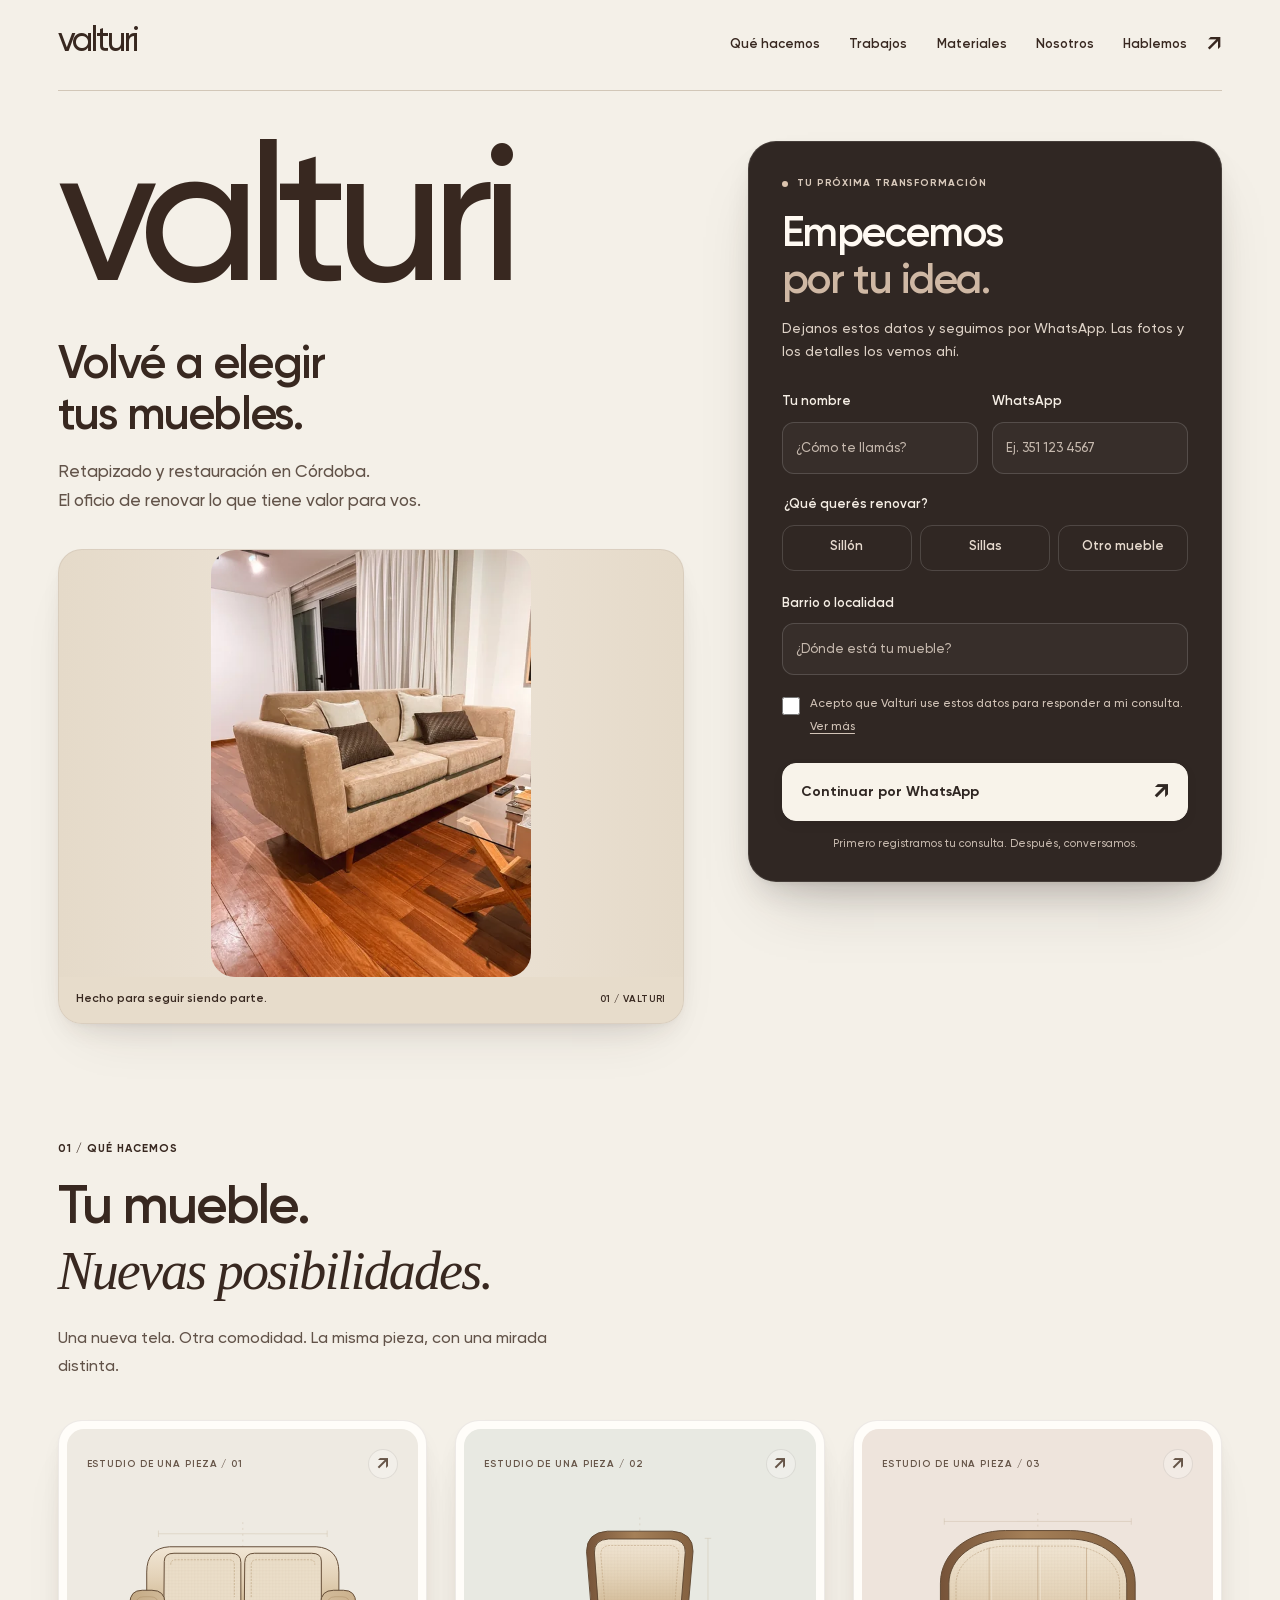
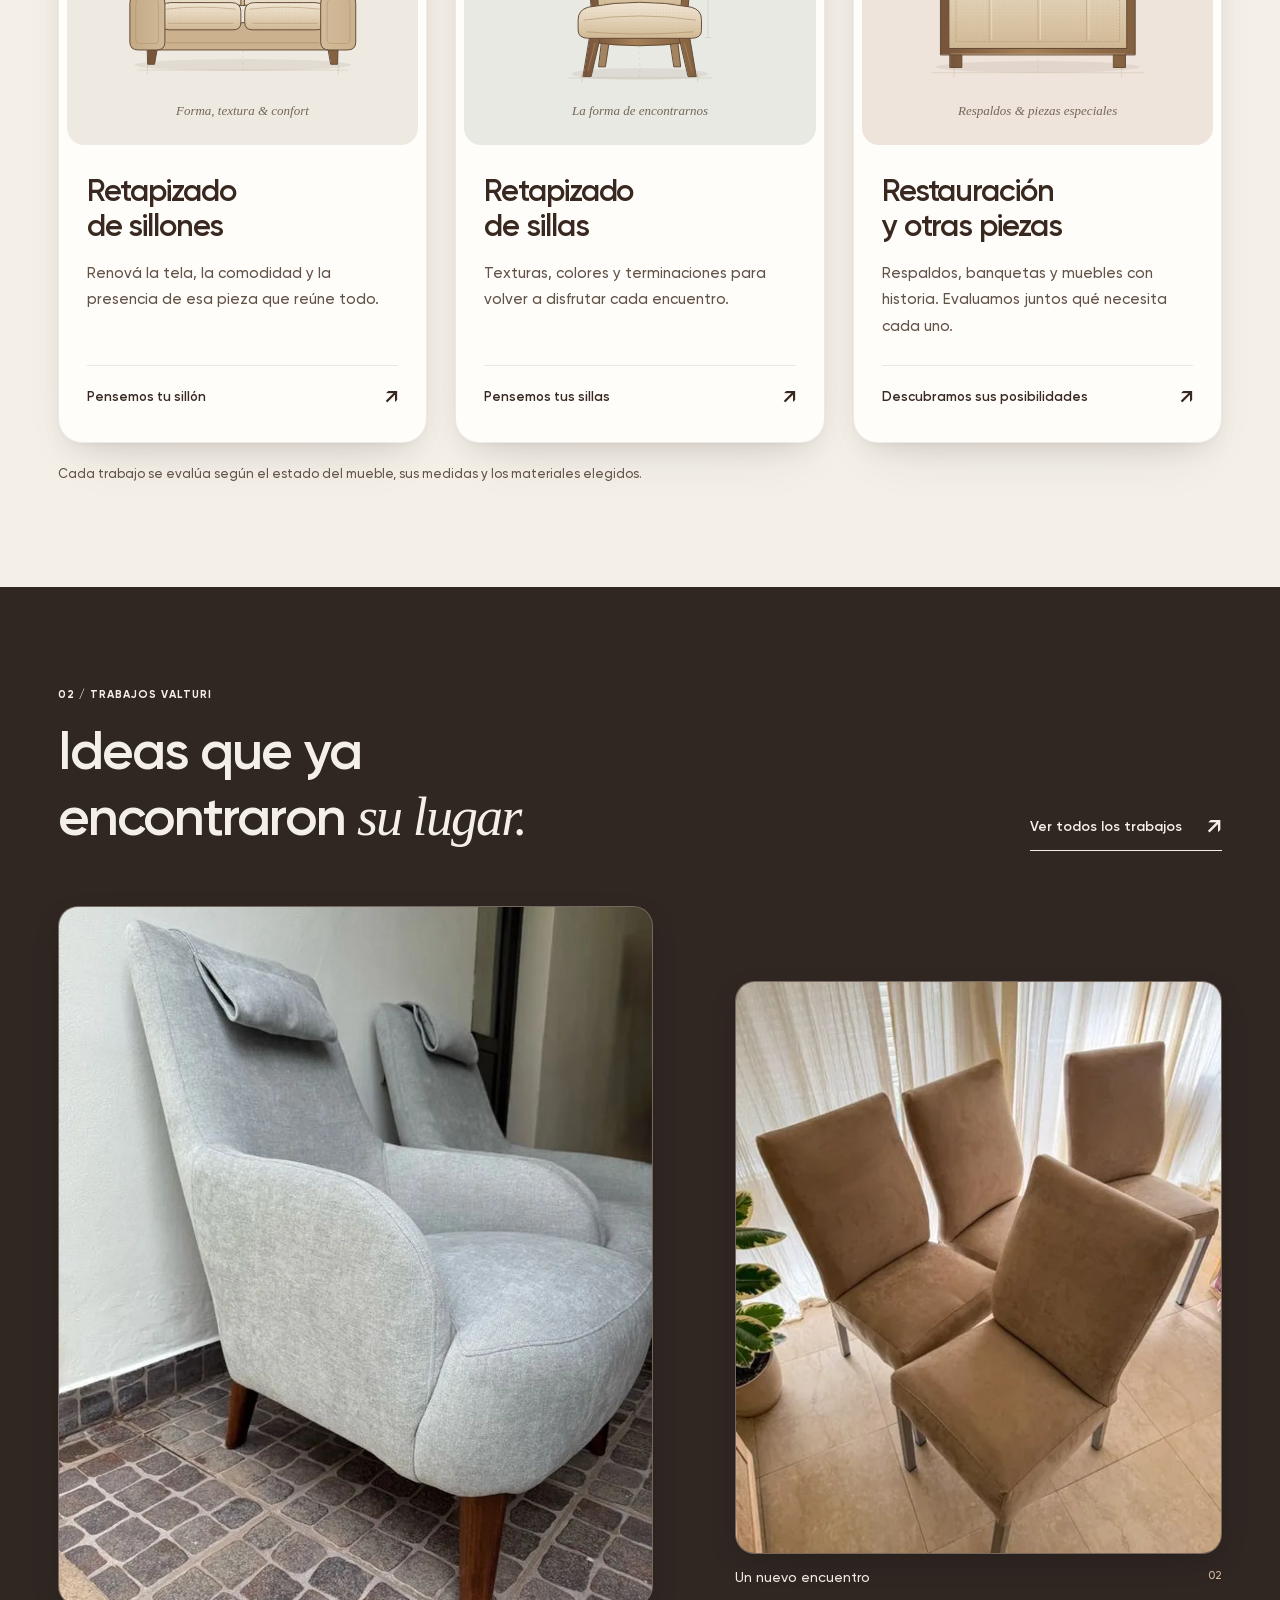
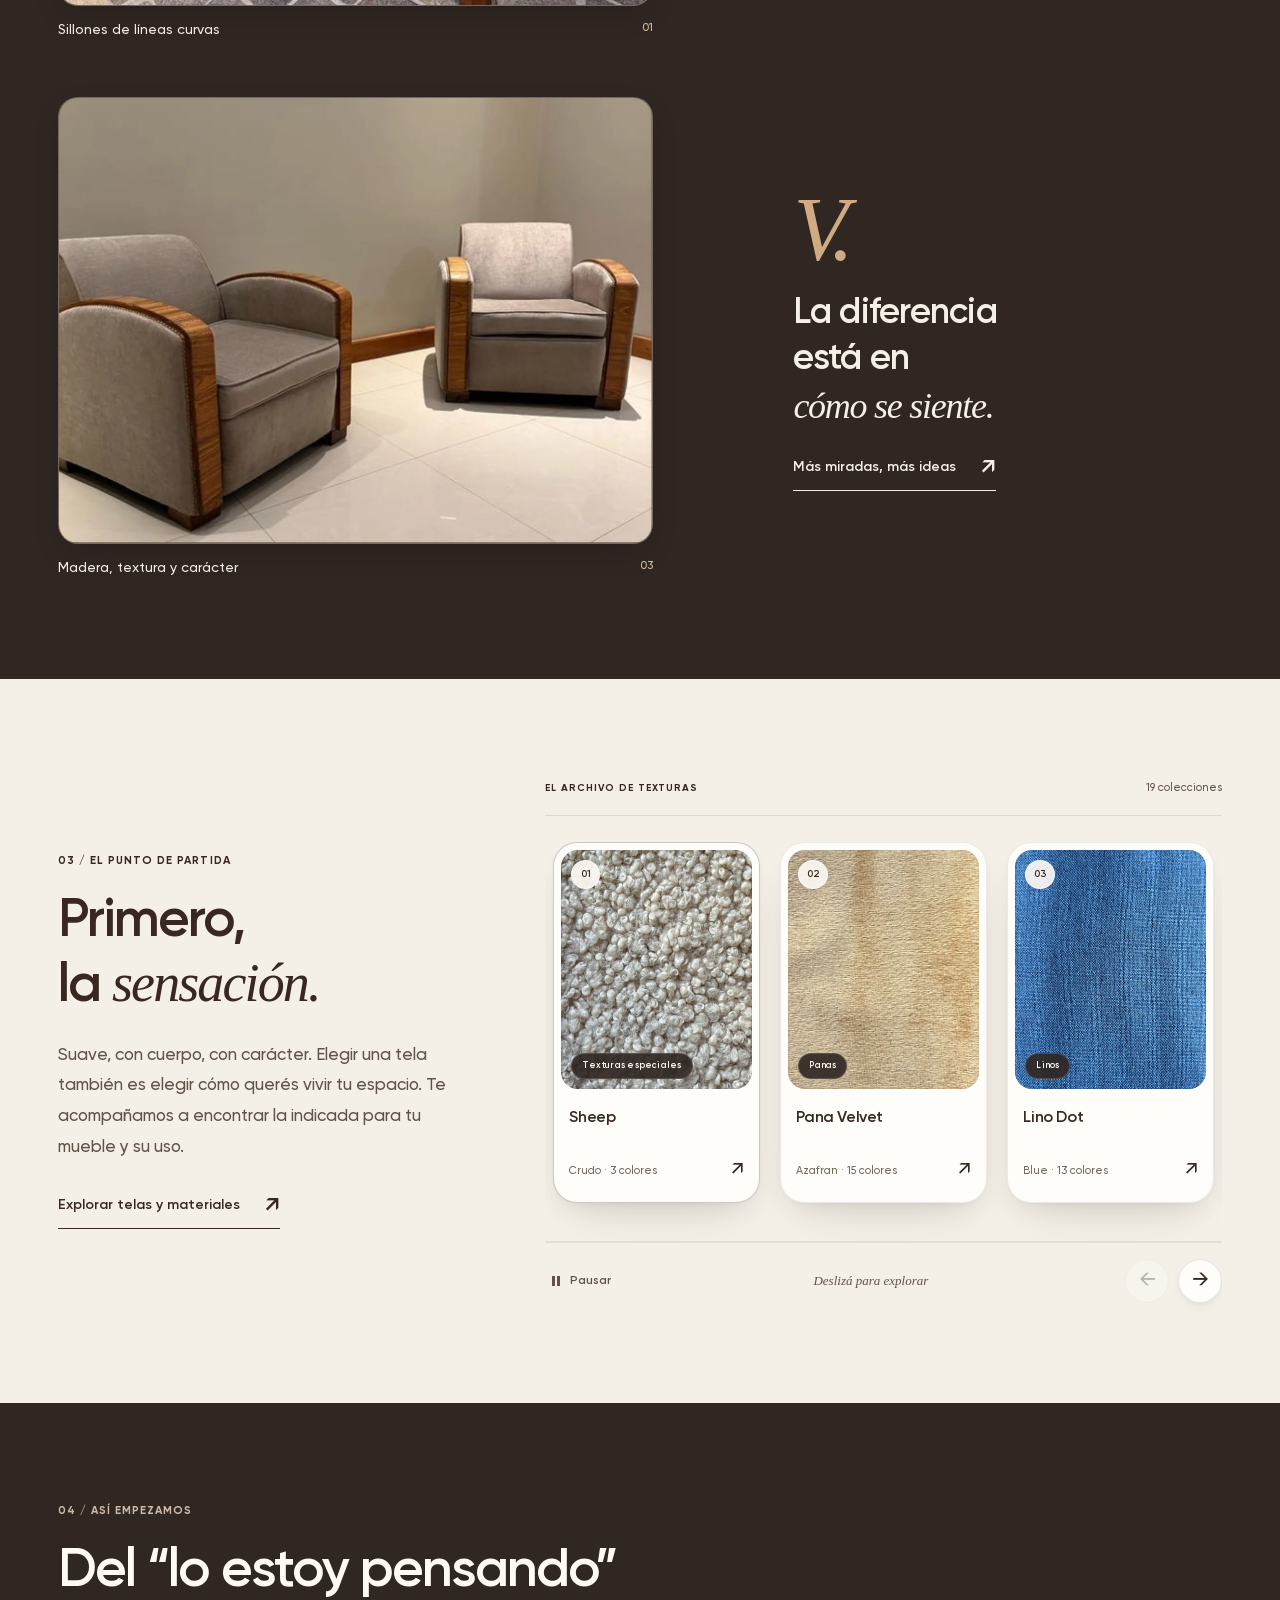
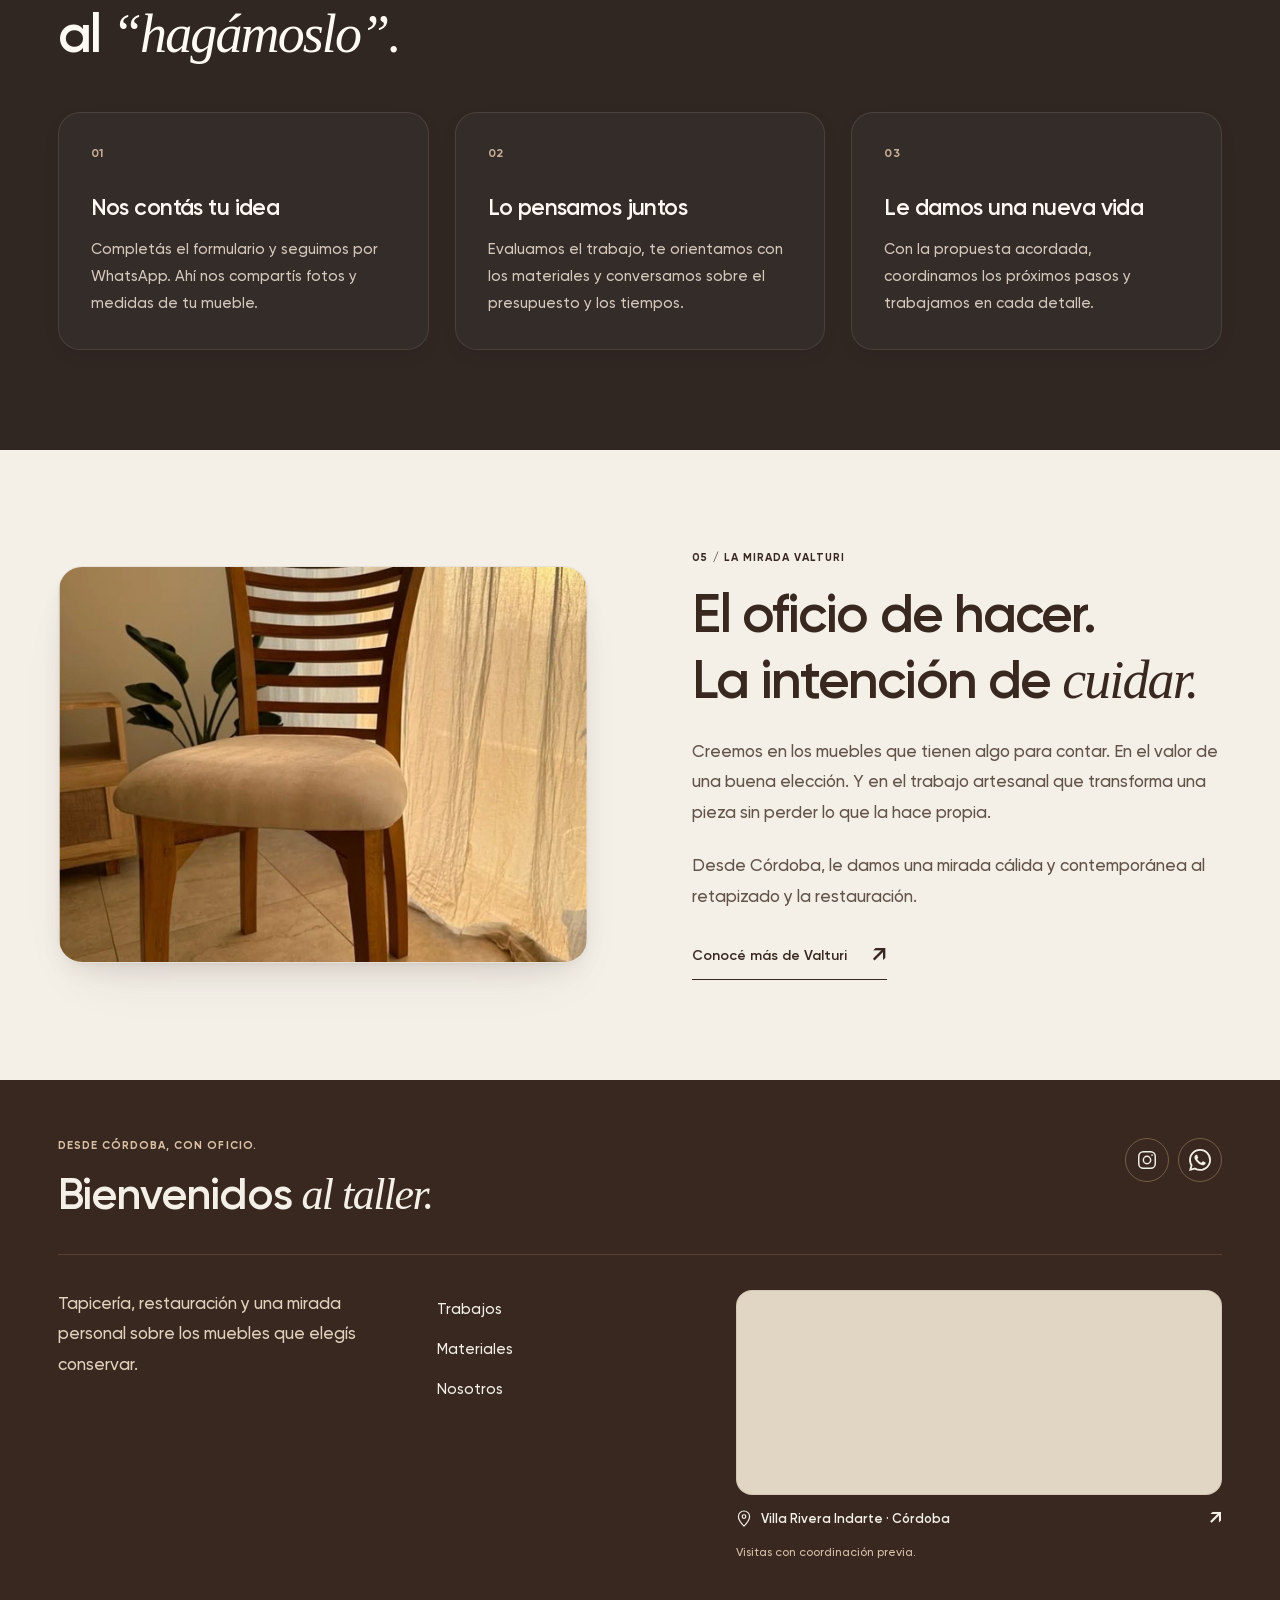
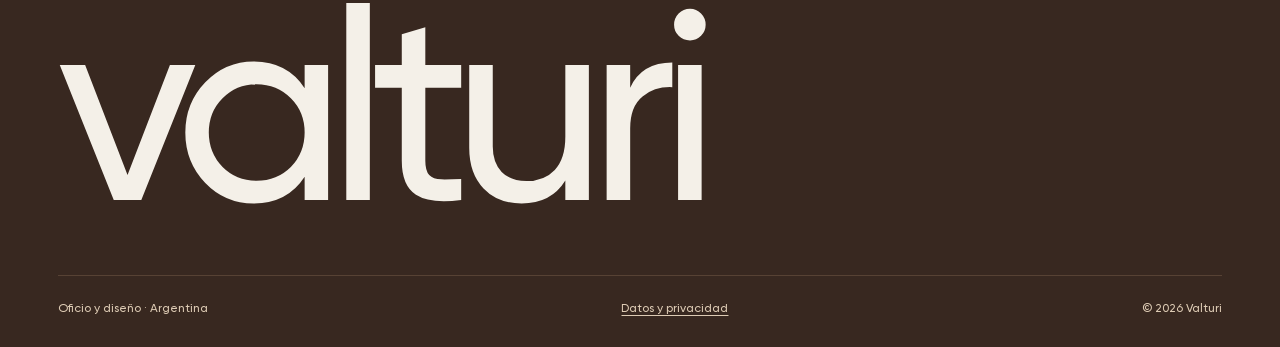
<file: index.html>
<!doctype html>
<html lang="es-AR">
<head>
  <meta charset="utf-8">
  <meta name="viewport" content="width=device-width, initial-scale=1">
  <title>Tapicería y retapizado en Córdoba | Valturi Tapizados</title>
  <meta name="description" content="Retapizado y restauración de muebles en Córdoba. Descubrí el oficio, las texturas y los trabajos de Valturi y contanos qué querés renovar.">
  <meta name="robots" content="index,follow,max-image-preview:large,max-snippet:-1,max-video-preview:-1">
  <meta name="theme-color" content="#f4f0e8">
  <link rel="canonical" href="https://web-valturi-1-55.vercel.app/">
  <meta property="og:locale" content="es_AR">
  <meta property="og:site_name" content="Valturi Tapizados">
  <meta property="og:title" content="Una nueva mirada para tus muebles · Valturi">
  <meta property="og:description" content="Oficio, texturas y una forma personal de habitar. Retapizado y restauración en Córdoba.">
  <meta property="og:type" content="website">
  <meta property="og:url" content="https://web-valturi-1-55.vercel.app/">
  <meta property="og:image" content="https://web-valturi-1-55.vercel.app/assets/home-work-05-900.webp">
  <meta property="og:image:alt" content="Sofá tapizado en tonos cálidos por Valturi">
  <meta name="twitter:card" content="summary_large_image">
  <link rel="icon" href="assets/favicon.svg" type="image/svg+xml">
  <link rel="preload" href="assets/fonts/Gilroy-Semibold.woff2" as="font" type="font/woff2" crossorigin>
  <link rel="preload" href="assets/fonts/Gilroy-Medium.woff2" as="font" type="font/woff2" crossorigin>
  <link rel="stylesheet" href="home.css?v=20261020-4">
  <script src="analytics.js" defer></script>
  <script src="home-form.js?v=20261020-4" defer></script>
  <script src="home-ui.js?v=20261020-4" defer></script>
  <script type="application/ld+json">{"@context":"https://schema.org","@graph":[{"@type":"LocalBusiness","@id":"https://web-valturi-1-55.vercel.app/#business","name":"Valturi Tapizados","url":"https://web-valturi-1-55.vercel.app/","telephone":"+543515930925","address":{"@type":"PostalAddress","addressLocality":"Córdoba","addressRegion":"Córdoba","addressCountry":"AR"},"areaServed":{"@type":"City","name":"Córdoba"},"sameAs":["https://instagram.com/valturi.tapizados"]},{"@type":"WebSite","@id":"https://web-valturi-1-55.vercel.app/#website","url":"https://web-valturi-1-55.vercel.app/","name":"Valturi Tapizados","inLanguage":"es-AR"},{"@type":"WebPage","url":"https://web-valturi-1-55.vercel.app/","name":"Tapicería y retapizado en Córdoba | Valturi Tapizados","inLanguage":"es-AR"}]}</script>
</head>
<body data-home-variant="home">
<svg xmlns="http://www.w3.org/2000/svg" class="svg-library" aria-hidden="true" focusable="false" width="0" height="0">
  <defs>
    <linearGradient id="v3-cloth" x1="0" y1="0" x2="0" y2="1"><stop stop-color="#f1e6d5"/><stop offset=".5" stop-color="#e4d3b9"/><stop offset="1" stop-color="#d1b995"/></linearGradient>
    <linearGradient id="v3-side" x1="0" y1="0" x2="1" y2="0"><stop stop-color="#c4aa85"/><stop offset=".45" stop-color="#e7d6bd"/><stop offset="1" stop-color="#cbb18d"/></linearGradient>
    <linearGradient id="v3-wood" x1="0" y1="0" x2="1" y2="0"><stop stop-color="#765339"/><stop offset=".45" stop-color="#a58058"/><stop offset="1" stop-color="#83603f"/></linearGradient>
    <pattern id="v3-weave" width="5" height="5" patternUnits="userSpaceOnUse"><path d="M0 1h5M1 0v5" stroke="#826548" stroke-width=".35" opacity=".14"/></pattern>
  </defs>
  <symbol id="sillon" viewBox="0 0 480 320">
    <g fill="none" stroke="#baa78b" stroke-width=".7" opacity=".65"><path d="M78 279h324M93 271v15m294-15v15M110 69h260m-260-5v10m260-10v10"/><path d="M240 51v230" stroke-dasharray="3 6"/></g>
    <ellipse cx="240" cy="271" rx="167" ry="9" fill="#60442d" opacity=".09"/>
    <g stroke="#624b35" stroke-width="1.5" stroke-linejoin="round" stroke-linecap="round">
      <path d="M93 236h17l-6 34H94Zm277 0h17l-1 34h-10Z" fill="url(#v3-wood)"/>
      <path d="M92 179v-51q0-37 35-39h226q35 2 35 39v51Z" fill="url(#v3-cloth)"/>
      <path d="M119 111q0-12 15-12h88q15 0 15 14v66H119Zm124 2q0-14 15-14h88q15 0 15 12v68H243Z" fill="#eaddc8"/>
      <path d="M119 111q0-12 15-12h88q15 0 15 14v66H119Zm124 2q0-14 15-14h88q15 0 15 12v68H243Z" fill="url(#v3-weave)" stroke="none"/>
      <path d="M129 116q0-7 8-7h82q8 0 8 8v49m26 0v-49q0-8 8-8h82q8 0 8 7" fill="none" stroke="#b79b76" stroke-width=".85" stroke-dasharray="2 3"/>
      <path d="M90 206h300v31q0 11-13 11H103q-13 0-13-11Z" fill="#cbb18d"/>
      <path d="M114 189q0-14 15-14h93q15 0 15 14v17q0 11-12 11h-98q-13 0-13-11Zm129 0q0-14 15-14h93q15 0 15 14v17q0 11-13 11h-98q-12 0-12-11Z" fill="url(#v3-cloth)"/>
      <path d="M114 189q0-14 15-14h93q15 0 15 14v17q0 11-12 11h-98q-13 0-13-11Zm129 0q0-14 15-14h93q15 0 15 14v17q0 11-13 11h-98q-12 0-12-11Z" fill="url(#v3-weave)" stroke="none"/>
      <path d="M125 207h100m30 0h100M122 185q51-6 107 0m22 0q53-6 107 0" fill="none" stroke="#b19470" stroke-width=".9"/>
      <path d="M66 176q0-20 19-20h15q20 0 20 20v60q0 12-13 12H79q-13 0-13-12Zm294 0q0-20 20-20h15q19 0 19 20v60q0 12-13 12h-28q-13 0-13-12Z" fill="url(#v3-side)"/>
      <path d="M75 179q0-13 12-13h11q12 0 12 13v54q0 5-5 5H80q-5 0-5-5Zm295 0q0-13 12-13h11q12 0 12 13v54q0 5-5 5h-25q-5 0-5-5Z" fill="none" stroke="#ab8c66" stroke-width=".75"/>
      <path d="M123 237h234" stroke="#9e815d" stroke-width=".8"/>
    </g>
  </symbol>
  <symbol id="sillas" viewBox="0 0 480 320">
    <g fill="none" stroke="#baa78b" stroke-width=".7" opacity=".65"><path d="M129 291h222M151 284v14m178-14v14M345 76v153m-5-153h10m-10 153h10"/><path d="M240 44v250" stroke-dasharray="3 6"/></g>
    <ellipse cx="240" cy="285" rx="105" ry="9" fill="#60442d" opacity=".09"/>
    <g stroke="#624b35" stroke-width="1.5" stroke-linejoin="round" stroke-linecap="round">
      <path d="M184 214h12l-9 60h-10Zm100 0h12l7 60h-10Z" fill="#a28560"/>
      <path d="M158 96q0-29 32-31h100q32 2 32 31l-9 104H167Z" fill="url(#v3-wood)"/>
      <path d="M170 98q-1-20 22-21h96q23 1 22 21l-7 89H177Z" fill="url(#v3-cloth)"/>
      <path d="M170 98q-1-20 22-21h96q23 1 22 21l-7 89H177Z" fill="url(#v3-weave)" stroke="none"/>
      <path d="M180 101q0-14 15-14h90q15 0 15 14l-6 75H186Z" fill="none" stroke="#b79b76" stroke-width=".8" stroke-dasharray="2 3"/>
      <path d="M164 218h152v18q-76 11-152 0Z" fill="url(#v3-wood)"/>
      <path d="M163 229h16l-14 60h-12Zm138 0h16l10 60h-12Z" fill="url(#v3-wood)"/>
      <path d="M145 201q0-15 16-19 79-15 158 0 16 4 16 19v17q0 12-16 12H161q-16 0-16-12Z" fill="url(#v3-cloth)"/>
      <path d="M145 201q0-15 16-19 79-15 158 0 16 4 16 19v17q0 12-16 12H161q-16 0-16-12Z" fill="url(#v3-weave)" stroke="none"/>
      <path d="M154 202q86-13 172 0m-168 18q82 7 164 0" fill="none" stroke="#ad8e66" stroke-width=".95"/>
      <path d="m171 238-11 42m149-42 11 42" stroke="#c4a17b" stroke-width=".7"/>
    </g>
  </symbol>
  <symbol id="otras-piezas" viewBox="0 0 480 320">
    <g fill="none" stroke="#baa78b" stroke-width=".7" opacity=".65"><path d="M76 283h328M111 275v15m258-15v15M96 50h288m-288-5v10m288-10v10"/><path d="M240 37v249" stroke-dasharray="3 6"/></g>
    <ellipse cx="240" cy="274" rx="157" ry="9" fill="#60442d" opacity=".09"/>
    <g stroke="#624b35" stroke-width="1.5" stroke-linejoin="round" stroke-linecap="round">
      <path d="M105 243h18v32h-18Zm252 0h18v32h-18Z" fill="url(#v3-wood)"/>
      <path d="M90 255V145c0-48 46-81 100-81h100c54 0 100 33 100 81v110Z" fill="url(#v3-wood)"/>
      <path d="M103 245V146c0-40 40-69 88-69h98c48 0 88 29 88 69v99Z" fill="url(#v3-cloth)"/>
      <path d="M103 245V146c0-40 40-69 88-69h98c48 0 88 29 88 69v99Z" fill="url(#v3-weave)" stroke="none"/>
      <path d="M114 235v-88c0-34 35-59 78-59h96c43 0 78 25 78 59v88Z" fill="none" stroke="#b19470" stroke-width=".8" stroke-dasharray="2 3"/>
      <path d="M165 91v144m75-147v147m75-144v144" fill="none" stroke="#bea280" stroke-width="1"/>
      <path d="M169 94v137m75-139v139m75-137v137" fill="none" stroke="#f3e8d8" stroke-width="1.15" opacity=".7"/>
      <path d="M106 254h268" fill="none" stroke="#cba77d" stroke-width=".8"/>
    </g>
  </symbol>
</svg>

  <a class="skip-link" href="#contenido">Ir al contenido</a>
  <header class="site-header wrap">
    <a class="wordmark header-brand" href="/" aria-label="Valturi, ir al inicio">valturi</a>
    <nav class="desktop-nav" aria-label="Principal">
      <a href="#servicios">Qué hacemos</a>
      <a href="/trabajos.html">Trabajos</a>
      <a href="/materiales.html">Materiales</a>

      <a href="/nosotros.html">Nosotros</a>
      <a class="nav-contact" href="#consulta">Hablemos <span aria-hidden="true">↗</span></a>
    </nav>
    <button class="menu-toggle" id="menu-toggle" type="button" aria-label="Abrir menú" aria-controls="mobile-menu" aria-expanded="false"><svg viewBox="0 0 24 24" width="24" height="24" fill="none" stroke="currentColor" stroke-width="1.8" stroke-linecap="round" aria-hidden="true" focusable="false"><path d="M3 8h18M3 16h18"/></svg></button>
  </header>

  <main id="contenido">
    <section class="hero wrap" aria-labelledby="hero-title">
      <div class="hero-intro">
        <div class="wordmark hero-wordmark" aria-hidden="true">valturi</div>
        <h1 id="hero-title">Volvé a elegir <br>tus muebles.</h1>
        <p class="hero-description">Retapizado y restauración en Córdoba.<br>El oficio de renovar lo que tiene valor para vos.</p>
      </div>

      <div class="inquiry" id="consulta">
        <div class="form-heading"><span class="eyebrow">Tu próxima transformación</span><span class="tiny-arrow" aria-hidden="true">↗</span></div>
        <h2>Empecemos <br><span>por tu idea.</span></h2>
        <p class="form-intro">Dejanos estos datos y seguimos por WhatsApp. Las fotos y los detalles los vemos ahí.</p>
        <form data-clarity-mask="true" id="lead-form" method="post" action="/api/home2-leads" aria-describedby="form-privacy">
          <div class="field-row">
            <div class="field"><label for="lead-name">Tu nombre</label><input id="lead-name" name="name" autocomplete="given-name" minlength="2" maxlength="80" placeholder="¿Cómo te llamás?" required></div>
            <div class="field"><label for="lead-phone">WhatsApp</label><input id="lead-phone" name="phone" type="tel" autocomplete="tel" inputmode="tel" minlength="8" maxlength="30" placeholder="Ej. 351 123 4567" aria-describedby="phone-hint" required><span class="sr-only" id="phone-hint">Ingresá entre 8 y 15 dígitos, con código de área.</span></div>
          </div>
          <fieldset class="furniture-field"><legend>¿Qué querés renovar?</legend><div class="furniture-options">
            <label><input type="radio" name="furniture" value="sillon" required><span>Sillón</span></label>
            <label><input type="radio" name="furniture" value="sillas"><span>Sillas</span></label>
            <label><input type="radio" name="furniture" value="otro"><span>Otro mueble</span></label>
          </div></fieldset>
          <div class="field"><label for="lead-location">Barrio o localidad</label><input id="lead-location" name="location" autocomplete="address-level2" minlength="2" maxlength="100" placeholder="¿Dónde está tu mueble?" required></div>
          <div class="bot-field" aria-hidden="true"><label for="lead-website">Dejá este campo vacío</label><input id="lead-website" name="website" tabindex="-1" autocomplete="off"></div>
          <div class="consent"><input id="lead-consent" type="checkbox" name="consent" required><div><label for="lead-consent">Acepto que Valturi use estos datos para responder a mi consulta.</label> <button class="privacy-trigger" type="button" data-privacy>Ver más</button></div></div>
          <button class="button button-dark submit-button" type="submit"><span data-submit-label>Continuar por WhatsApp</span><span aria-hidden="true">↗</span></button>
          <p class="form-note" id="form-privacy">Primero registramos tu consulta. Después, conversamos.</p>
          <div id="form-status" class="form-status" role="status" aria-live="polite" tabindex="-1" hidden></div>
          <a id="whatsapp-followup" class="recovery-link" href="https://wa.me/543515930925?text=Hola%20Valturi%2C%20quiero%20consultar%20por%20un%20retapizado." rel="noreferrer" hidden>Continuar por WhatsApp</a>
          <noscript><p>Para registrar tu consulta activá JavaScript. También podés <a href="https://wa.me/543515930925">escribirnos directamente por WhatsApp</a>.</p></noscript>
        </form>
      </div>

      <figure class="hero-photo">
        <img src="assets/home-work-05-900.webp" srcset="assets/home-work-05-480.webp 480w, assets/home-work-05-900.webp 900w" sizes="(min-width: 1000px) 400px, (min-width: 760px) 650px, calc(100vw - 36px)" width="900" height="1200" alt="Sofá de dos cuerpos tapizado en tono arena, con almohadones y patas de madera" fetchpriority="high" decoding="async">
        <figcaption><span>Hecho para seguir siendo parte.</span><span aria-hidden="true">01 / Valturi</span></figcaption>
      </figure>
    </section>

    <section class="services section wrap" id="servicios" aria-labelledby="services-title">
      <div class="section-heading"><p class="eyebrow">01 / Qué hacemos</p><h2 id="services-title">Tu mueble.<br><span class="serif-word">Nuevas posibilidades.</span></h2><p class="section-description">Una nueva tela. Otra comodidad. La misma pieza, con una mirada distinta.</p></div>
      <div class="service-grid">
        <a class="service-card" href="#consulta" data-furniture="sillon"><div class="service-drawing"><span class="service-top"><span>Estudio de una pieza / 01</span><span aria-hidden="true">↗</span></span><svg class="service-sketch" viewBox="0 0 480 320" aria-hidden="true"><use href="#sillon"></use></svg><span class="sketch-caption">Forma, textura &amp; confort</span></div><div class="service-copy"><h3>Retapizado <br>de sillones</h3><p>Renová la tela, la comodidad y la presencia de esa pieza que reúne todo.</p><span class="service-link">Pensemos tu sillón <span aria-hidden="true">↗</span></span></div></a>
        <a class="service-card" href="#consulta" data-furniture="sillas"><div class="service-drawing"><span class="service-top"><span>Estudio de una pieza / 02</span><span aria-hidden="true">↗</span></span><svg class="service-sketch" viewBox="0 0 480 320" aria-hidden="true"><use href="#sillas"></use></svg><span class="sketch-caption">La forma de encontrarnos</span></div><div class="service-copy"><h3>Retapizado <br>de sillas</h3><p>Texturas, colores y terminaciones para volver a disfrutar cada encuentro.</p><span class="service-link">Pensemos tus sillas <span aria-hidden="true">↗</span></span></div></a>
        <a class="service-card" href="#consulta" data-furniture="otro"><div class="service-drawing"><span class="service-top"><span>Estudio de una pieza / 03</span><span aria-hidden="true">↗</span></span><svg class="service-sketch" viewBox="0 0 480 320" aria-hidden="true"><use href="#otras-piezas"></use></svg><span class="sketch-caption">Respaldos &amp; piezas especiales</span></div><div class="service-copy"><h3>Restauración <br>y otras piezas</h3><p>Respaldos, banquetas y muebles con historia. Evaluamos juntos qué necesita cada uno.</p><span class="service-link">Descubramos sus posibilidades <span aria-hidden="true">↗</span></span></div></a>
      </div>
      <p class="section-footnote">Cada trabajo se evalúa según el estado del mueble, sus medidas y los materiales elegidos.</p>
    </section>

    <section class="work-section" id="trabajos" aria-labelledby="work-title">
      <div class="wrap section">
        <div class="section-heading work-heading"><div><p class="eyebrow">02 / Trabajos Valturi</p><h2 id="work-title">Ideas que ya<br>encontraron <span class="serif-word">su lugar.</span></h2></div><a class="text-link" href="trabajos.html">Ver todos los trabajos <span aria-hidden="true">↗</span></a></div>
        <div class="project-grid">
          <figure class="project project-large"><div class="project-image"><img src="assets/home-work-03-900.webp" srcset="assets/home-work-03-480.webp 480w, assets/home-work-03-900.webp 900w" sizes="(max-width: 760px) calc(100vw - 36px), 50vw" width="900" height="1200" loading="lazy" decoding="async" alt="Par de sillones grises de líneas curvas, apoyabrazos integrados y patas de madera"></div><figcaption><span>Sillones de líneas curvas</span><span>01</span></figcaption></figure>
          <figure class="project project-small"><div class="project-image"><img src="assets/home-work-02-480.webp" width="480" height="640" loading="lazy" decoding="async" alt="Cuatro sillas de comedor retapizadas en tono cálido"></div><figcaption><span>Un nuevo encuentro</span><span>02</span></figcaption></figure>
          <figure class="project project-wide"><div class="project-image rotated-frame"><img class="turn-image" src="assets/home-work-01-900.webp" srcset="assets/home-work-01-480.webp 480w, assets/home-work-01-900.webp 900w" sizes="(max-width: 760px) calc(100vw - 36px), 60vw" width="900" height="1200" loading="lazy" decoding="async" alt="Par de sillones con estructura de madera y tapizado gris"></div><figcaption><span>Madera, textura y carácter</span><span>03</span></figcaption></figure>
          <div class="project-note"><span class="detail-number" aria-hidden="true">V.</span><p>La diferencia<br>está en <span class="serif-word">cómo se siente.</span></p><a class="text-link" href="trabajos.html">Más miradas, más ideas <span aria-hidden="true">↗</span></a></div>
        </div>
      </div>
    </section>

    <section class="materials-section section wrap" id="materiales" aria-labelledby="materials-title">
      <div class="materials-intro"><p class="eyebrow">03 / El punto de partida</p><h2 id="materials-title">Primero, <br>la <span class="serif-word">sensación.</span></h2><p class="body-copy">Suave, con cuerpo, con carácter. Elegir una tela también es elegir cómo querés vivir tu espacio. Te acompañamos a encontrar la indicada para tu mueble y su uso.</p><a class="text-link" href="materiales.html">Explorar telas y materiales <span aria-hidden="true">↗</span></a></div>
      <div class="material-carousel" id="material-carousel" role="region" aria-roledescription="carrusel" aria-label="Muestrario de telas y materiales">
        <div class="sample-heading"><span class="eyebrow">El archivo de texturas</span><span class="sample-count" id="sample-count">19 colecciones</span></div>
        <div class="swatch-track" id="swatch-track" tabindex="0" aria-label="Deslizá para explorar los materiales. También podés usar las flechas del teclado.">
          <a class="swatch-card is-current" href="/materiales/sheep.html" data-material="sheep" data-family="texturas"><div class="sample-fabric"><img src="assets/materials/sheep/crudo-main.webp" alt="Sheep: trama en color Crudo" width="300" height="380" loading="lazy" decoding="async" fetchpriority="low"><span class="sample-tag" aria-hidden="true">01</span><span class="sample-family">Texturas especiales</span></div><span class="sample-label"><span class="swatch-name">Sheep</span><span class="swatch-note">Crudo · 3 colores <span aria-hidden="true">↗</span></span></span></a>
          <a class="swatch-card" href="/materiales/pana-velvet.html" data-material="pana-velvet" data-family="panas"><div class="sample-fabric"><img src="assets/materials/pana-velvet/azafran-main.webp" alt="Pana Velvet: trama en color Azafran" width="300" height="380" loading="lazy" decoding="async" fetchpriority="low"><span class="sample-tag" aria-hidden="true">02</span><span class="sample-family">Panas</span></div><span class="sample-label"><span class="swatch-name">Pana Velvet</span><span class="swatch-note">Azafran · 15 colores <span aria-hidden="true">↗</span></span></span></a>
          <a class="swatch-card" href="/materiales/lino-dot.html" data-material="lino-dot" data-family="linos"><div class="sample-fabric"><img src="assets/materials/lino-dot/blue-main.webp" alt="Lino Dot: trama en color Blue" width="300" height="380" loading="lazy" decoding="async" fetchpriority="low"><span class="sample-tag" aria-hidden="true">03</span><span class="sample-family">Linos</span></div><span class="sample-label"><span class="swatch-name">Lino Dot</span><span class="swatch-note">Blue · 13 colores <span aria-hidden="true">↗</span></span></span></a>
          <a class="swatch-card" href="/materiales/cuero-vacuno-mantra.html" data-material="cuero-vacuno-mantra" data-family="cuero"><div class="sample-fabric"><img src="assets/materials/cuero-vacuno-mantra/chocolate-main.webp" alt="Cuero vacuno Mantra: trama en color Chocolate" width="300" height="380" loading="lazy" decoding="async" fetchpriority="low"><span class="sample-tag" aria-hidden="true">04</span><span class="sample-family">Cuero vacuno</span></div><span class="sample-label"><span class="swatch-name">Cuero vacuno Mantra</span><span class="swatch-note">Chocolate · 5 colores <span aria-hidden="true">↗</span></span></span></a>
          <a class="swatch-card" href="/materiales/lino-boucle-largo.html" data-material="lino-boucle-largo" data-family="linos"><div class="sample-fabric"><img src="assets/materials/lino-boucle-largo/beige-main.webp" alt="Lino Bouclé largo: trama en color Beige" width="300" height="380" loading="lazy" decoding="async" fetchpriority="low"><span class="sample-tag" aria-hidden="true">05</span><span class="sample-family">Linos</span></div><span class="sample-label"><span class="swatch-name">Lino Bouclé largo</span><span class="swatch-note">Beige · 8 colores <span aria-hidden="true">↗</span></span></span></a>
          <a class="swatch-card" href="/materiales/pana-panne.html" data-material="pana-panne" data-family="panas"><div class="sample-fabric"><img src="assets/materials/pana-panne/dulce-de-leche-main.webp" alt="Pana Panne: trama en color Dulce de leche" width="300" height="380" loading="lazy" decoding="async" fetchpriority="low"><span class="sample-tag" aria-hidden="true">06</span><span class="sample-family">Panas</span></div><span class="sample-label"><span class="swatch-name">Pana Panne</span><span class="swatch-note">Dulce de leche · 16 colores <span aria-hidden="true">↗</span></span></span></a>
          <a class="swatch-card" href="/materiales/cuerina-marbella.html" data-material="cuerina-marbella" data-family="cuerinas"><div class="sample-fabric"><img src="assets/materials/cuerina-marbella/arena-main.webp" alt="Cuerina Marbella: trama en color Arena" width="300" height="380" loading="lazy" decoding="async" fetchpriority="low"><span class="sample-tag" aria-hidden="true">07</span><span class="sample-family">Cuerinas</span></div><span class="sample-label"><span class="swatch-name">Cuerina Marbella</span><span class="swatch-note">Arena · 10 colores <span aria-hidden="true">↗</span></span></span></a>
          <a class="swatch-card" href="/materiales/pana-thor.html" data-material="pana-thor" data-family="panas"><div class="sample-fabric"><img src="assets/materials/pana-thor/alga-main.webp" alt="Pana Thor: trama en color Alga" width="300" height="380" loading="lazy" decoding="async" fetchpriority="low"><span class="sample-tag" aria-hidden="true">08</span><span class="sample-family">Panas</span></div><span class="sample-label"><span class="swatch-name">Pana Thor</span><span class="swatch-note">Alga · 9 colores <span aria-hidden="true">↗</span></span></span></a>
          <a class="swatch-card" href="/materiales/lino-mecha.html" data-material="lino-mecha" data-family="linos"><div class="sample-fabric"><img src="assets/materials/lino-mecha/arena-main.webp" alt="Lino Mecha: trama en color Arena" width="300" height="380" loading="lazy" decoding="async" fetchpriority="low"><span class="sample-tag" aria-hidden="true">09</span><span class="sample-family">Linos</span></div><span class="sample-label"><span class="swatch-name">Lino Mecha</span><span class="swatch-note">Arena · 16 colores <span aria-hidden="true">↗</span></span></span></a>
          <a class="swatch-card" href="/materiales/cuero-vacuno-riviera.html" data-material="cuero-vacuno-riviera" data-family="cuero"><div class="sample-fabric"><img src="assets/materials/cuero-vacuno-riviera/angora-main.webp" alt="Cuero vacuno Riviera: trama en color Angora" width="300" height="380" loading="lazy" decoding="async" fetchpriority="low"><span class="sample-tag" aria-hidden="true">10</span><span class="sample-family">Cuero vacuno</span></div><span class="sample-label"><span class="swatch-name">Cuero vacuno Riviera</span><span class="swatch-note">Angora · 16 colores <span aria-hidden="true">↗</span></span></span></a>
          <a class="swatch-card" href="/materiales/pana-hulk.html" data-material="pana-hulk" data-family="panas"><div class="sample-fabric"><img src="assets/materials/pana-hulk/dijon-main.webp" alt="Pana Hulk: trama en color Dijon" width="300" height="380" loading="lazy" decoding="async" fetchpriority="low"><span class="sample-tag" aria-hidden="true">11</span><span class="sample-family">Panas</span></div><span class="sample-label"><span class="swatch-name">Pana Hulk</span><span class="swatch-note">Dijon · 12 colores <span aria-hidden="true">↗</span></span></span></a>
          <a class="swatch-card" href="/materiales/cuerina-legards.html" data-material="cuerina-legards" data-family="cuerinas"><div class="sample-fabric"><img src="assets/materials/cuerina-legards/grey-main.webp" alt="Cuerina Legards: trama en color Grey" width="300" height="380" loading="lazy" decoding="async" fetchpriority="low"><span class="sample-tag" aria-hidden="true">12</span><span class="sample-family">Cuerinas</span></div><span class="sample-label"><span class="swatch-name">Cuerina Legards</span><span class="swatch-note">Grey · 5 colores <span aria-hidden="true">↗</span></span></span></a>
          <a class="swatch-card" href="/materiales/lino-scandal.html" data-material="lino-scandal" data-family="linos"><div class="sample-fabric"><img src="assets/materials/lino-scandal/coral-main.webp" alt="Lino Scandal: trama en color Coral" width="300" height="380" loading="lazy" decoding="async" fetchpriority="low"><span class="sample-tag" aria-hidden="true">13</span><span class="sample-family">Linos</span></div><span class="sample-label"><span class="swatch-name">Lino Scandal</span><span class="swatch-note">Coral · 11 colores <span aria-hidden="true">↗</span></span></span></a>
          <a class="swatch-card" href="/materiales/pana-velutti.html" data-material="pana-velutti" data-family="panas"><div class="sample-fabric"><img src="assets/materials/pana-velutti/almond-main.webp" alt="Pana Velutti: trama en color Almond" width="300" height="380" loading="lazy" decoding="async" fetchpriority="low"><span class="sample-tag" aria-hidden="true">14</span><span class="sample-family">Panas</span></div><span class="sample-label"><span class="swatch-name">Pana Velutti</span><span class="swatch-note">Almond · 10 colores <span aria-hidden="true">↗</span></span></span></a>
          <a class="swatch-card" href="/materiales/cuero-vacuno-novapelli.html" data-material="cuero-vacuno-novapelli" data-family="cuero"><div class="sample-fabric"><img src="assets/materials/cuero-vacuno-novapelli/moss-main.webp" alt="Cuero vacuno Novapelli: trama en color Moss" width="300" height="380" loading="lazy" decoding="async" fetchpriority="low"><span class="sample-tag" aria-hidden="true">15</span><span class="sample-family">Cuero vacuno</span></div><span class="sample-label"><span class="swatch-name">Cuero vacuno Novapelli</span><span class="swatch-note">Moss · 2 colores <span aria-hidden="true">↗</span></span></span></a>
          <a class="swatch-card" href="/materiales/lino-spazio.html" data-material="lino-spazio" data-family="linos"><div class="sample-fabric"><img src="assets/materials/lino-spazio/africano-main.webp" alt="Lino Spazio: trama en color Africano" width="300" height="380" loading="lazy" decoding="async" fetchpriority="low"><span class="sample-tag" aria-hidden="true">16</span><span class="sample-family">Linos</span></div><span class="sample-label"><span class="swatch-name">Lino Spazio</span><span class="swatch-note">Africano · 17 colores <span aria-hidden="true">↗</span></span></span></a>
          <a class="swatch-card" href="/materiales/cuerina-nebraska.html" data-material="cuerina-nebraska" data-family="cuerinas"><div class="sample-fabric"><img src="assets/materials/cuerina-nebraska/chocolate-main.webp" alt="Cuerina Nebraska: trama en color Chocolate" width="300" height="380" loading="lazy" decoding="async" fetchpriority="low"><span class="sample-tag" aria-hidden="true">17</span><span class="sample-family">Cuerinas</span></div><span class="sample-label"><span class="swatch-name">Cuerina Nebraska</span><span class="swatch-note">Chocolate · 9 colores <span aria-hidden="true">↗</span></span></span></a>
          <a class="swatch-card" href="/materiales/cuero-vacuno-stragrain.html" data-material="cuero-vacuno-stragrain" data-family="cuero"><div class="sample-fabric"><img src="assets/materials/cuero-vacuno-stragrain/biscuit-main.webp" alt="Cuero vacuno Stragrain: trama en color Biscuit" width="300" height="380" loading="lazy" decoding="async" fetchpriority="low"><span class="sample-tag" aria-hidden="true">18</span><span class="sample-family">Cuero vacuno</span></div><span class="sample-label"><span class="swatch-name">Cuero vacuno Stragrain</span><span class="swatch-note">Biscuit · 8 colores <span aria-hidden="true">↗</span></span></span></a>
          <a class="swatch-card" href="/materiales/cuerina-dakota.html" data-material="cuerina-dakota" data-family="cuerinas"><div class="sample-fabric"><img src="assets/materials/cuerina-dakota/color-2-main.webp" alt="Cuerina Dakota: trama en color Color 2" width="300" height="380" loading="lazy" decoding="async" fetchpriority="low"><span class="sample-tag" aria-hidden="true">19</span><span class="sample-family">Cuerinas</span></div><span class="sample-label"><span class="swatch-name">Cuerina Dakota</span><span class="swatch-note">Color 2 · 7 colores <span aria-hidden="true">↗</span></span></span></a>
        </div>
        <div class="sample-progress" aria-hidden="true"><span data-carousel-progress></span></div>
        <div class="sample-controls" data-carousel-controls hidden><button class="carousel-play" type="button" id="sample-play" aria-label="Pausar movimiento de materiales" aria-pressed="true"><svg width="12" height="12" viewBox="0 0 12 12" fill="currentColor" aria-hidden="true"><path class="pause-shape" d="M2 1h3v10H2zm5 0h3v10H7z"/><path class="play-shape" d="m3 1 8 5-8 5z"/></svg><span data-play-label>Pausar</span></button><span class="sample-instruction">Deslizá para explorar</span><div class="sample-arrows"><button type="button" id="sample-prev" aria-label="Ver materiales anteriores" aria-controls="swatch-track">←</button><button type="button" id="sample-next" aria-label="Ver más materiales" aria-controls="swatch-track">→</button></div></div>
        <p id="sample-announcement" class="sr-only" aria-live="polite" aria-atomic="true"></p>
      </div>
    </section>

    <section class="process-section" aria-labelledby="process-title"><div class="wrap section">
      <div class="section-heading"><p class="eyebrow">04 / Así empezamos</p><h2 id="process-title">Del “lo estoy pensando”<br>al <span class="serif-word">“hagámoslo”.</span></h2></div>
      <ol class="process-grid"><li><span class="step-number">01</span><h3>Nos contás tu idea</h3><p>Completás el formulario y seguimos por WhatsApp. Ahí nos compartís fotos y medidas de tu mueble.</p></li><li><span class="step-number">02</span><h3>Lo pensamos juntos</h3><p>Evaluamos el trabajo, te orientamos con los materiales y conversamos sobre el presupuesto y los tiempos.</p></li><li><span class="step-number">03</span><h3>Le damos una nueva vida</h3><p>Con la propuesta acordada, coordinamos los próximos pasos y trabajamos en cada detalle.</p></li></ol>
    </div></section>

    <section class="about-section section wrap" id="nosotros" aria-labelledby="about-title">
      <figure class="about-photo rotated-frame"><img class="turn-image" src="assets/home-work-04-900.webp" width="900" height="1200" loading="lazy" decoding="async" alt="Detalle de una silla de madera con asiento tapizado en tono natural"></figure>
      <div class="about-copy"><p class="eyebrow">05 / La mirada Valturi</p><h2 id="about-title">El oficio de hacer.<br>La intención de <span class="serif-word">cuidar.</span></h2><p class="body-copy">Creemos en los muebles que tienen algo para contar. En el valor de una buena elección. Y en el trabajo artesanal que transforma una pieza sin perder lo que la hace propia.</p><p class="body-copy">Desde Córdoba, le damos una mirada cálida y contemporánea al retapizado y la restauración.</p><a class="text-link" href="nosotros.html">Conocé más de Valturi <span aria-hidden="true">↗</span></a></div>
    </section>

  </main>

  <footer class="site-footer"><div class="wrap footer-inner">
    <div class="footer-heading"><div><p class="eyebrow">Desde Córdoba, con oficio.</p><h2>Bienvenidos <span class="serif-word">al taller.</span></h2></div><div class="social-links"><a href="https://www.instagram.com/valturi.tapizados/" target="_blank" rel="noopener noreferrer" aria-label="Valturi en Instagram"><svg viewBox="0 0 24 24" fill="none" stroke="currentColor" stroke-width="1.6" aria-hidden="true"><rect x="3" y="3" width="18" height="18" rx="5"/><circle cx="12" cy="12" r="4"/><circle cx="17.5" cy="6.7" r=".9" fill="currentColor" stroke="none"/></svg></a><a href="#consulta" aria-label="Consultar a Valturi por WhatsApp"><svg viewBox="0 0 24 24" fill="currentColor" aria-hidden="true" focusable="false"><path d="M20.52 3.48A11.9 11.9 0 0 0 12.05 0C5.46 0 .1 5.36.1 11.95c0 2.1.55 4.16 1.6 5.97L0 24l6.23-1.63a12 12 0 0 0 5.82 1.48h.01C18.65 23.85 24 18.5 24 11.91c0-3.19-1.24-6.18-3.48-8.43Zm-8.47 18.35a9.94 9.94 0 0 1-5.07-1.39l-.36-.21-3.7.97.99-3.61-.24-.37a9.92 9.92 0 0 1-1.52-5.27c0-5.48 4.46-9.94 9.95-9.94 2.65 0 5.14 1.03 7.01 2.91a9.87 9.87 0 0 1 2.91 7.02c0 5.48-4.46 9.89-9.97 9.89Zm5.46-7.45c-.3-.15-1.77-.87-2.04-.97-.28-.1-.48-.15-.68.15-.2.3-.77.97-.95 1.17-.17.2-.35.22-.65.07-.3-.15-1.26-.46-2.4-1.48-.89-.79-1.49-1.77-1.66-2.07-.18-.3-.02-.46.13-.6.13-.14.3-.35.45-.53.15-.17.2-.3.3-.5.1-.2.05-.37-.03-.52-.07-.15-.67-1.62-.92-2.22-.24-.59-.49-.51-.67-.52h-.57c-.2 0-.53.07-.8.37-.27.3-1.05 1.02-1.05 2.5 0 1.47 1.08 2.9 1.23 3.1.15.2 2.11 3.23 5.12 4.52.72.3 1.28.49 1.72.63.72.23 1.37.2 1.89.12.57-.09 1.76-.72 2.01-1.42.25-.7.25-1.3.18-1.42-.08-.12-.28-.2-.58-.35Z"/></svg></a></div></div>
    <div class="footer-content"><p class="footer-description">Tapicería, restauración y una mirada personal sobre los muebles que elegís conservar.</p><nav class="footer-nav" aria-label="Secciones del sitio"><a href="/trabajos.html">Trabajos</a><a href="/materiales.html">Materiales</a><a href="/nosotros.html">Nosotros</a></nav><div class="footer-map"><iframe title="Ubicación de Valturi Tapizados en Villa Rivera Indarte, Córdoba" src="https://www.google.com/maps/embed?pb=!1m18!1m12!1m3!1d3408.2863129844313!2d-64.28811492274205!3d-31.3234650917683!2m3!1f0!2f0!3f0!3m2!1i1024!2i768!4f13.1!3m3!1m2!1s0x9432995d940a693f%3A0x979a9e6ce77088af!2sValturi%20Tapizados!5e0!3m2!1ses!2sar!4v1777425860547!5m2!1ses!2sar" width="600" height="220" loading="lazy" referrerpolicy="no-referrer-when-downgrade" allowfullscreen></iframe><a href="https://www.google.com/maps/search/?api=1&amp;query=-31.3234650917683%2C-64.28811492274205" target="_blank" rel="noopener noreferrer"><svg width="16" height="20" viewBox="0 0 20 24" fill="none" stroke="currentColor" stroke-width="1.5" aria-hidden="true"><path d="M17 9c0 5-7 12-7 12S3 14 3 9a7 7 0 1 1 14 0Z"/><circle cx="10" cy="9" r="2.3"/></svg><span>Villa Rivera Indarte · Córdoba</span><span aria-hidden="true">↗</span></a><p>Visitas con coordinación previa.</p></div></div>
    <a class="wordmark footer-wordmark" href="#contenido" aria-label="Valturi, volver arriba">valturi</a>
    <div class="footer-bottom"><span>Oficio y diseño · Argentina</span><button class="privacy-trigger" type="button" data-privacy>Datos y privacidad</button><span>© <span id="footer-year">2026</span> Valturi</span></div>
  </div></footer>

  <dialog class="menu-dialog" id="mobile-menu" aria-label="Menú de navegación"><div class="menu-top"><span class="wordmark">valturi</span><button type="button" id="menu-close" class="menu-close" aria-label="Cerrar menú"><svg viewBox="0 0 24 24" width="24" height="24" fill="none" stroke="currentColor" stroke-width="1.8" stroke-linecap="round" aria-hidden="true" focusable="false"><path d="m6 6 12 12M18 6 6 18"/></svg></button></div><nav aria-label="Navegación móvil"><a href="/"><span>01</span>Inicio<span aria-hidden="true">↗</span></a><a href="/#servicios"><span>02</span>Qué hacemos<span aria-hidden="true">↗</span></a><a href="/trabajos.html"><span>03</span>Trabajos<span aria-hidden="true">↗</span></a><a href="/materiales.html"><span>04</span>Materiales<span aria-hidden="true">↗</span></a><a href="/nosotros.html"><span>05</span>Nosotros<span aria-hidden="true">↗</span></a><a class="menu-talk" href="#consulta">Hablemos de tu mueble<span aria-hidden="true">↗</span></a></nav><p class="menu-location">Villa Rivera Indarte · Córdoba, Argentina</p></dialog>
  <noscript><nav class="noscript-nav wrap" aria-label="Navegación sin JavaScript"><a href="/">Inicio</a><a href="/trabajos.html">Trabajos</a><a href="/materiales.html">Materiales</a><a href="/nosotros.html">Nosotros</a></nav></noscript>

  <dialog id="privacy-dialog" class="privacy-dialog" aria-labelledby="privacy-title"><button type="button" class="dialog-close" aria-label="Cerrar información de privacidad" data-close-privacy>×</button><p class="eyebrow">Tu consulta, con claridad</p><h2 id="privacy-title">Sobre tus datos</h2><p>Valturi solicita tu nombre, WhatsApp, tipo de mueble y zona para responder a tu consulta y dar seguimiento a tu proyecto.</p><p>Al enviar el formulario, estos datos se registran en una planilla de acceso restringido del equipo, si la conexión está activa. Si el registro falla, te lo indicamos antes de ofrecerte continuar por WhatsApp.</p><p>También guardamos la fecha, la página de origen y, cuando existen, los identificadores de campaña. Los datos de contacto no se incluyen en los eventos de medición que envía esta página.</p><p>Usamos Microsoft Clarity para entender cómo se navega la web y mejorar la experiencia. El formulario se oculta en las grabaciones para proteger tus datos de contacto.</p><p>WhatsApp se abre con un mensaje preparado: vos decidís enviarlo. Podés pedir que Valturi corrija o elimine tu consulta escribiendo al mismo canal.</p><a class="text-link" href="https://wa.me/543515930925?text=Hola%20Valturi%2C%20quiero%20consultar%20sobre%20mis%20datos.">Consultar sobre mis datos ↗</a></dialog>
</body>
</html>
</file>
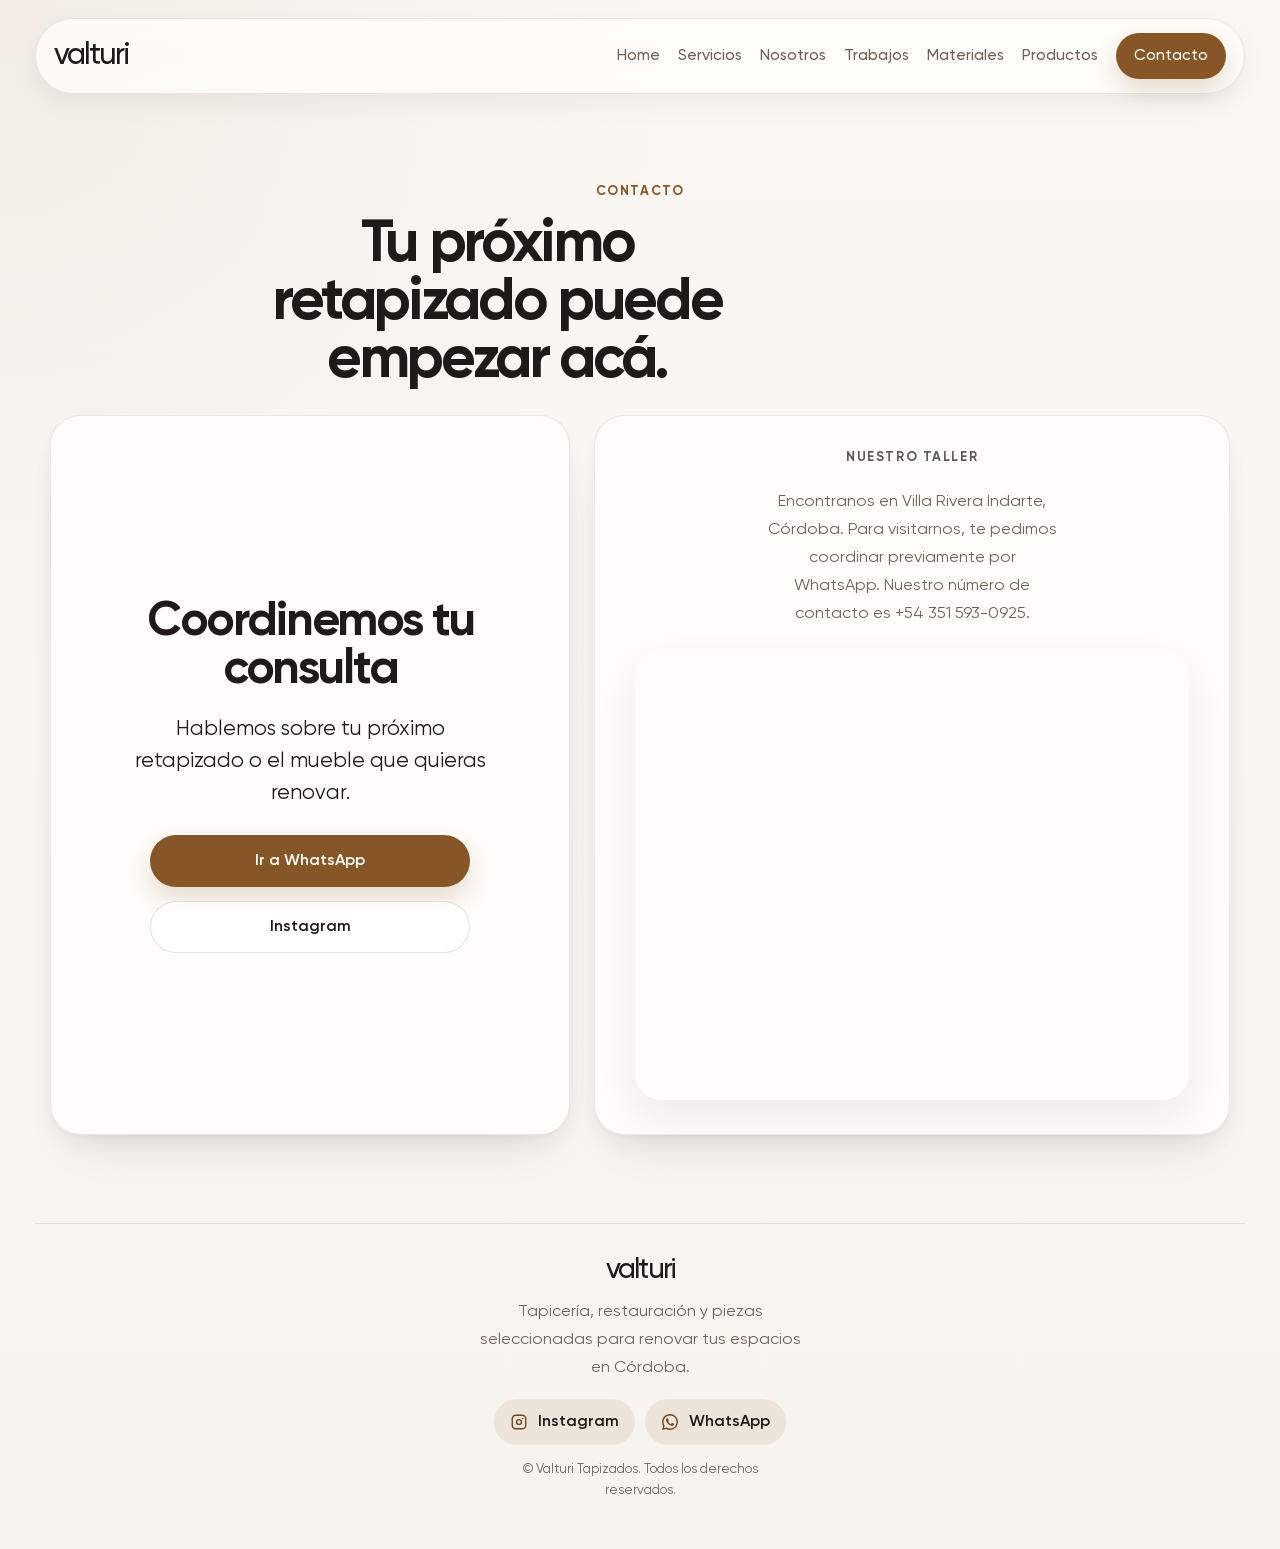
<file: contacto.html>
<!DOCTYPE html>

<html lang="es">
<head>
<base href="/"/>
<meta charset="utf-8"/>
<meta content="width=device-width, initial-scale=1.0" name="viewport"/>
<title>Contacto y taller | Valturi Tapizados Córdoba</title>
<meta content="Contactá a Valturi Tapizados y coordiná tu próximo retapizado o una visita al taller en Villa Rivera Indarte, Córdoba." name="description"/>
<link href="assets/favicon.svg" rel="icon" type="image/svg+xml"/>
<link href="styles.css" rel="stylesheet"/>
<meta content="#f7f3ee" name="theme-color"/><meta content="index,follow,max-image-preview:large,max-snippet:-1,max-video-preview:-1" name="robots"/><link href="https://web-valturi-1-55.vercel.app/contacto.html" rel="canonical"/><meta content="es_AR" property="og:locale"/><meta content="Valturi Tapizados" property="og:site_name"/><meta content="Contacto y taller | Valturi Tapizados Córdoba" property="og:title"/><meta content="Contactá a Valturi Tapizados y coordiná tu próximo retapizado o una visita al taller en Villa Rivera Indarte, Córdoba." property="og:description"/><meta content="https://web-valturi-1-55.vercel.app/contacto.html" property="og:url"/><meta content="website" property="og:type"/><meta content="https://web-valturi-1-55.vercel.app/assets/home-work-05.jpg" property="og:image"/><meta content="900" property="og:image:width"/><meta content="1200" property="og:image:height"/><meta content="Trabajo de tapicería realizado por Valturi" property="og:image:alt"/><meta content="summary_large_image" name="twitter:card"/><meta content="Contacto y taller | Valturi Tapizados Córdoba" name="twitter:title"/><meta content="Contactá a Valturi Tapizados y coordiná tu próximo retapizado o una visita al taller en Villa Rivera Indarte, Córdoba." name="twitter:description"/><meta content="https://web-valturi-1-55.vercel.app/assets/home-work-05.jpg" name="twitter:image"/><link href="https://www.googletagmanager.com" rel="preconnect"/><link crossorigin="" href="https://www.google-analytics.com" rel="preconnect"/><script type="application/ld+json">{"@context":"https://schema.org","@type":["LocalBusiness","ProfessionalService"],"@id":"https://web-valturi-1-55.vercel.app/#business","name":"Valturi Tapizados","url":"https://web-valturi-1-55.vercel.app/","image":["https://web-valturi-1-55.vercel.app/assets/home-work-05.jpg","https://web-valturi-1-55.vercel.app/assets/home-work-03.jpg"],"description":"Tapicería contemporánea, retapizado y restauración artesanal de muebles en Córdoba.","address":{"@type":"PostalAddress","addressLocality":"Córdoba","addressRegion":"Córdoba","addressCountry":"AR"},"geo":{"@type":"GeoCoordinates","latitude":-31.3234650917683,"longitude":-64.28811492274205},"areaServed":{"@type":"City","name":"Córdoba"},"sameAs":["https://instagram.com/valturi.tapizados"],"contactPoint":{"@type":"ContactPoint","contactType":"customer service","availableLanguage":"Spanish","url":"https://wa.link/ogxnv3"}}</script><script src="analytics.js"></script></head>
<body data-page="contacto"><noscript><iframe height="0" src="https://www.googletagmanager.com/ns.html?id=GTM-WLW65L95" style="display:none;visibility:hidden" title="Google Tag Manager" width="0"></iframe></noscript><a class="skip-link" href="#main-content">Saltar al contenido principal</a>
<div class="site-shell">
<header class="header">
<a aria-label="Valturi, ir al inicio" class="brand" href="index.html"><span class="brand-wordmark">valturi</span></a>
<button aria-controls="mainNav" aria-expanded="false" aria-label="Abrir menú" class="menu-toggle" id="menuToggle" type="button">
<span></span>
<span></span>
<span></span>
</button>
<nav aria-label="Navegación principal" class="nav" id="mainNav">
<a href="index.html">Home</a>
<a href="servicios.html">Servicios</a>
<a href="nosotros.html">Nosotros</a>
<a href="trabajos.html">Trabajos</a>
<a href="materiales.html">Materiales</a>
<a href="productos.html">Productos</a>
<a aria-current="page" class="nav-cta is-active" href="contacto.html">Contacto</a>
</nav>
</header>
<main id="main-content">
<section class="page-hero section page-hero-compact contact-hero">
<div class="eyebrow">Contacto</div>
<h1>Tu próximo retapizado puede empezar acá.</h1>
</section>
<section class="section contact-section contact-section-cards top-tight">
<article class="card contact-panel contact-panel-copy">
<h2>Coordinemos tu consulta</h2>
<p class="contact-panel-lead">Hablemos sobre tu próximo retapizado o el mueble que quieras renovar.</p>
<div class="contact-actions contact-actions-card">
<a class="button button-primary" href="#" id="contactWhatsapp">Ir a WhatsApp</a>
<a class="button button-secondary" data-instagram="" data-track-location="contact_card" href="https://instagram.com/valturi.tapizados" rel="noopener noreferrer" target="_blank">Instagram</a>
</div>
</article>
<article class="card contact-panel contact-panel-map">
<div class="contact-map-copy">
<div class="eyebrow eyebrow-soft">Nuestro taller</div>
<p>Encontranos en Villa Rivera Indarte, Córdoba. Para visitarnos, te pedimos coordinar previamente por WhatsApp. Nuestro número de contacto es <a href="https://wa.me/543515930925">+54 351 593-0925</a>.</p>
</div>
<div aria-label="Mapa de ubicación del taller Valturi" class="map-embed-shell">
<iframe allowfullscreen="" height="450" loading="lazy" referrerpolicy="no-referrer-when-downgrade" src="https://www.google.com/maps/embed?pb=!1m18!1m12!1m3!1d3408.2863129844313!2d-64.28811492274205!3d-31.3234650917683!2m3!1f0!2f0!3f0!3m2!1i1024!2i768!4f13.1!3m3!1m2!1s0x9432995d940a693f%3A0x979a9e6ce77088af!2sValturi%20Tapizados!5e0!3m2!1ses!2sar!4v1777425860547!5m2!1ses!2sar" style="border:0;" title="Mapa de Valturi Tapizados" width="600"></iframe>
</div>
</article>
</section>
</main>
<footer class="footer footer-clean footer-expanded">
<div class="footer-branding">
<span class="brand brand-footer"><span class="brand-wordmark brand-wordmark-footer">valturi</span></span>
<p>Tapicería, restauración y piezas seleccionadas para renovar tus espacios en Córdoba.</p>
<div class="footer-social footer-social-clean">
<a aria-label="Instagram de Valturi" class="social-pill" data-instagram="" data-track-location="footer" href="https://instagram.com/valturi.tapizados" rel="noopener noreferrer" target="_blank">
<span aria-hidden="true" class="social-icon">
<svg fill="none" viewbox="0 0 24 24" xmlns="http://www.w3.org/2000/svg"><path d="M7.75 3h8.5A4.75 4.75 0 0 1 21 7.75v8.5A4.75 4.75 0 0 1 16.25 21h-8.5A4.75 4.75 0 0 1 3 16.25v-8.5A4.75 4.75 0 0 1 7.75 3Z" stroke="currentColor" stroke-width="1.8"></path><path d="M8.75 12a3.25 3.25 0 1 0 6.5 0a3.25 3.25 0 0 0-6.5 0Z" stroke="currentColor" stroke-width="1.8"></path><path d="M16.9 7.35h.02" stroke="currentColor" stroke-linecap="round" stroke-width="2.2"></path></svg>
</span>
<span>Instagram</span>
</a>
<a aria-label="WhatsApp de Valturi" class="social-pill" data-track-location="footer" data-whatsapp="" href="https://wa.me/543515930925" id="footerWhatsapp">
<span aria-hidden="true" class="social-icon">
<svg fill="currentColor" viewbox="0 0 16 16" xmlns="http://www.w3.org/2000/svg"><path d="M13.601 2.326A7.854 7.854 0 0 0 8.02 0C3.644 0 .068 3.575.068 7.95c0 1.4.366 2.765 1.063 3.965L0 16l4.178-1.096a7.9 7.9 0 0 0 3.84.981h.003c4.376 0 7.951-3.574 7.951-7.95a7.9 7.9 0 0 0-2.373-5.609Zm-5.58 12.21h-.003a6.57 6.57 0 0 1-3.344-.913l-.24-.142-2.48.65.662-2.417-.156-.248a6.56 6.56 0 0 1-1.007-3.515c.002-3.62 2.95-6.567 6.572-6.567 1.753 0 3.4.682 4.64 1.922a6.53 6.53 0 0 1 1.924 4.637c-.002 3.621-2.95 6.57-6.57 6.57Zm3.6-4.923c-.197-.099-1.17-.578-1.352-.644-.181-.066-.313-.099-.445.099-.132.197-.511.644-.627.776-.116.132-.23.149-.428.05-.197-.1-.832-.307-1.585-.98-.586-.523-.981-1.169-1.096-1.366-.116-.198-.012-.305.087-.403.089-.088.198-.23.297-.346.099-.115.132-.197.198-.33.066-.132.033-.247-.017-.346-.05-.1-.445-1.074-.61-1.47-.16-.387-.323-.335-.445-.34l-.38-.006a.73.73 0 0 0-.528.248c-.181.198-.693.677-.693 1.652s.71 1.916.809 2.048c.099.132 1.397 2.134 3.386 2.99.473.204.842.325 1.13.416.475.151.907.13 1.248.079.381-.057 1.17-.479 1.336-.941.165-.462.165-.858.116-.94-.05-.083-.181-.132-.38-.231Z"></path></svg>
</span>
<span>WhatsApp</span>
</a>
</div>
<small>© Valturi Tapizados. Todos los derechos reservados.</small>
</div>
</footer>
</div>
<script src="script.js"></script>
</body>
</html>
</file>
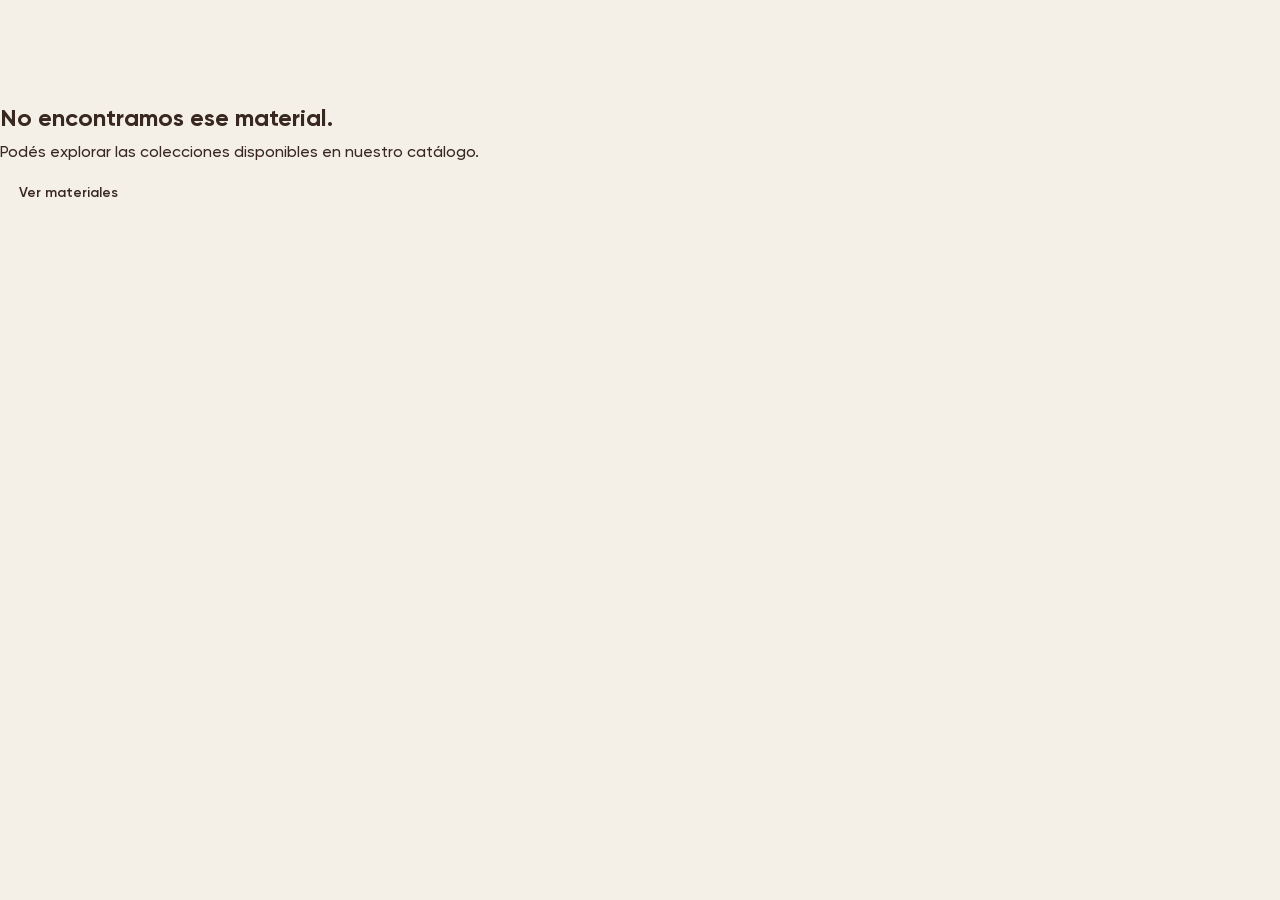
<file: material.html>
<!doctype html>
<html lang="es-AR">
<head>
<base href="/">
<meta charset="utf-8"><meta name="viewport" content="width=device-width, initial-scale=1">
<title>Material | Valturi</title><meta name="description" content="Ficha de material de Valturi con colores, texturas y datos esenciales.">
<link rel="icon" href="/assets/favicon.svg" type="image/svg+xml">
<link rel="preload" href="/assets/fonts/Gilroy-Medium.woff2" as="font" type="font/woff2" crossorigin>
<link rel="stylesheet" href="/home.css?v=20261020-4"><link rel="stylesheet" href="/materials.css?v=20261020-4">
<script src="/analytics.js"></script><script src="/home-ui.js?v=20261020-4" defer></script><script src="/materials.js?v=20261020-5" defer></script>
</head>
<body class="materials-page material-detail-page" data-page="material-detail">
<a class="skip-link" href="#materialDetail">Ir al contenido</a>
<header data-shared-header></header>
<main id="materialDetail"></main>
<footer data-shared-footer></footer>
</body></html>
</file>
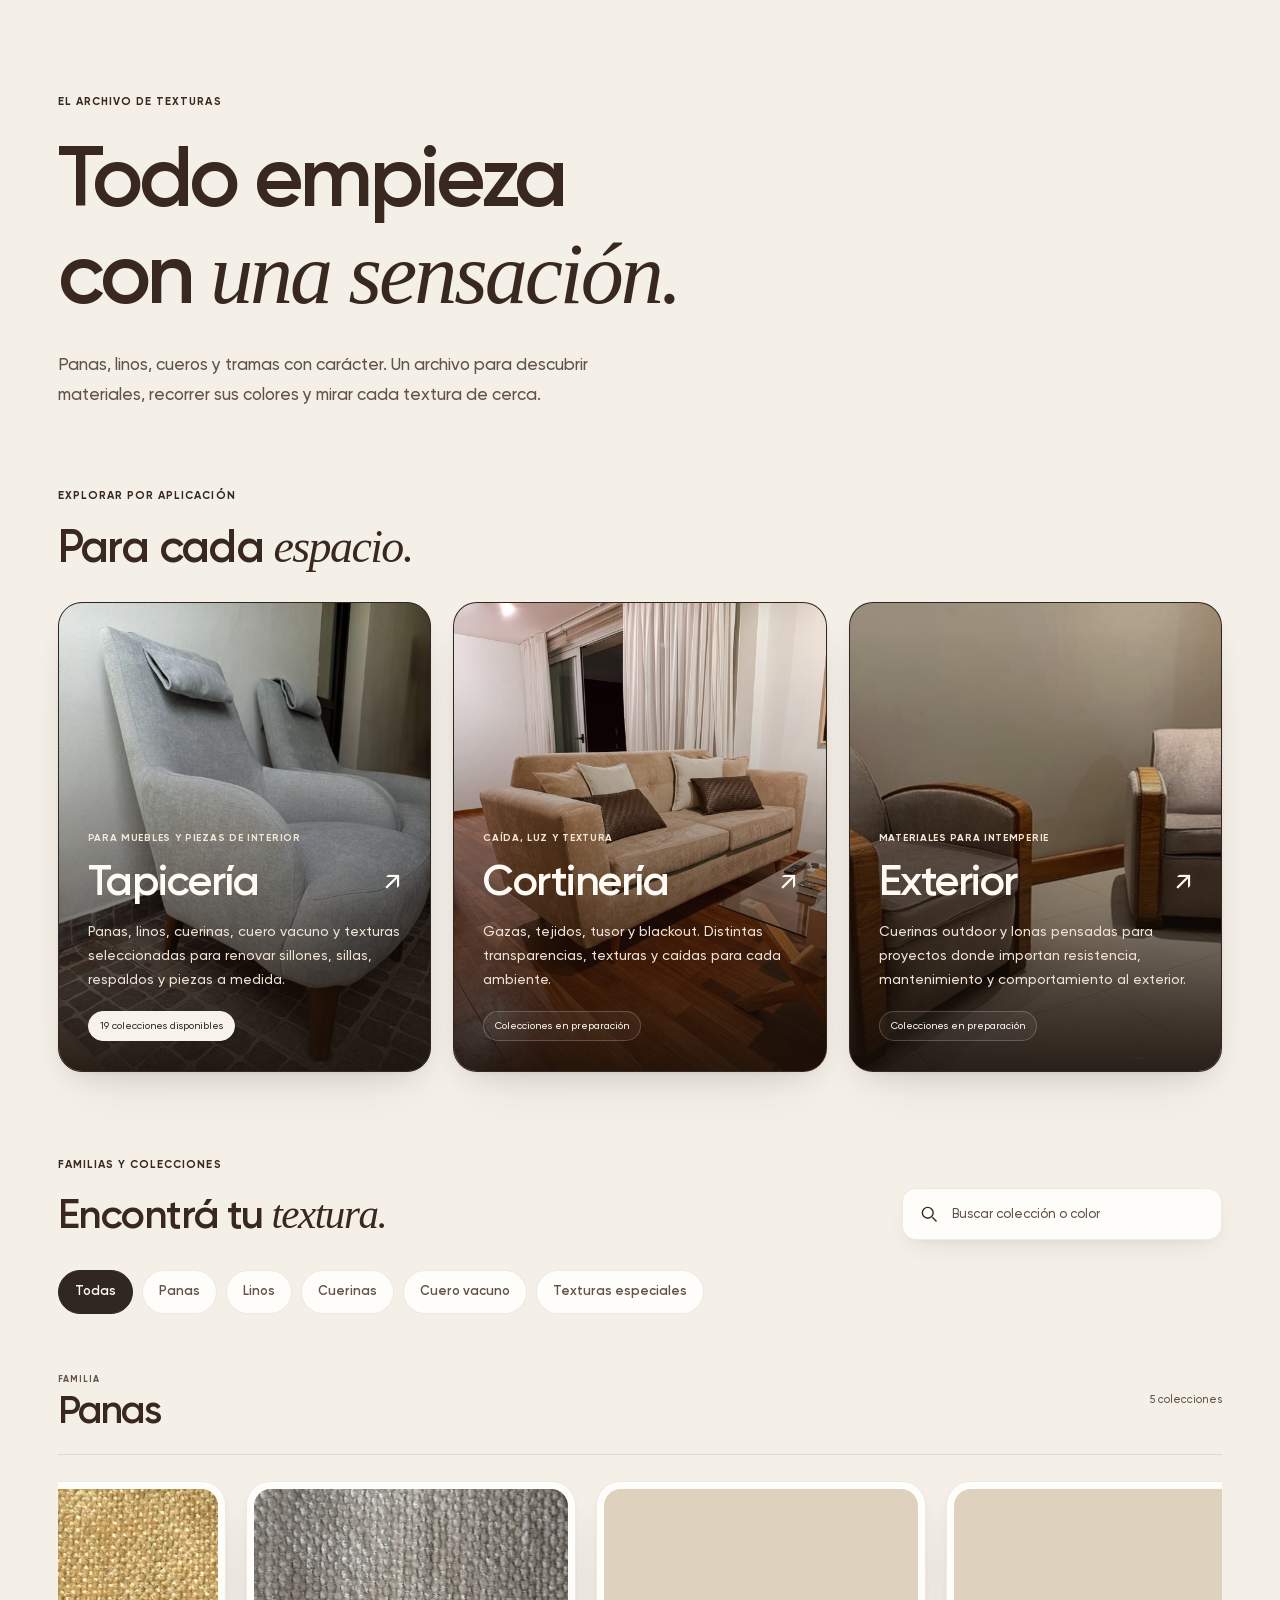
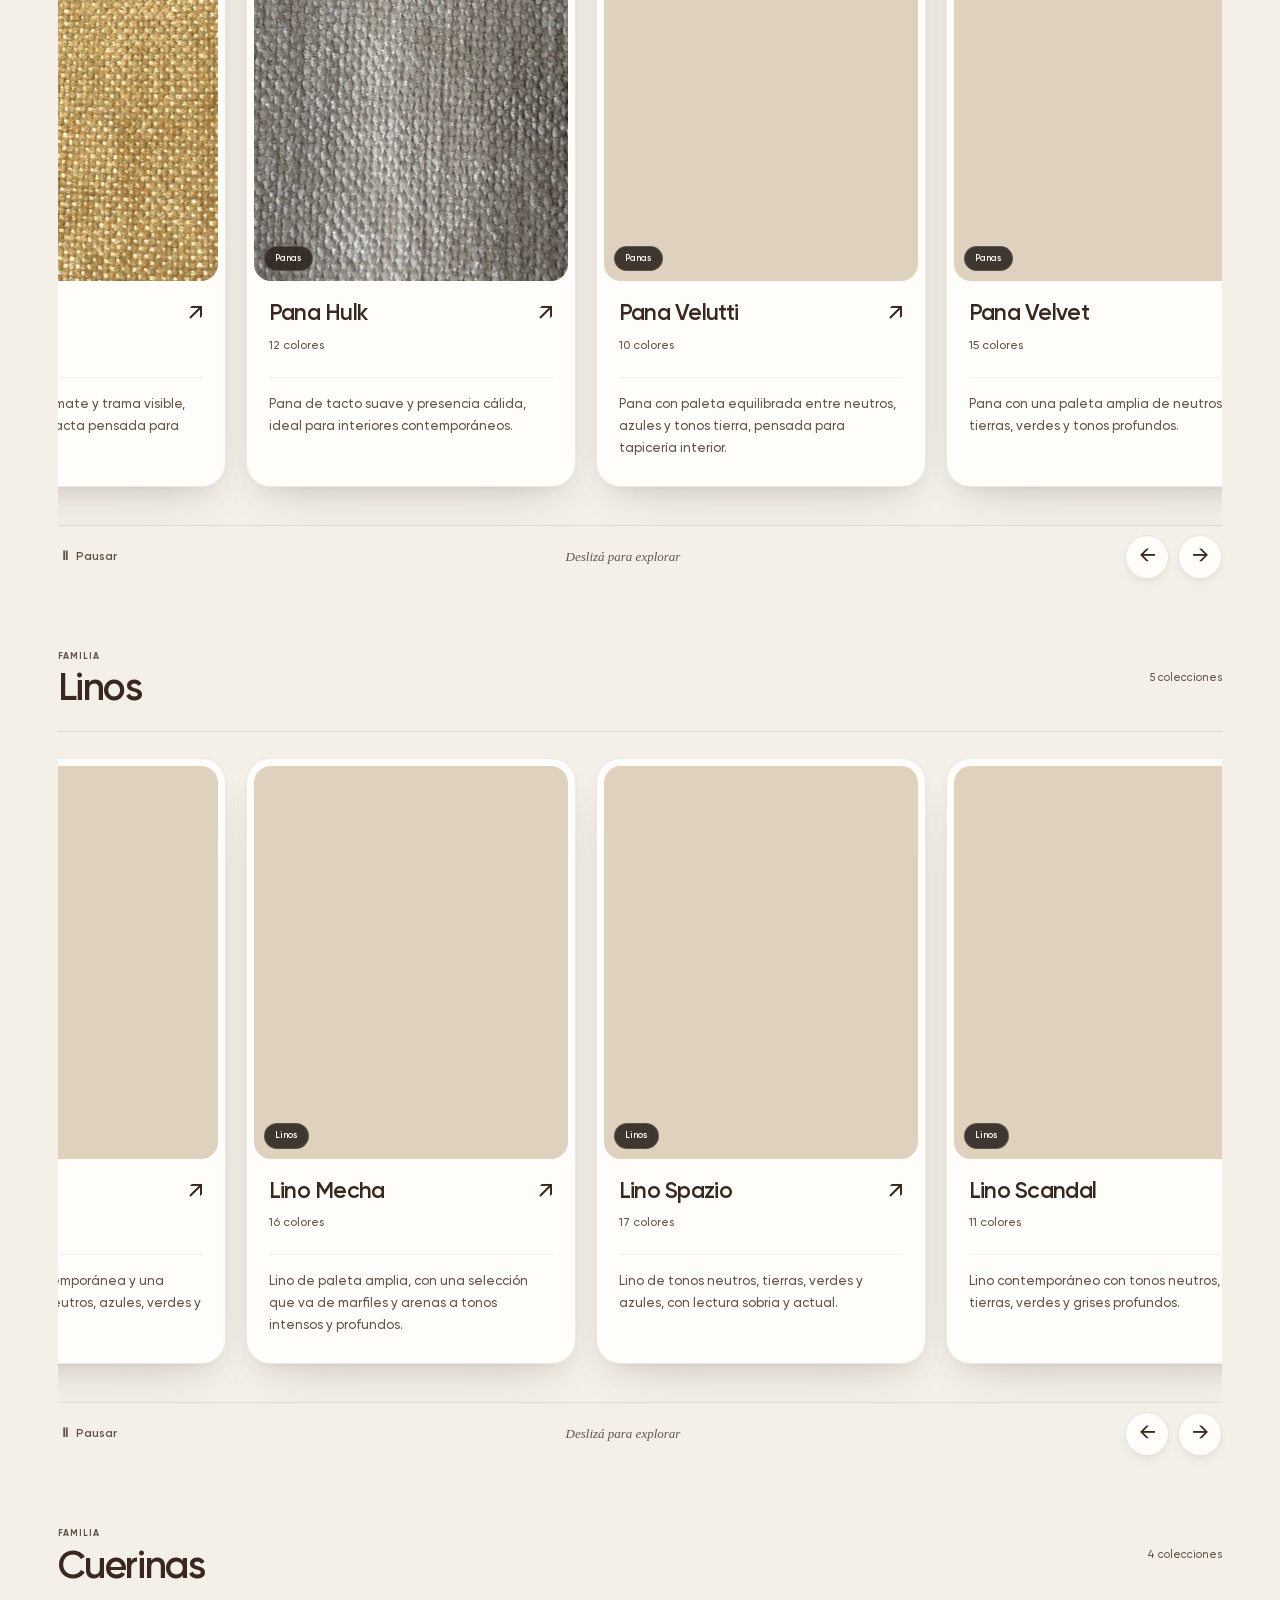
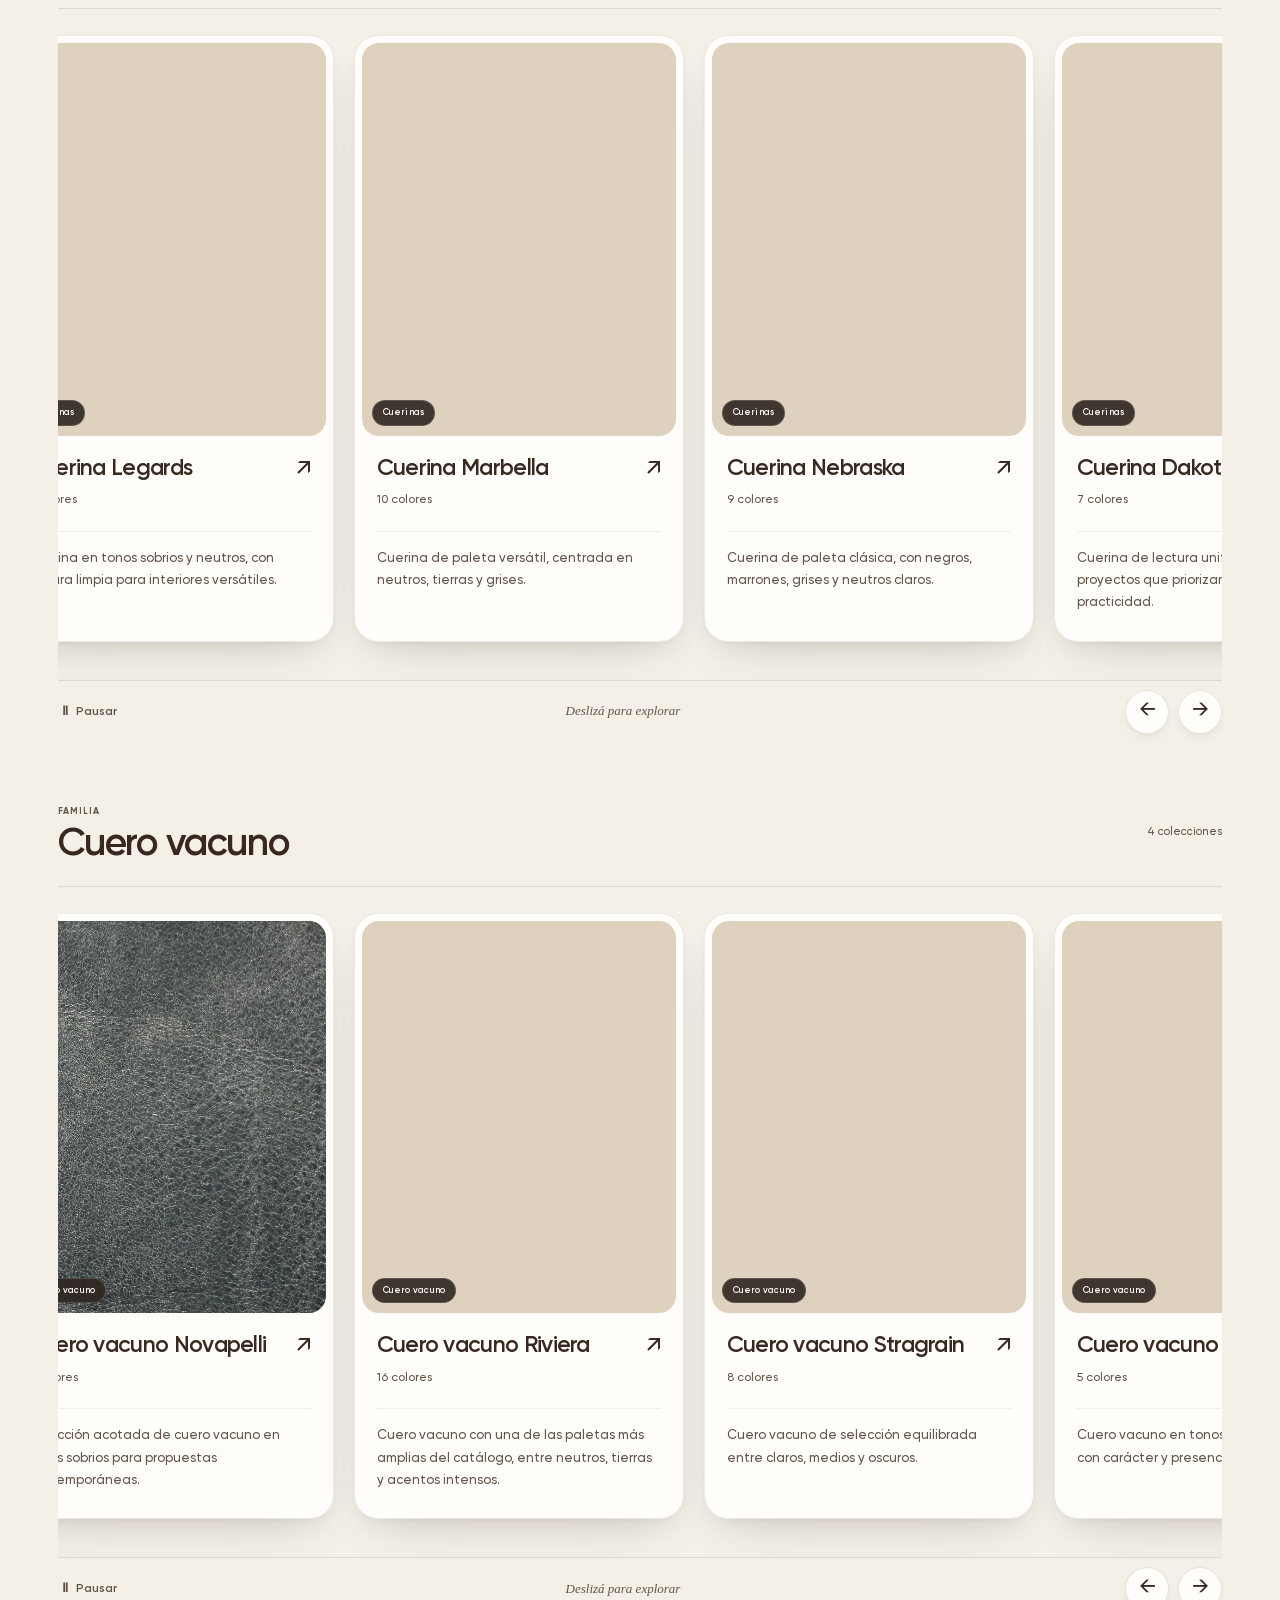
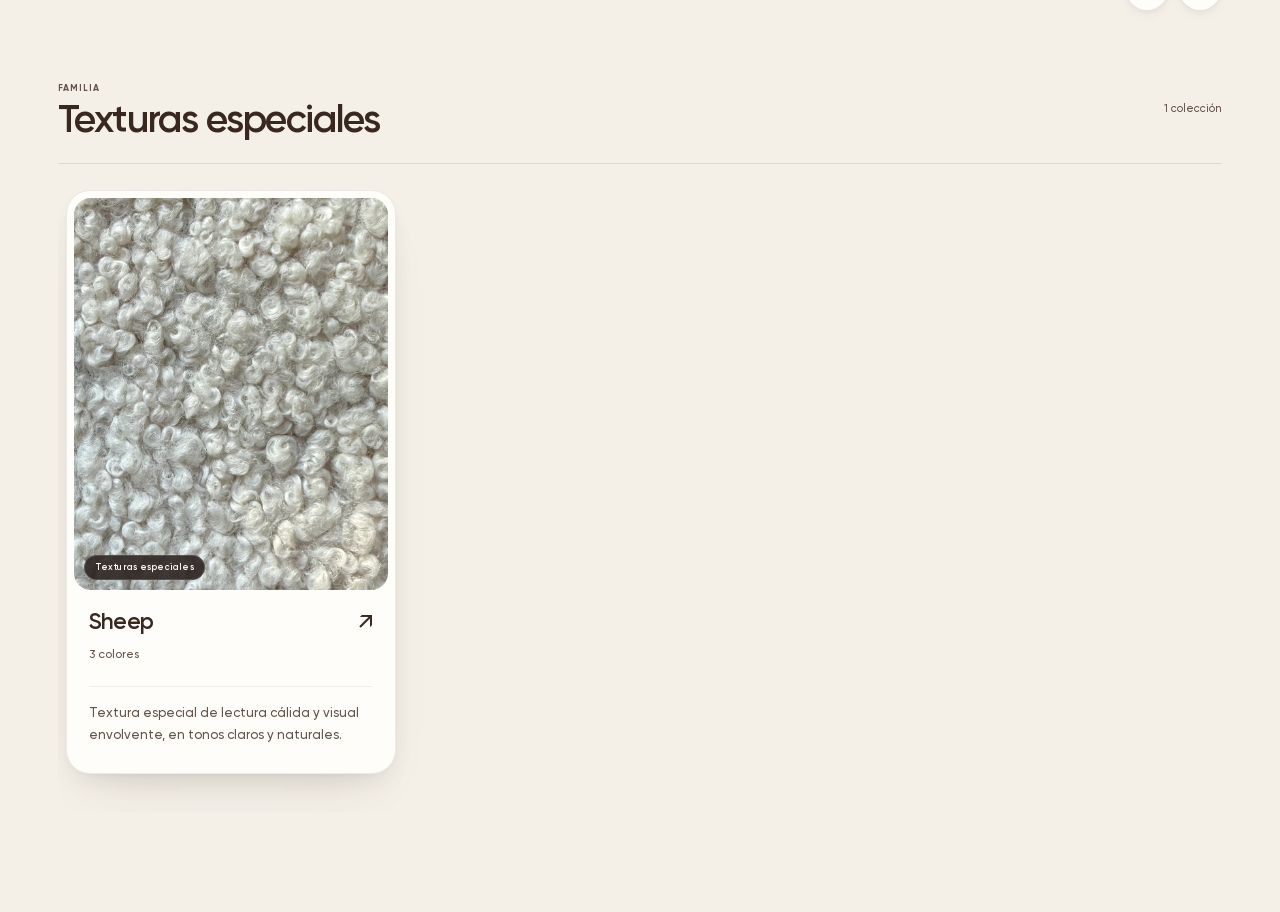
<file: materiales.html>
<!doctype html>
<html lang="es-AR">
<head>
<base href="/">
<meta charset="utf-8"><meta name="viewport" content="width=device-width, initial-scale=1">
<title>Materiales | Valturi</title><meta name="description" content="Explorá las familias, colecciones y colores del archivo de materiales de Valturi.">
<link rel="icon" href="/assets/favicon.svg" type="image/svg+xml">
<link rel="preload" href="/assets/fonts/Gilroy-Medium.woff2" as="font" type="font/woff2" crossorigin>
<link rel="stylesheet" href="/home.css?v=20261020-4"><link rel="stylesheet" href="/materials.css?v=20261020-4">
<script src="/analytics.js"></script><script src="/home-ui.js?v=20261020-4" defer></script><script src="/materials.js?v=20261020-5" defer></script>
</head>
<body class="materials-page" data-page="materiales">
<a class="skip-link" href="#contenido">Ir al contenido</a>
<header data-shared-header></header>
<main id="contenido">
<section class="interior-hero catalog-hero wrap"><p class="eyebrow">El archivo de texturas</p><h1>Todo empieza<br>con <span class="serif-word">una sensación.</span></h1><p class="body-copy">Panas, linos, cueros y tramas con carácter. Un archivo para descubrir materiales, recorrer sus colores y mirar cada textura de cerca.</p></section>
<section class="materials-portals-section wrap" aria-labelledby="materialsApplicationsTitle"><div class="materials-section-heading"><div><p class="eyebrow">Explorar por aplicación</p><h2 id="materialsApplicationsTitle">Para cada <span class="serif-word">espacio.</span></h2></div></div><div class="application-portals" id="materialPortals"></div></section>
<section class="materials-browser section wrap" id="collectionsStart" aria-labelledby="library-title"><div class="materials-browser-head"><div><p class="eyebrow">Familias y colecciones</p><h2 id="library-title">Encontrá tu <span class="serif-word">textura.</span></h2></div><label class="materials-search-wrap" for="materialsSearch"><svg width="20" height="20" viewBox="0 0 24 24" fill="none" stroke="currentColor" stroke-width="1.7" aria-hidden="true"><circle cx="10.5" cy="10.5" r="6.5"/><path d="m16 16 5 5"/></svg><span class="sr-only">Buscar colección o color</span><input id="materialsSearch" type="search" autocomplete="off" placeholder="Buscar colección o color"></label></div><div class="materials-family-nav" id="materialsFamilyNav" role="group" aria-label="Filtrar por familia"></div><p class="sr-only" id="materials-results" role="status"></p><div class="materials-library-v2" id="materialsLibrary"></div></section></main>
<footer data-shared-footer></footer>
</body></html>
</file>
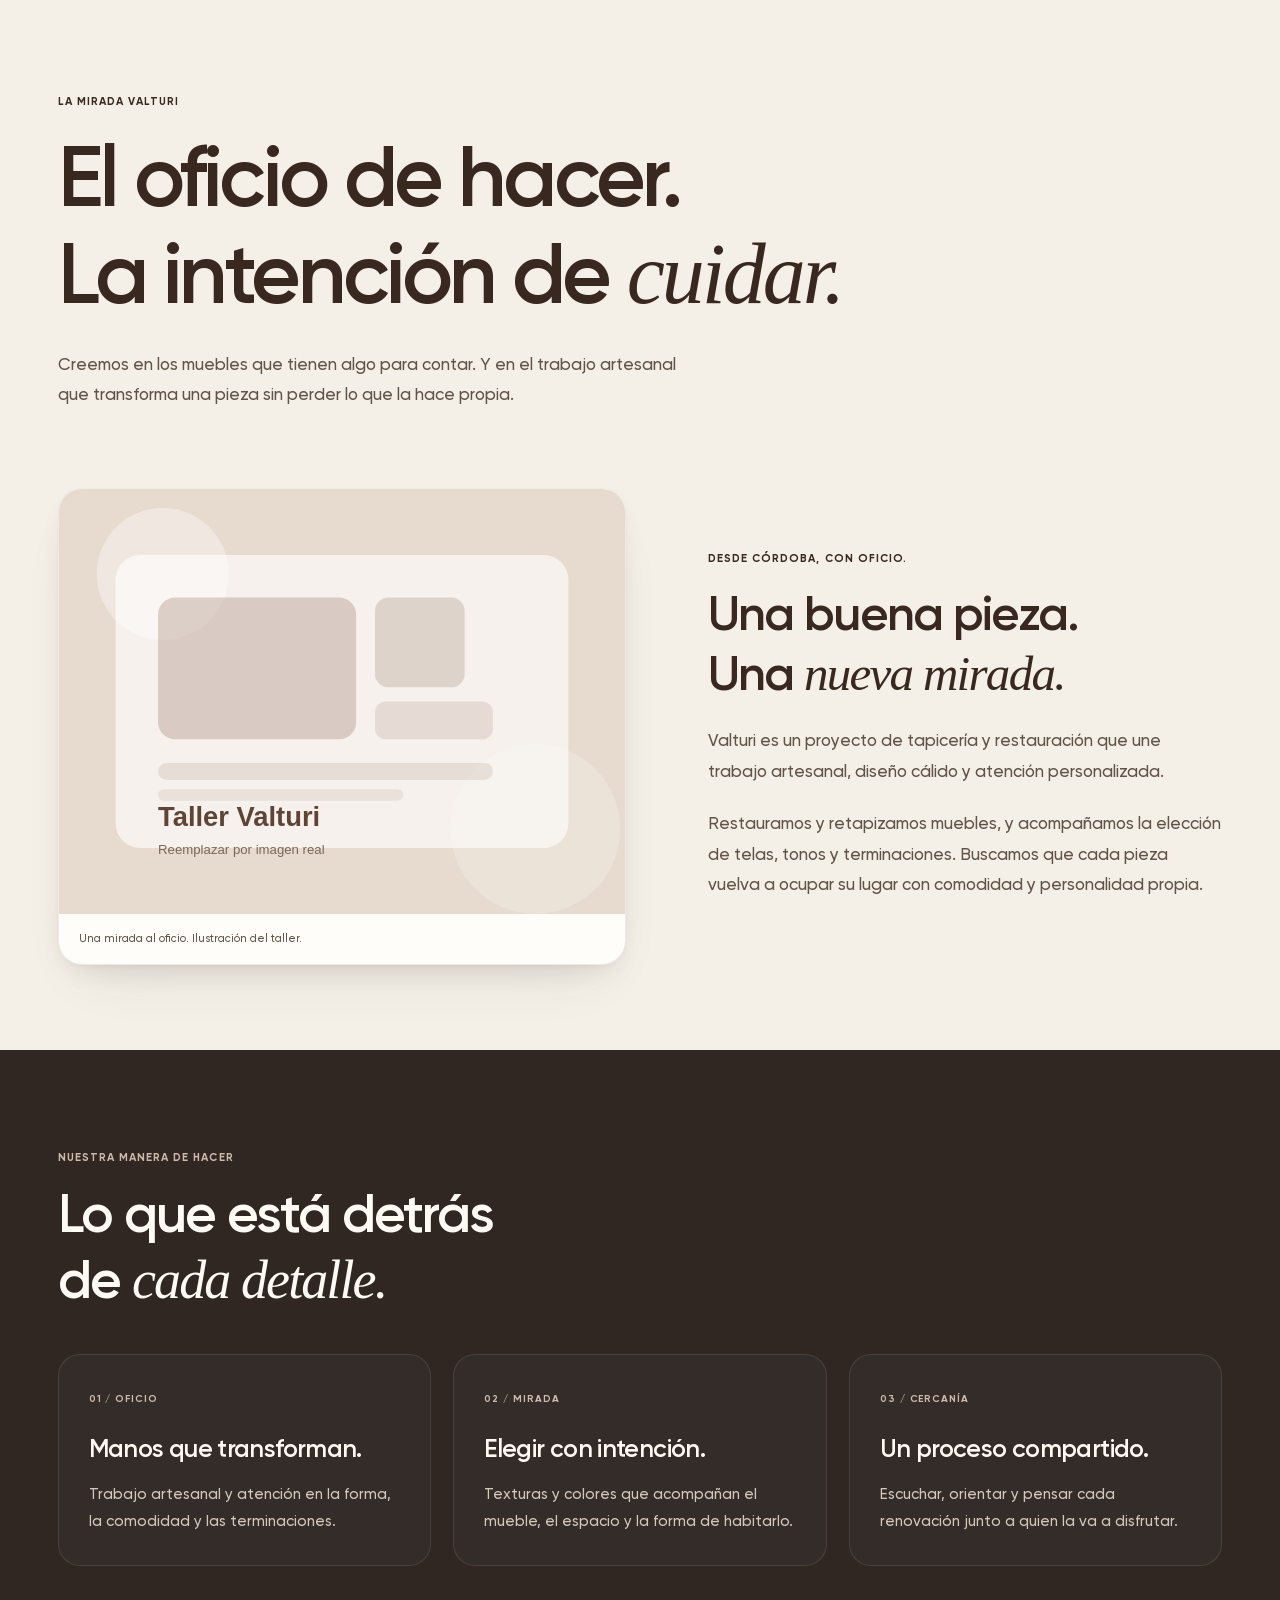
<file: nosotros.html>
<!doctype html>
<html lang="es-AR">
<head>
<base href="/">
<meta charset="utf-8"><meta name="viewport" content="width=device-width, initial-scale=1">
<title>Sobre Valturi | Tapicería contemporánea en Córdoba</title><meta name="description" content="Conocé el oficio, la mirada estética y la atención personalizada detrás de cada proyecto de Valturi Tapizados.">
<link rel="icon" href="/assets/favicon.svg" type="image/svg+xml">
<link rel="preload" href="/assets/fonts/Gilroy-Medium.woff2" as="font" type="font/woff2" crossorigin>
<link rel="stylesheet" href="/home.css?v=20261020-4">
<script src="/analytics.js"></script><script src="/home-ui.js?v=20261020-4" defer></script>
</head>
<body data-page="nosotros">
<a class="skip-link" href="#contenido">Ir al contenido</a>
<header data-shared-header></header>
<main id="contenido">
<section class="interior-hero wrap"><p class="eyebrow">La mirada Valturi</p><h1>El oficio de hacer.<br>La intención de <span class="serif-word">cuidar.</span></h1><p class="body-copy">Creemos en los muebles que tienen algo para contar. Y en el trabajo artesanal que transforma una pieza sin perder lo que la hace propia.</p></section>
<section class="studio-story wrap"><figure class="studio-visual"><img src="assets/about-workshop.svg" width="1200" height="900" alt="Ilustración provisoria del taller de Valturi" decoding="async"><figcaption>Una mirada al oficio. Ilustración del taller.</figcaption></figure><div class="studio-copy"><p class="eyebrow">Desde Córdoba, con oficio.</p><h2>Una buena pieza.<br>Una <span class="serif-word">nueva mirada.</span></h2><p class="body-copy">Valturi es un proyecto de tapicería y restauración que une trabajo artesanal, diseño cálido y atención personalizada.</p><p class="body-copy">Restauramos y retapizamos muebles, y acompañamos la elección de telas, tonos y terminaciones. Buscamos que cada pieza vuelva a ocupar su lugar con comodidad y personalidad propia.</p></div></section>
<section class="studio-values"><div class="wrap section"><div class="section-heading"><p class="eyebrow">Nuestra manera de hacer</p><h2>Lo que está detrás<br>de <span class="serif-word">cada detalle.</span></h2></div><div class="studio-values-grid"><article><span class="eyebrow">01 / Oficio</span><h3>Manos que transforman.</h3><p>Trabajo artesanal y atención en la forma, la comodidad y las terminaciones.</p></article><article><span class="eyebrow">02 / Mirada</span><h3>Elegir con intención.</h3><p>Texturas y colores que acompañan el mueble, el espacio y la forma de habitarlo.</p></article><article><span class="eyebrow">03 / Cercanía</span><h3>Un proceso compartido.</h3><p>Escuchar, orientar y pensar cada renovación junto a quien la va a disfrutar.</p></article></div></div></section></main>
<footer data-shared-footer></footer>
</body></html>
</file>
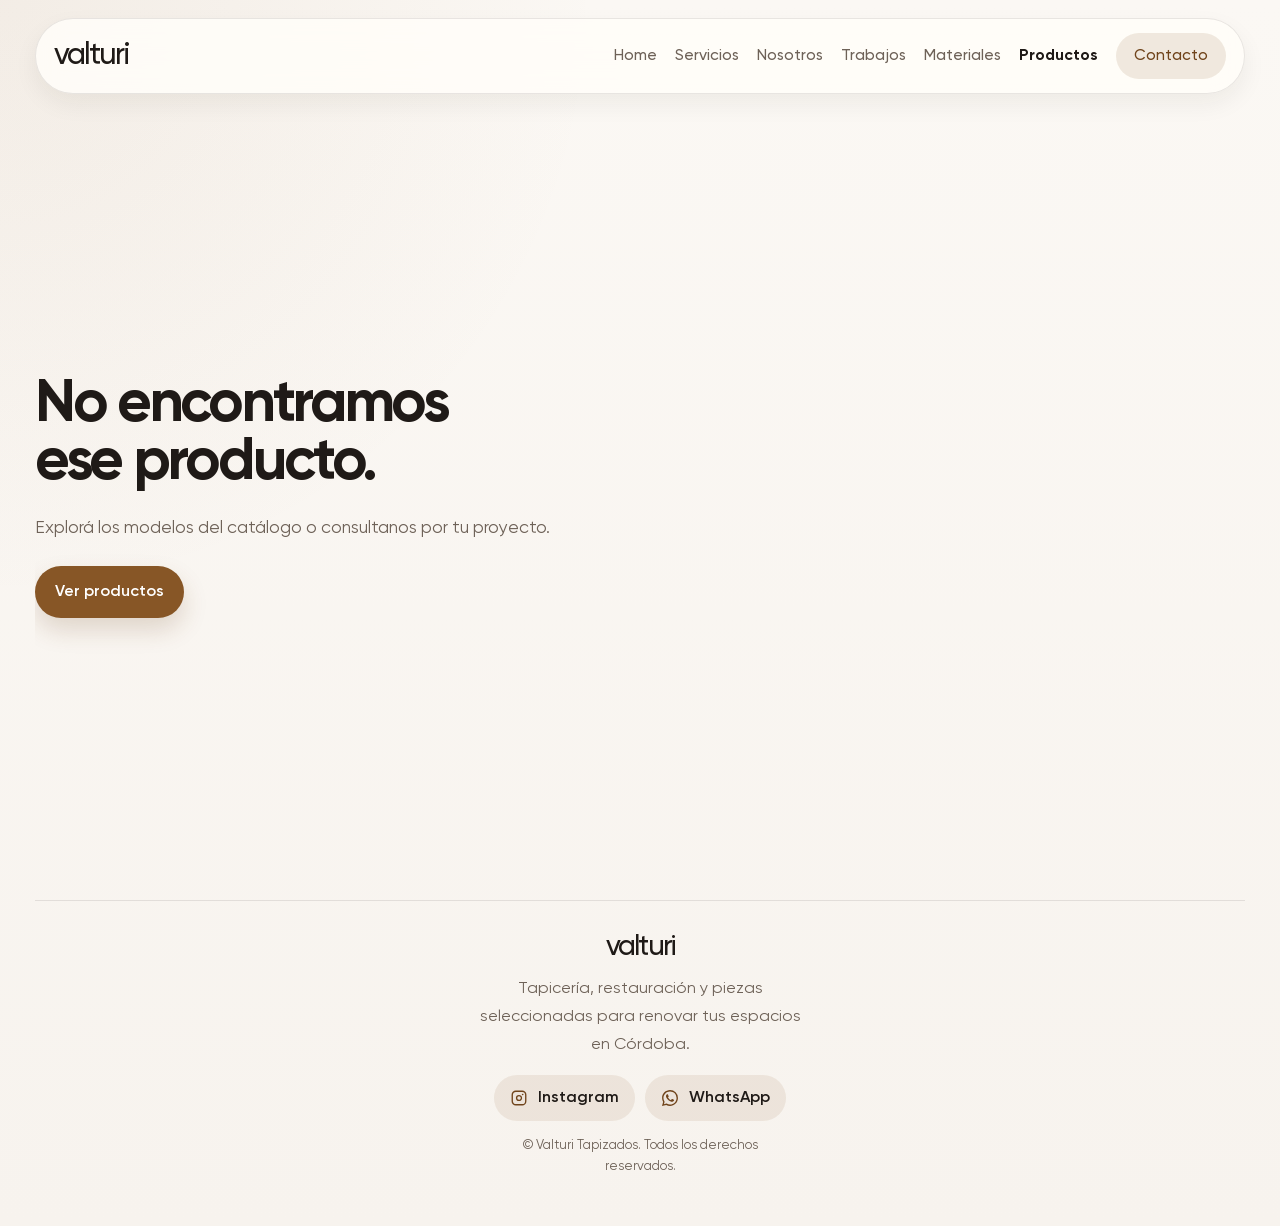
<file: producto.html>
<!DOCTYPE html>

<html lang="es">
<head>
<base href="/"/>
<meta charset="utf-8"/>
<meta content="width=device-width, initial-scale=1.0" name="viewport"/>
<title>Producto | Valturi Tapizados</title>
<meta content="Detalle de producto Valturi con consulta personalizada por WhatsApp." id="metaDescription" name="description"/>
<link href="assets/favicon.svg" rel="icon" type="image/svg+xml"/>
<link href="styles.css" rel="stylesheet"/>
<meta content="#f7f3ee" name="theme-color"/><meta content="index,follow,max-image-preview:large,max-snippet:-1,max-video-preview:-1" name="robots"/><link href="https://web-valturi-1-55.vercel.app/producto.html" id="canonicalUrl" rel="canonical"/><meta content="es_AR" property="og:locale"/><meta content="Valturi Tapizados" property="og:site_name"/><meta content="Producto | Valturi Tapizados" id="ogTitle" property="og:title"/><meta content="Detalle de producto Valturi con consulta personalizada por WhatsApp." id="ogDescription" property="og:description"/><meta content="https://web-valturi-1-55.vercel.app/producto.html" id="ogUrl" property="og:url"/><meta content="product" id="ogType" property="og:type"/><meta content="https://web-valturi-1-55.vercel.app/assets/home-work-05.jpg" id="ogImage" property="og:image"/><meta content="900" property="og:image:width"/><meta content="1200" property="og:image:height"/><meta content="Trabajo de tapicería realizado por Valturi" property="og:image:alt"/><meta content="summary_large_image" name="twitter:card"/><meta content="Producto | Valturi Tapizados" id="twitterTitle" name="twitter:title"/><meta content="Detalle de producto Valturi con consulta personalizada por WhatsApp." id="twitterDescription" name="twitter:description"/><meta content="https://web-valturi-1-55.vercel.app/assets/home-work-05.jpg" id="twitterImage" name="twitter:image"/><link href="https://www.googletagmanager.com" rel="preconnect"/><link crossorigin="" href="https://www.google-analytics.com" rel="preconnect"/><script type="application/ld+json">{"@context":"https://schema.org","@type":["LocalBusiness","ProfessionalService"],"@id":"https://web-valturi-1-55.vercel.app/#business","name":"Valturi Tapizados","url":"https://web-valturi-1-55.vercel.app/","image":["https://web-valturi-1-55.vercel.app/assets/home-work-05.jpg","https://web-valturi-1-55.vercel.app/assets/home-work-03.jpg"],"description":"Tapicería contemporánea, retapizado y restauración artesanal de muebles en Córdoba.","address":{"@type":"PostalAddress","addressLocality":"Córdoba","addressRegion":"Córdoba","addressCountry":"AR"},"geo":{"@type":"GeoCoordinates","latitude":-31.3234650917683,"longitude":-64.28811492274205},"areaServed":{"@type":"City","name":"Córdoba"},"sameAs":["https://instagram.com/valturi.tapizados"],"contactPoint":{"@type":"ContactPoint","contactType":"customer service","availableLanguage":"Spanish","url":"https://wa.link/ogxnv3"}}</script><script id="productStructuredData" type="application/ld+json">{}</script><script src="analytics.js"></script></head>
<body class="product-page-shell" data-page="productos"><noscript><iframe height="0" src="https://www.googletagmanager.com/ns.html?id=GTM-WLW65L95" style="display:none;visibility:hidden" title="Google Tag Manager" width="0"></iframe></noscript><a class="skip-link" href="#main-content">Saltar al contenido principal</a>
<div class="site-shell">
<header class="header">
<a aria-label="Valturi, ir al inicio" class="brand" href="index.html"><span class="brand-wordmark">valturi</span></a>
<button aria-controls="mainNav" aria-expanded="false" aria-label="Abrir menú" class="menu-toggle" id="menuToggle" type="button">
<span></span>
<span></span>
<span></span>
</button>
<nav aria-label="Navegación principal" class="nav" id="mainNav">
<a href="index.html">Home</a>
<a href="servicios.html">Servicios</a>
<a href="nosotros.html">Nosotros</a>
<a href="trabajos.html">Trabajos</a>
<a href="materiales.html">Materiales</a>
<a aria-current="page" class="is-active" href="productos.html">Productos</a>
<a class="nav-cta" href="contacto.html">Contacto</a>
</nav>
</header>
<main class="product-detail section" id="main-content">
<div id="productDetail"></div>
</main>
<footer class="footer footer-clean footer-expanded">
<div class="footer-branding">
<span class="brand brand-footer"><span class="brand-wordmark brand-wordmark-footer">valturi</span></span>
<p>Tapicería, restauración y piezas seleccionadas para renovar tus espacios en Córdoba.</p>
<div class="footer-social footer-social-clean">
<a aria-label="Instagram de Valturi" class="social-pill" data-instagram="" data-track-location="footer" href="https://instagram.com/valturi.tapizados" rel="noopener noreferrer" target="_blank">
<span aria-hidden="true" class="social-icon">
<svg fill="none" viewbox="0 0 24 24" xmlns="http://www.w3.org/2000/svg"><path d="M7.75 3h8.5A4.75 4.75 0 0 1 21 7.75v8.5A4.75 4.75 0 0 1 16.25 21h-8.5A4.75 4.75 0 0 1 3 16.25v-8.5A4.75 4.75 0 0 1 7.75 3Z" stroke="currentColor" stroke-width="1.8"></path><path d="M8.75 12a3.25 3.25 0 1 0 6.5 0a3.25 3.25 0 0 0-6.5 0Z" stroke="currentColor" stroke-width="1.8"></path><path d="M16.9 7.35h.02" stroke="currentColor" stroke-linecap="round" stroke-width="2.2"></path></svg>
</span>
<span>Instagram</span>
</a>
<a aria-label="WhatsApp de Valturi" class="social-pill" data-track-location="footer" data-whatsapp="" href="https://wa.me/543515930925" id="footerWhatsapp">
<span aria-hidden="true" class="social-icon">
<svg fill="currentColor" viewbox="0 0 16 16" xmlns="http://www.w3.org/2000/svg"><path d="M13.601 2.326A7.854 7.854 0 0 0 8.02 0C3.644 0 .068 3.575.068 7.95c0 1.4.366 2.765 1.063 3.965L0 16l4.178-1.096a7.9 7.9 0 0 0 3.84.981h.003c4.376 0 7.951-3.574 7.951-7.95a7.9 7.9 0 0 0-2.373-5.609Zm-5.58 12.21h-.003a6.57 6.57 0 0 1-3.344-.913l-.24-.142-2.48.65.662-2.417-.156-.248a6.56 6.56 0 0 1-1.007-3.515c.002-3.62 2.95-6.567 6.572-6.567 1.753 0 3.4.682 4.64 1.922a6.53 6.53 0 0 1 1.924 4.637c-.002 3.621-2.95 6.57-6.57 6.57Zm3.6-4.923c-.197-.099-1.17-.578-1.352-.644-.181-.066-.313-.099-.445.099-.132.197-.511.644-.627.776-.116.132-.23.149-.428.05-.197-.1-.832-.307-1.585-.98-.586-.523-.981-1.169-1.096-1.366-.116-.198-.012-.305.087-.403.089-.088.198-.23.297-.346.099-.115.132-.197.198-.33.066-.132.033-.247-.017-.346-.05-.1-.445-1.074-.61-1.47-.16-.387-.323-.335-.445-.34l-.38-.006a.73.73 0 0 0-.528.248c-.181.198-.693.677-.693 1.652s.71 1.916.809 2.048c.099.132 1.397 2.134 3.386 2.99.473.204.842.325 1.13.416.475.151.907.13 1.248.079.381-.057 1.17-.479 1.336-.941.165-.462.165-.858.116-.94-.05-.083-.181-.132-.38-.231Z"></path></svg>
</span>
<span>WhatsApp</span>
</a>
</div>
<small>© Valturi Tapizados. Todos los derechos reservados.</small>
</div>
</footer>
</div>
<script src="script.js"></script>
</body>
</html>
</file>
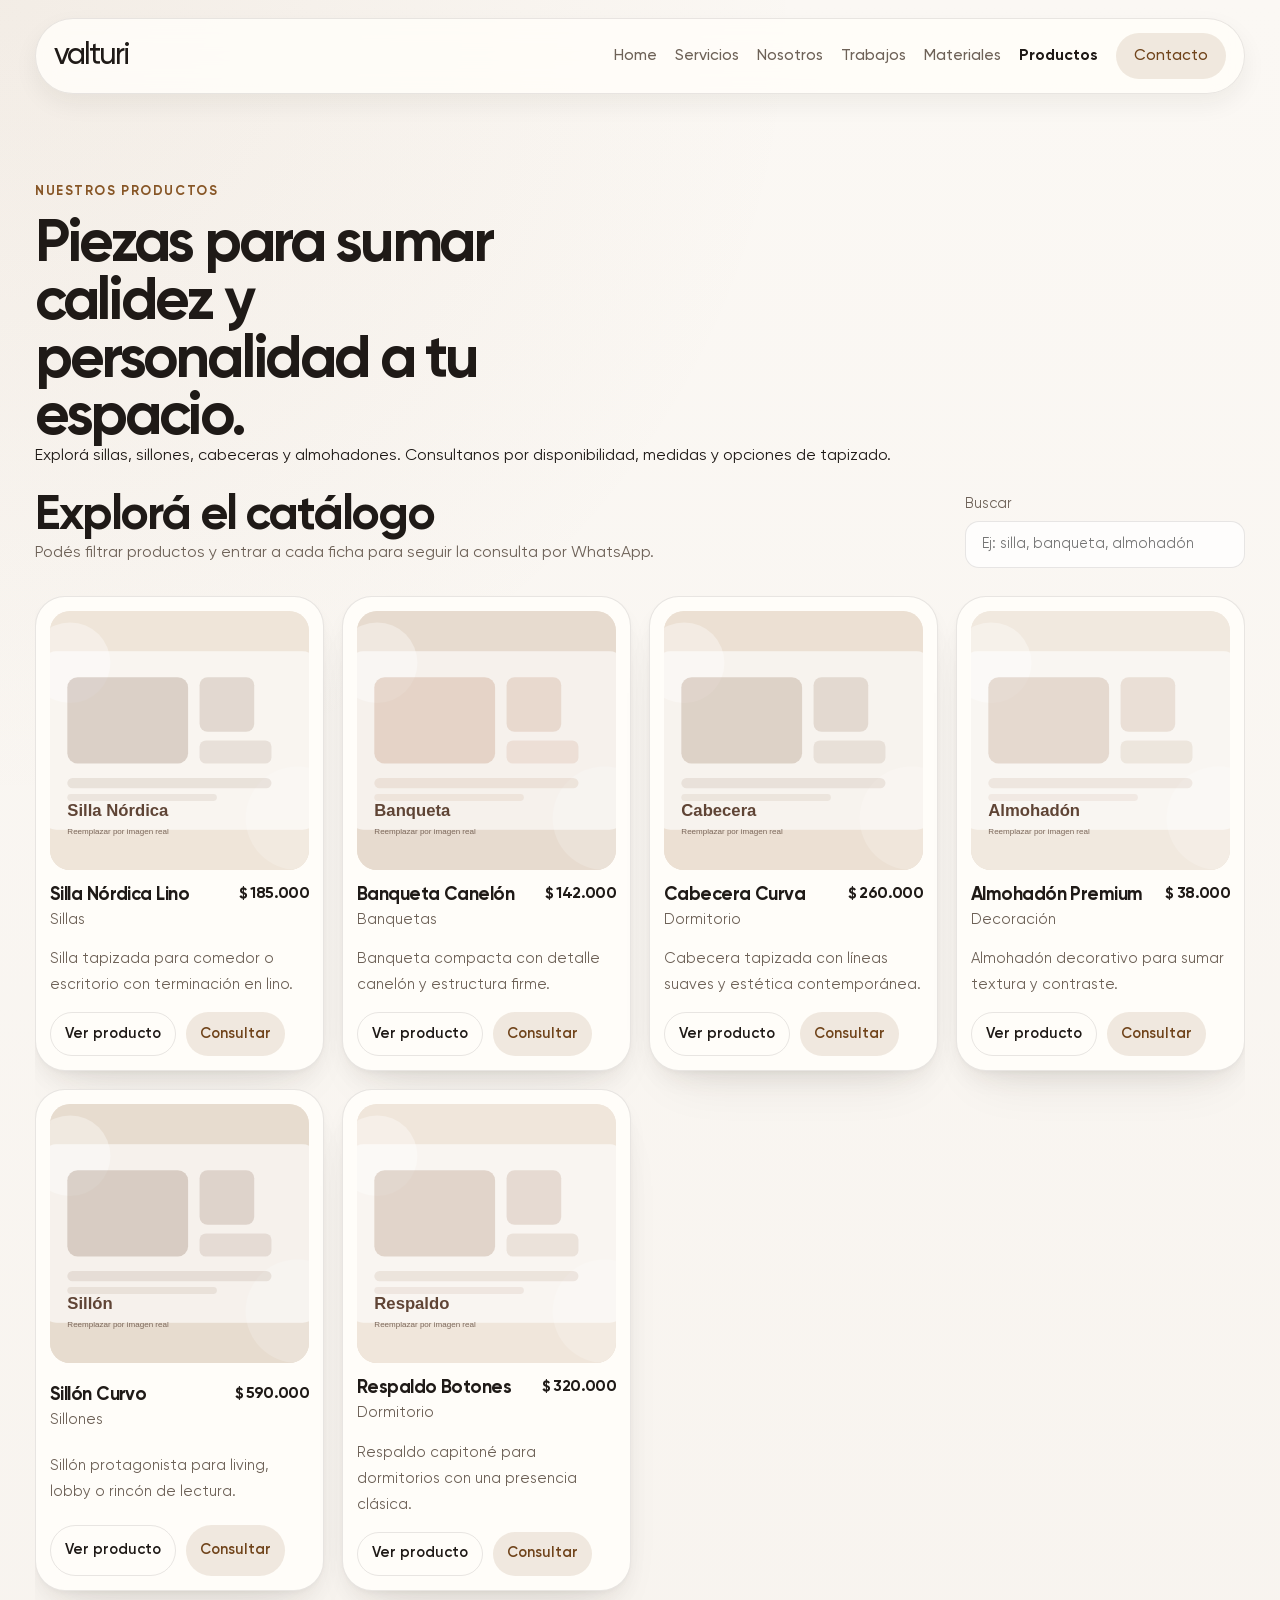
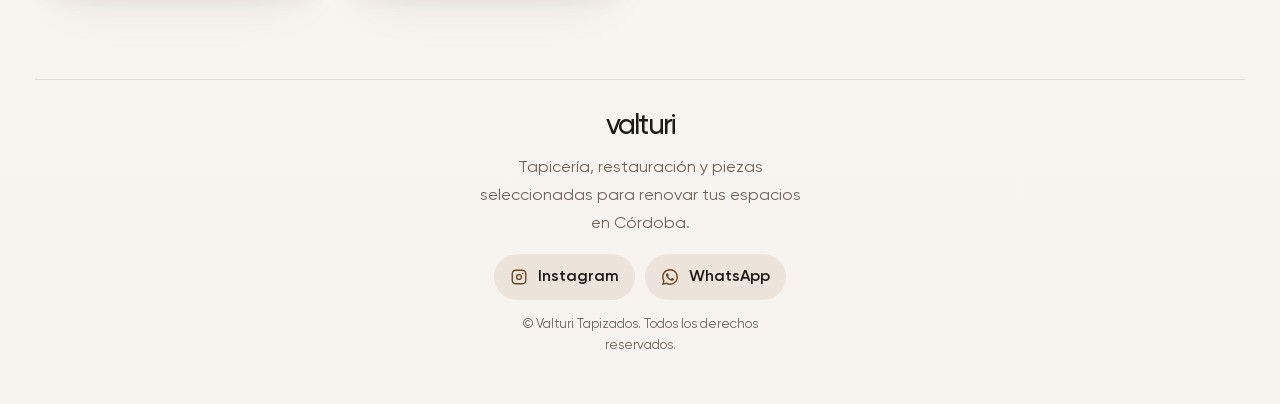
<file: productos.html>
<!DOCTYPE html>

<html lang="es">
<head>
<base href="/"/>
<meta charset="utf-8"/>
<meta content="width=device-width, initial-scale=1.0" name="viewport"/>
<title>Productos y muebles tapizados | Valturi</title>
<meta content="Explorá productos y piezas tapizadas de Valturi. Consultá precios, materiales y disponibilidad directamente por WhatsApp." name="description"/>
<link href="assets/favicon.svg" rel="icon" type="image/svg+xml"/>
<link href="styles.css" rel="stylesheet"/>
<meta content="#f7f3ee" name="theme-color"/><meta content="index,follow,max-image-preview:large,max-snippet:-1,max-video-preview:-1" name="robots"/><link href="https://web-valturi-1-55.vercel.app/productos.html" rel="canonical"/><meta content="es_AR" property="og:locale"/><meta content="Valturi Tapizados" property="og:site_name"/><meta content="Productos y muebles tapizados | Valturi" property="og:title"/><meta content="Explorá productos y piezas tapizadas de Valturi. Consultá precios, materiales y disponibilidad directamente por WhatsApp." property="og:description"/><meta content="https://web-valturi-1-55.vercel.app/productos.html" property="og:url"/><meta content="website" property="og:type"/><meta content="https://web-valturi-1-55.vercel.app/assets/home-work-05.jpg" property="og:image"/><meta content="900" property="og:image:width"/><meta content="1200" property="og:image:height"/><meta content="Trabajo de tapicería realizado por Valturi" property="og:image:alt"/><meta content="summary_large_image" name="twitter:card"/><meta content="Productos y muebles tapizados | Valturi" name="twitter:title"/><meta content="Explorá productos y piezas tapizadas de Valturi. Consultá precios, materiales y disponibilidad directamente por WhatsApp." name="twitter:description"/><meta content="https://web-valturi-1-55.vercel.app/assets/home-work-05.jpg" name="twitter:image"/><link href="https://www.googletagmanager.com" rel="preconnect"/><link crossorigin="" href="https://www.google-analytics.com" rel="preconnect"/><script type="application/ld+json">{"@context":"https://schema.org","@type":["LocalBusiness","ProfessionalService"],"@id":"https://web-valturi-1-55.vercel.app/#business","name":"Valturi Tapizados","url":"https://web-valturi-1-55.vercel.app/","image":["https://web-valturi-1-55.vercel.app/assets/home-work-05.jpg","https://web-valturi-1-55.vercel.app/assets/home-work-03.jpg"],"description":"Tapicería contemporánea, retapizado y restauración artesanal de muebles en Córdoba.","address":{"@type":"PostalAddress","addressLocality":"Córdoba","addressRegion":"Córdoba","addressCountry":"AR"},"geo":{"@type":"GeoCoordinates","latitude":-31.3234650917683,"longitude":-64.28811492274205},"areaServed":{"@type":"City","name":"Córdoba"},"sameAs":["https://instagram.com/valturi.tapizados"],"contactPoint":{"@type":"ContactPoint","contactType":"customer service","availableLanguage":"Spanish","url":"https://wa.link/ogxnv3"}}</script><script src="analytics.js"></script></head>
<body data-page="productos"><noscript><iframe height="0" src="https://www.googletagmanager.com/ns.html?id=GTM-WLW65L95" style="display:none;visibility:hidden" title="Google Tag Manager" width="0"></iframe></noscript><a class="skip-link" href="#main-content">Saltar al contenido principal</a>
<div class="site-shell">
<header class="header">
<a aria-label="Valturi, ir al inicio" class="brand" href="index.html"><span class="brand-wordmark">valturi</span></a>
<button aria-controls="mainNav" aria-expanded="false" aria-label="Abrir menú" class="menu-toggle" id="menuToggle" type="button">
<span></span>
<span></span>
<span></span>
</button>
<nav aria-label="Navegación principal" class="nav" id="mainNav">
<a href="index.html">Home</a>
<a href="servicios.html">Servicios</a>
<a href="nosotros.html">Nosotros</a>
<a href="trabajos.html">Trabajos</a>
<a href="materiales.html">Materiales</a>
<a aria-current="page" class="is-active" href="productos.html">Productos</a>
<a class="nav-cta" href="contacto.html">Contacto</a>
</nav>
</header>
<main id="main-content">
<section class="page-hero section page-hero-compact">
<div class="eyebrow">Nuestros productos</div>
<h1>Piezas para sumar calidez y personalidad a tu espacio.</h1>
<p>Explorá sillas, sillones, cabeceras y almohadones. Consultanos por disponibilidad, medidas y opciones de tapizado.</p>
</section>
<section class="section top-tight">
<div class="section-heading section-heading-inline">
<div>
<h2>Explorá el catálogo</h2>
<p>Podés filtrar productos y entrar a cada ficha para seguir la consulta por WhatsApp.</p>
</div>
<div class="catalog-actions">
<label class="catalog-search">
<span>Buscar</span>
<input id="searchInput" placeholder="Ej: silla, banqueta, almohadón" type="search"/>
</label>
</div>
</div>
<div class="product-grid" id="productGrid"></div>
</section>
</main>
<footer class="footer footer-clean footer-expanded">
<div class="footer-branding">
<span class="brand brand-footer"><span class="brand-wordmark brand-wordmark-footer">valturi</span></span>
<p>Tapicería, restauración y piezas seleccionadas para renovar tus espacios en Córdoba.</p>
<div class="footer-social footer-social-clean">
<a aria-label="Instagram de Valturi" class="social-pill" data-instagram="" data-track-location="footer" href="https://instagram.com/valturi.tapizados" rel="noopener noreferrer" target="_blank">
<span aria-hidden="true" class="social-icon">
<svg fill="none" viewbox="0 0 24 24" xmlns="http://www.w3.org/2000/svg"><path d="M7.75 3h8.5A4.75 4.75 0 0 1 21 7.75v8.5A4.75 4.75 0 0 1 16.25 21h-8.5A4.75 4.75 0 0 1 3 16.25v-8.5A4.75 4.75 0 0 1 7.75 3Z" stroke="currentColor" stroke-width="1.8"></path><path d="M8.75 12a3.25 3.25 0 1 0 6.5 0a3.25 3.25 0 0 0-6.5 0Z" stroke="currentColor" stroke-width="1.8"></path><path d="M16.9 7.35h.02" stroke="currentColor" stroke-linecap="round" stroke-width="2.2"></path></svg>
</span>
<span>Instagram</span>
</a>
<a aria-label="WhatsApp de Valturi" class="social-pill" data-track-location="footer" data-whatsapp="" href="https://wa.me/543515930925" id="footerWhatsapp">
<span aria-hidden="true" class="social-icon">
<svg fill="currentColor" viewbox="0 0 16 16" xmlns="http://www.w3.org/2000/svg"><path d="M13.601 2.326A7.854 7.854 0 0 0 8.02 0C3.644 0 .068 3.575.068 7.95c0 1.4.366 2.765 1.063 3.965L0 16l4.178-1.096a7.9 7.9 0 0 0 3.84.981h.003c4.376 0 7.951-3.574 7.951-7.95a7.9 7.9 0 0 0-2.373-5.609Zm-5.58 12.21h-.003a6.57 6.57 0 0 1-3.344-.913l-.24-.142-2.48.65.662-2.417-.156-.248a6.56 6.56 0 0 1-1.007-3.515c.002-3.62 2.95-6.567 6.572-6.567 1.753 0 3.4.682 4.64 1.922a6.53 6.53 0 0 1 1.924 4.637c-.002 3.621-2.95 6.57-6.57 6.57Zm3.6-4.923c-.197-.099-1.17-.578-1.352-.644-.181-.066-.313-.099-.445.099-.132.197-.511.644-.627.776-.116.132-.23.149-.428.05-.197-.1-.832-.307-1.585-.98-.586-.523-.981-1.169-1.096-1.366-.116-.198-.012-.305.087-.403.089-.088.198-.23.297-.346.099-.115.132-.197.198-.33.066-.132.033-.247-.017-.346-.05-.1-.445-1.074-.61-1.47-.16-.387-.323-.335-.445-.34l-.38-.006a.73.73 0 0 0-.528.248c-.181.198-.693.677-.693 1.652s.71 1.916.809 2.048c.099.132 1.397 2.134 3.386 2.99.473.204.842.325 1.13.416.475.151.907.13 1.248.079.381-.057 1.17-.479 1.336-.941.165-.462.165-.858.116-.94-.05-.083-.181-.132-.38-.231Z"></path></svg>
</span>
<span>WhatsApp</span>
</a>
</div>
<small>© Valturi Tapizados. Todos los derechos reservados.</small>
</div>
</footer>
</div>
<script src="script.js"></script>
</body>
</html>
</file>
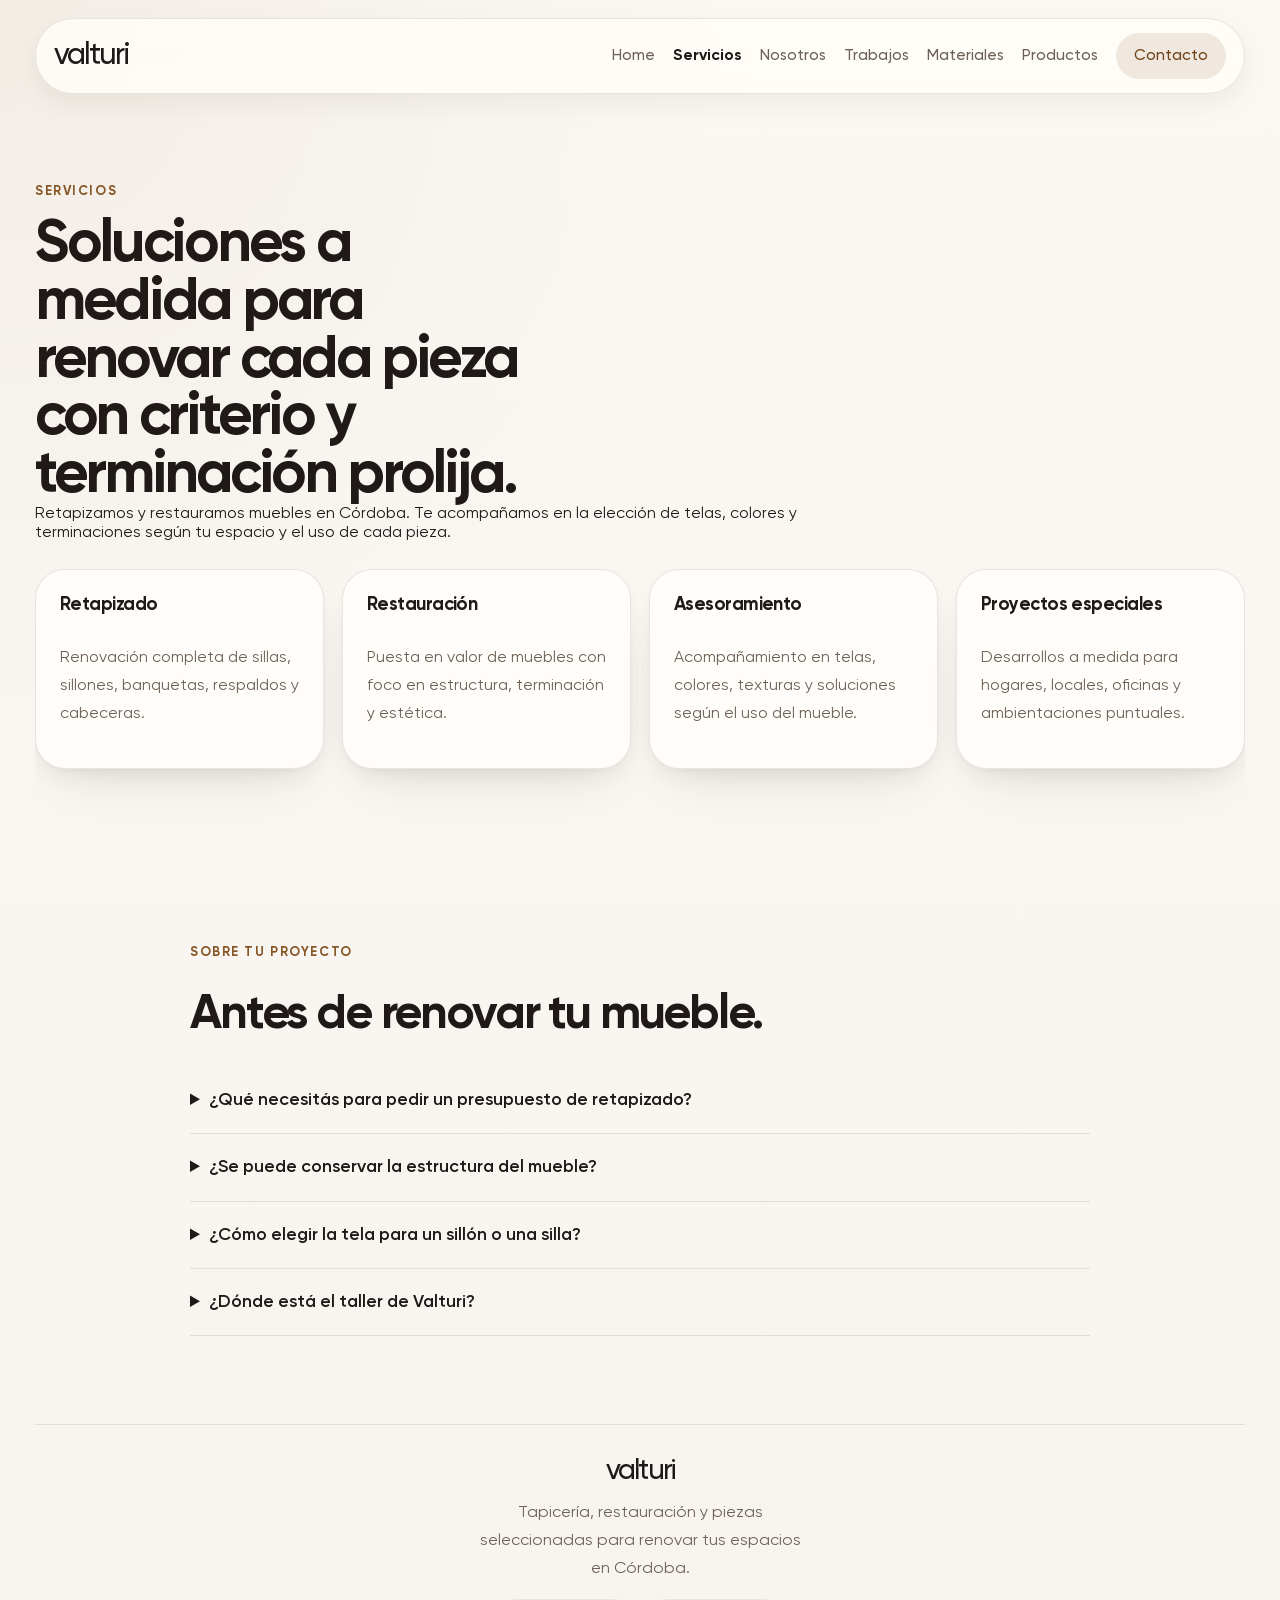
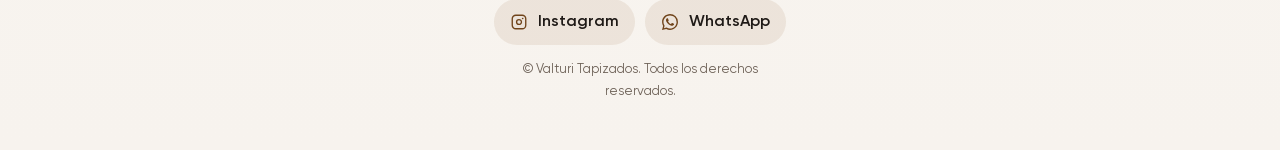
<file: servicios.html>
<!DOCTYPE html>

<html lang="es">
<head>
<base href="/"/>
<meta charset="utf-8"/>
<meta content="width=device-width, initial-scale=1.0" name="viewport"/>
<title>Servicios de tapicería y restauración | Valturi Córdoba</title>
<meta content="Retapizado completo, restauración y asesoramiento en telas y terminaciones para muebles en Córdoba." name="description"/>
<link href="assets/favicon.svg" rel="icon" type="image/svg+xml"/>
<link href="styles.css" rel="stylesheet"/>
<meta content="#f7f3ee" name="theme-color"/><meta content="index,follow,max-image-preview:large,max-snippet:-1,max-video-preview:-1" name="robots"/><link href="https://web-valturi-1-55.vercel.app/servicios.html" rel="canonical"/><meta content="es_AR" property="og:locale"/><meta content="Valturi Tapizados" property="og:site_name"/><meta content="Servicios de tapicería y restauración | Valturi Córdoba" property="og:title"/><meta content="Retapizado completo, restauración y asesoramiento en telas y terminaciones para muebles en Córdoba." property="og:description"/><meta content="https://web-valturi-1-55.vercel.app/servicios.html" property="og:url"/><meta content="website" property="og:type"/><meta content="https://web-valturi-1-55.vercel.app/assets/home-work-05.jpg" property="og:image"/><meta content="900" property="og:image:width"/><meta content="1200" property="og:image:height"/><meta content="Trabajo de tapicería realizado por Valturi" property="og:image:alt"/><meta content="summary_large_image" name="twitter:card"/><meta content="Servicios de tapicería y restauración | Valturi Córdoba" name="twitter:title"/><meta content="Retapizado completo, restauración y asesoramiento en telas y terminaciones para muebles en Córdoba." name="twitter:description"/><meta content="https://web-valturi-1-55.vercel.app/assets/home-work-05.jpg" name="twitter:image"/><link href="https://www.googletagmanager.com" rel="preconnect"/><link crossorigin="" href="https://www.google-analytics.com" rel="preconnect"/><script type="application/ld+json">{"@context":"https://schema.org","@type":["LocalBusiness","ProfessionalService"],"@id":"https://web-valturi-1-55.vercel.app/#business","name":"Valturi Tapizados","url":"https://web-valturi-1-55.vercel.app/","image":["https://web-valturi-1-55.vercel.app/assets/home-work-05.jpg","https://web-valturi-1-55.vercel.app/assets/home-work-03.jpg"],"description":"Tapicería contemporánea, retapizado y restauración artesanal de muebles en Córdoba.","address":{"@type":"PostalAddress","addressLocality":"Córdoba","addressRegion":"Córdoba","addressCountry":"AR"},"geo":{"@type":"GeoCoordinates","latitude":-31.3234650917683,"longitude":-64.28811492274205},"areaServed":{"@type":"City","name":"Córdoba"},"sameAs":["https://instagram.com/valturi.tapizados"],"contactPoint":{"@type":"ContactPoint","contactType":"customer service","availableLanguage":"Spanish","url":"https://wa.link/ogxnv3"}}</script><script src="analytics.js"></script></head>
<body data-page="servicios"><noscript><iframe height="0" src="https://www.googletagmanager.com/ns.html?id=GTM-WLW65L95" style="display:none;visibility:hidden" title="Google Tag Manager" width="0"></iframe></noscript><a class="skip-link" href="#main-content">Saltar al contenido principal</a>
<div class="site-shell">
<header class="header">
<a aria-label="Valturi, ir al inicio" class="brand" href="index.html"><span class="brand-wordmark">valturi</span></a>
<button aria-controls="mainNav" aria-expanded="false" aria-label="Abrir menú" class="menu-toggle" id="menuToggle" type="button">
<span></span>
<span></span>
<span></span>
</button>
<nav aria-label="Navegación principal" class="nav" id="mainNav">
<a href="index.html">Home</a>
<a aria-current="page" class="is-active" href="servicios.html">Servicios</a>
<a href="nosotros.html">Nosotros</a>
<a href="trabajos.html">Trabajos</a>
<a href="materiales.html">Materiales</a>
<a href="productos.html">Productos</a>
<a class="nav-cta" href="contacto.html">Contacto</a>
</nav>
</header>
<main id="main-content">
<section class="page-hero section page-hero-compact">
<div class="eyebrow">Servicios</div>
<h1>Soluciones a medida para renovar cada pieza con criterio y terminación prolija.</h1>
<p>Retapizamos y restauramos muebles en Córdoba. Te acompañamos en la elección de telas, colores y terminaciones según tu espacio y el uso de cada pieza.</p>
</section>
<section class="section top-tight">
<div class="service-grid">
<article class="service-card card"><h3>Retapizado</h3><p>Renovación completa de sillas, sillones, banquetas, respaldos y cabeceras.</p></article>
<article class="service-card card"><h3>Restauración</h3><p>Puesta en valor de muebles con foco en estructura, terminación y estética.</p></article>
<article class="service-card card"><h3>Asesoramiento</h3><p>Acompañamiento en telas, colores, texturas y soluciones según el uso del mueble.</p></article>
<article class="service-card card"><h3>Proyectos especiales</h3><p>Desarrollos a medida para hogares, locales, oficinas y ambientaciones puntuales.</p></article>
</div>
</section>
<section class="section service-faq" aria-labelledby="serviceFaqTitle">
<div class="section-heading"><div class="eyebrow">Sobre tu proyecto</div><h2 id="serviceFaqTitle">Antes de renovar tu mueble.</h2></div>
<details><summary>¿Qué necesitás para pedir un presupuesto de retapizado?</summary><p>Contanos qué querés renovar y enviá fotos del mueble y sus medidas aproximadas por <a href="https://wa.me/543515930925">WhatsApp</a>. La elección de tela y el estado de la pieza ayudan a definir el trabajo necesario.</p></details>
<details><summary>¿Se puede conservar la estructura del mueble?</summary><p>Depende de su estado. El retapizado renueva el revestimiento, mientras que la restauración puede incluir trabajo sobre la estructura y la terminación. Consultanos para evaluar qué necesita tu pieza.</p></details>
<details><summary>¿Cómo elegir la tela para un sillón o una silla?</summary><p>La elección depende del uso del mueble, la textura y el resultado que buscás. Podés comparar nuestras <a href="/materiales.html">colecciones de telas y colores</a>; para definir el tono final, recomendamos revisar una muestra física.</p></details>
<details><summary>¿Dónde está el taller de Valturi?</summary><p>Estamos en Villa Rivera Indarte, Córdoba. Las visitas se coordinan previamente por WhatsApp. Encontrá la ubicación en nuestra <a href="/contacto.html">página de contacto</a>.</p></details>
</section>
</main>
<footer class="footer footer-clean footer-expanded">
<div class="footer-branding">
<span class="brand brand-footer"><span class="brand-wordmark brand-wordmark-footer">valturi</span></span>
<p>Tapicería, restauración y piezas seleccionadas para renovar tus espacios en Córdoba.</p>
<div class="footer-social footer-social-clean">
<a aria-label="Instagram de Valturi" class="social-pill" data-instagram="" data-track-location="footer" href="https://instagram.com/valturi.tapizados" rel="noopener noreferrer" target="_blank">
<span aria-hidden="true" class="social-icon">
<svg fill="none" viewbox="0 0 24 24" xmlns="http://www.w3.org/2000/svg"><path d="M7.75 3h8.5A4.75 4.75 0 0 1 21 7.75v8.5A4.75 4.75 0 0 1 16.25 21h-8.5A4.75 4.75 0 0 1 3 16.25v-8.5A4.75 4.75 0 0 1 7.75 3Z" stroke="currentColor" stroke-width="1.8"></path><path d="M8.75 12a3.25 3.25 0 1 0 6.5 0a3.25 3.25 0 0 0-6.5 0Z" stroke="currentColor" stroke-width="1.8"></path><path d="M16.9 7.35h.02" stroke="currentColor" stroke-linecap="round" stroke-width="2.2"></path></svg>
</span>
<span>Instagram</span>
</a>
<a aria-label="WhatsApp de Valturi" class="social-pill" data-track-location="footer" data-whatsapp="" href="https://wa.me/543515930925" id="footerWhatsapp">
<span aria-hidden="true" class="social-icon">
<svg fill="currentColor" viewbox="0 0 16 16" xmlns="http://www.w3.org/2000/svg"><path d="M13.601 2.326A7.854 7.854 0 0 0 8.02 0C3.644 0 .068 3.575.068 7.95c0 1.4.366 2.765 1.063 3.965L0 16l4.178-1.096a7.9 7.9 0 0 0 3.84.981h.003c4.376 0 7.951-3.574 7.951-7.95a7.9 7.9 0 0 0-2.373-5.609Zm-5.58 12.21h-.003a6.57 6.57 0 0 1-3.344-.913l-.24-.142-2.48.65.662-2.417-.156-.248a6.56 6.56 0 0 1-1.007-3.515c.002-3.62 2.95-6.567 6.572-6.567 1.753 0 3.4.682 4.64 1.922a6.53 6.53 0 0 1 1.924 4.637c-.002 3.621-2.95 6.57-6.57 6.57Zm3.6-4.923c-.197-.099-1.17-.578-1.352-.644-.181-.066-.313-.099-.445.099-.132.197-.511.644-.627.776-.116.132-.23.149-.428.05-.197-.1-.832-.307-1.585-.98-.586-.523-.981-1.169-1.096-1.366-.116-.198-.012-.305.087-.403.089-.088.198-.23.297-.346.099-.115.132-.197.198-.33.066-.132.033-.247-.017-.346-.05-.1-.445-1.074-.61-1.47-.16-.387-.323-.335-.445-.34l-.38-.006a.73.73 0 0 0-.528.248c-.181.198-.693.677-.693 1.652s.71 1.916.809 2.048c.099.132 1.397 2.134 3.386 2.99.473.204.842.325 1.13.416.475.151.907.13 1.248.079.381-.057 1.17-.479 1.336-.941.165-.462.165-.858.116-.94-.05-.083-.181-.132-.38-.231Z"></path></svg>
</span>
<span>WhatsApp</span>
</a>
</div>
<small>© Valturi Tapizados. Todos los derechos reservados.</small>
</div>
</footer>
</div>
<script src="script.js"></script>
</body>
</html>
</file>
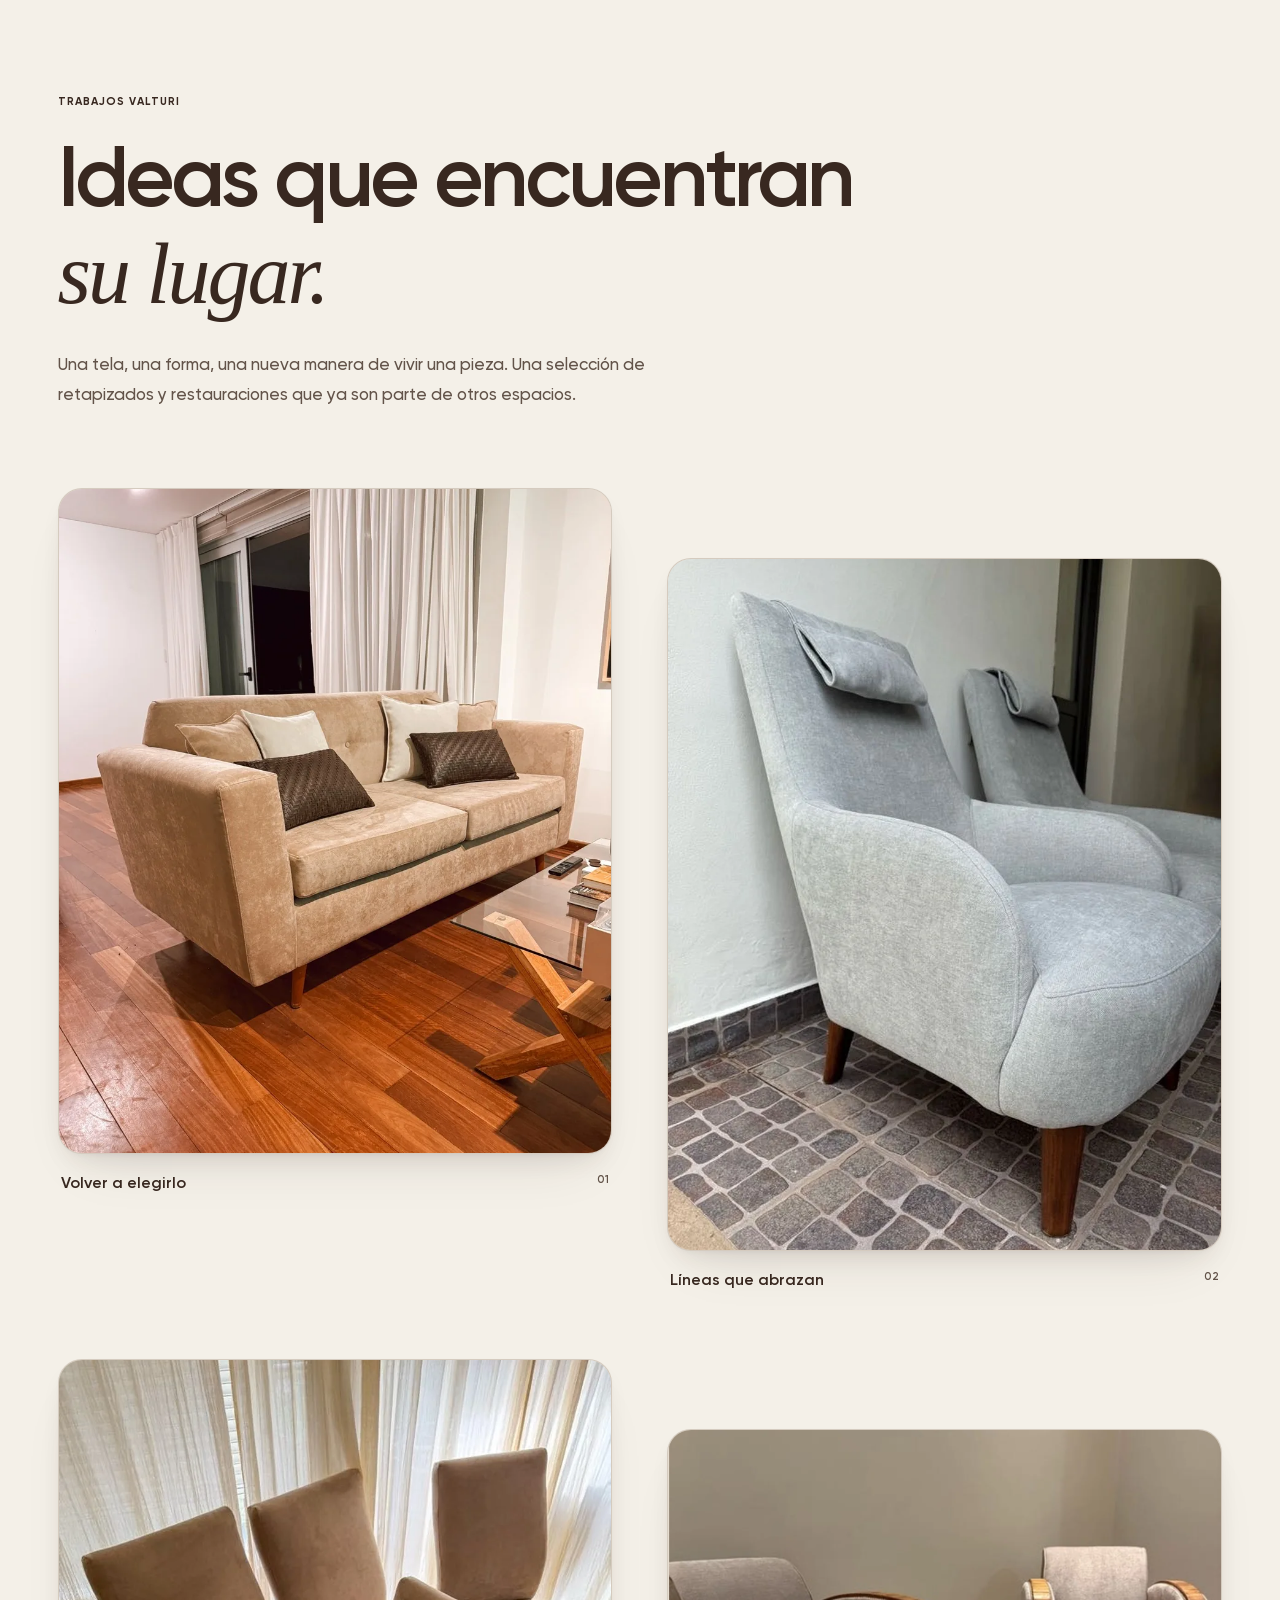
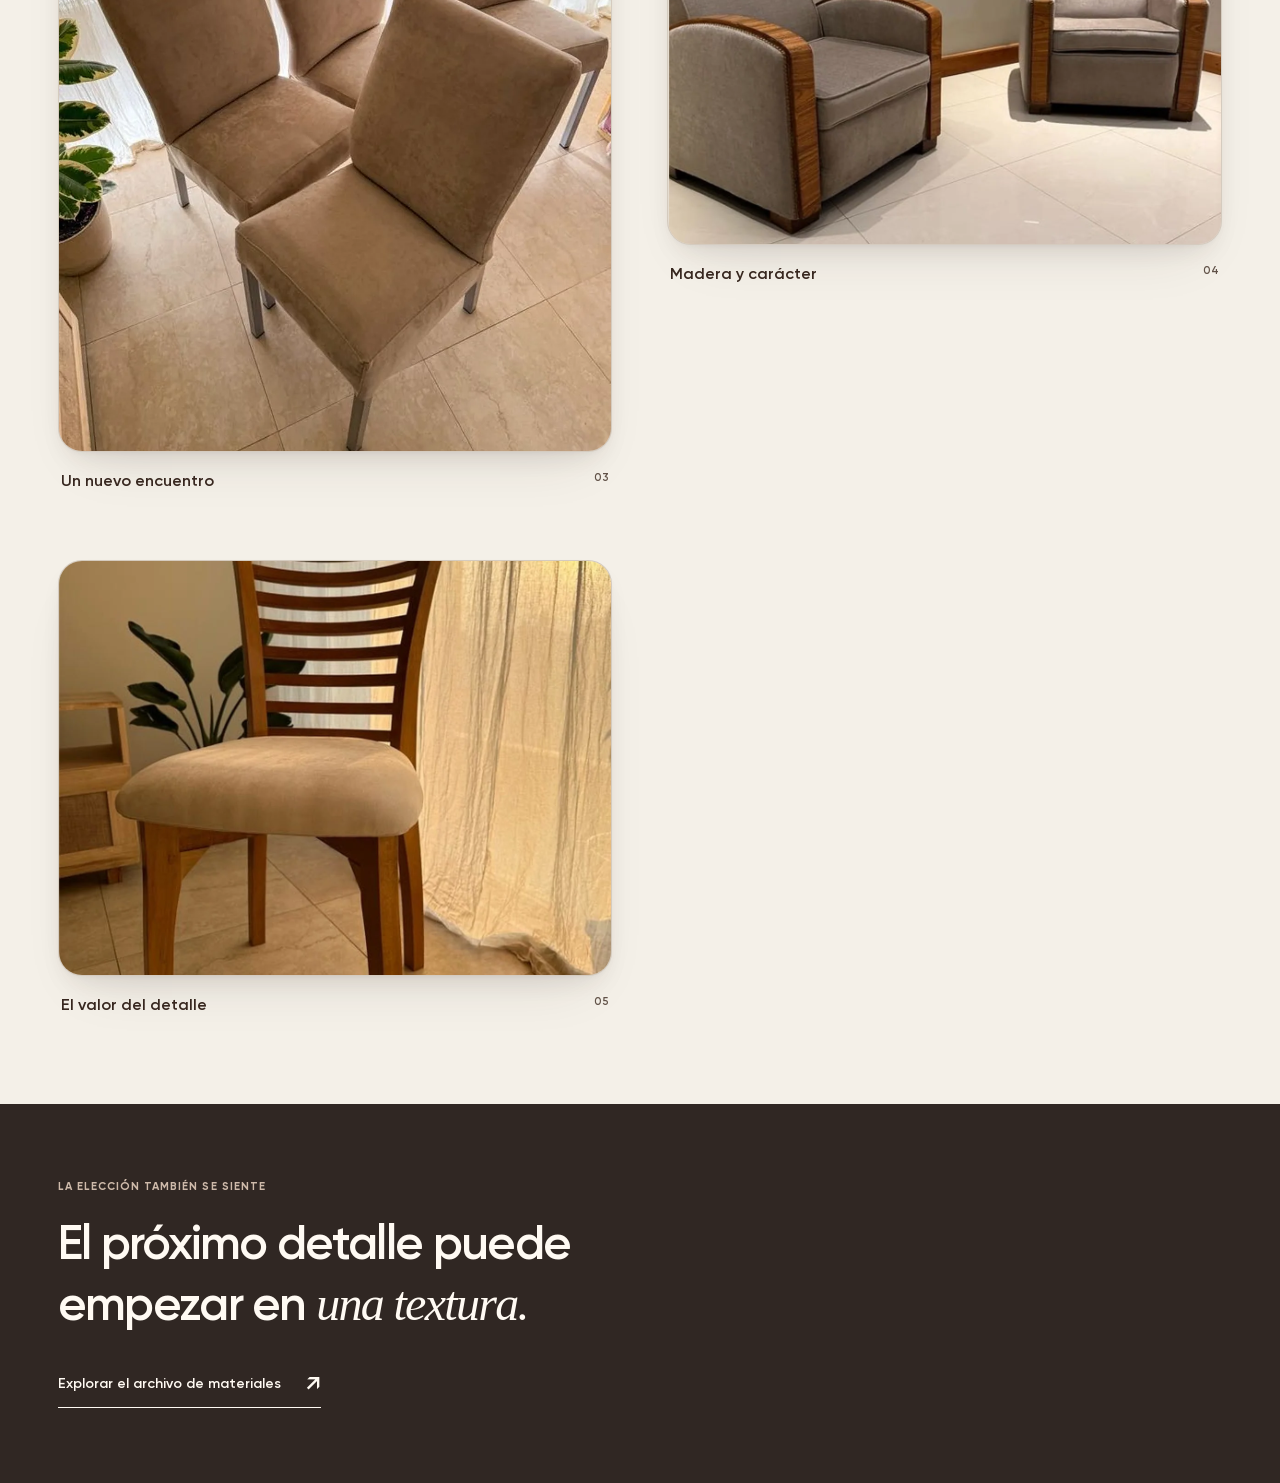
<file: trabajos.html>
<!doctype html>
<html lang="es-AR">
<head>
<base href="/">
<meta charset="utf-8"><meta name="viewport" content="width=device-width, initial-scale=1">
<title>Trabajos de retapizado y restauración | Valturi</title><meta name="description" content="Una selección de trabajos de retapizado y restauración realizados por Valturi en Córdoba.">
<link rel="icon" href="/assets/favicon.svg" type="image/svg+xml">
<link rel="preload" href="/assets/fonts/Gilroy-Medium.woff2" as="font" type="font/woff2" crossorigin>
<link rel="stylesheet" href="/home.css?v=20261020-4">
<script src="/analytics.js"></script><script src="/home-ui.js?v=20261020-4" defer></script>
</head>
<body data-page="trabajos">
<a class="skip-link" href="#contenido">Ir al contenido</a>
<header data-shared-header></header>
<main id="contenido">
<section class="interior-hero wrap"><p class="eyebrow">Trabajos Valturi</p><h1>Ideas que encuentran<br><span class="serif-word">su lugar.</span></h1><p class="body-copy">Una tela, una forma, una nueva manera de vivir una pieza. Una selección de retapizados y restauraciones que ya son parte de otros espacios.</p></section>
<section class="work-gallery wrap" aria-label="Trabajos de tapicería y restauración"><figure class="work-item work-featured"><div class="work-photo"><picture><source type="image/webp" srcset="assets/home-work-05-480.webp 480w, assets/home-work-05-900.webp 900w" sizes="(max-width: 759px) calc(100vw - 36px), 50vw"><img src="assets/home-work-05.jpg" width="900" height="1200" loading="eager" decoding="async" alt="Sofá retapizado en tono cálido, con almohadones y patas de madera."></picture></div><figcaption><span>Volver a elegirlo</span><span aria-hidden="true">01</span></figcaption></figure><figure class="work-item"><div class="work-photo"><picture><source type="image/webp" srcset="assets/home-work-03-480.webp 480w, assets/home-work-03-900.webp 900w" sizes="(max-width: 759px) calc(100vw - 36px), 50vw"><img src="assets/home-work-03.jpg" width="900" height="1200" loading="lazy" decoding="async" alt="Par de sillones grises de líneas curvas y apoyabrazos integrados."></picture></div><figcaption><span>Líneas que abrazan</span><span aria-hidden="true">02</span></figcaption></figure><figure class="work-item"><div class="work-photo"><picture><source type="image/webp" srcset="assets/home-work-02-480.webp 480w, assets/home-work-02-900.webp 900w" sizes="(max-width: 759px) calc(100vw - 36px), 50vw"><img src="assets/home-work-02.jpg" width="900" height="1200" loading="lazy" decoding="async" alt="Cuatro sillas de comedor retapizadas en un tono cálido."></picture></div><figcaption><span>Un nuevo encuentro</span><span aria-hidden="true">03</span></figcaption></figure><figure class="work-item"><div class="work-photo rotated-frame"><picture><source type="image/webp" srcset="assets/home-work-01-480.webp 480w, assets/home-work-01-900.webp 900w" sizes="(max-width: 759px) calc(100vw - 36px), 50vw"><img class="turn-image" src="assets/home-work-01.jpg" width="900" height="1200" loading="lazy" decoding="async" alt="Par de sillones con estructura de madera y tapizado gris."></picture></div><figcaption><span>Madera y carácter</span><span aria-hidden="true">04</span></figcaption></figure><figure class="work-item"><div class="work-photo rotated-frame"><picture><source type="image/webp" srcset="assets/home-work-04-900.webp 900w" sizes="(max-width: 759px) calc(100vw - 36px), 50vw"><img class="turn-image" src="assets/home-work-04-900.webp" width="900" height="1200" loading="lazy" decoding="async" alt="Detalle de una silla de madera con asiento tapizado en tono natural."></picture></div><figcaption><span>El valor del detalle</span><span aria-hidden="true">05</span></figcaption></figure></section>
<section class="interior-note"><div class="wrap"><p class="eyebrow">La elección también se siente</p><h2>El próximo detalle puede<br>empezar en <span class="serif-word">una textura.</span></h2><a class="text-link" href="/materiales.html">Explorar el archivo de materiales <span aria-hidden="true">↗</span></a></div></section></main>
<footer data-shared-footer></footer>
</body></html>
</file>
<file: home.css>
/* Valturi. Base móvil; ampliaciones progresivas al final. */
@font-face{font-family:Gilroy;src:url('assets/fonts/Gilroy-Regular.woff2') format('woff2');font-weight:400;font-display:swap}
@font-face{font-family:Gilroy;src:url('assets/fonts/Gilroy-Medium.woff2') format('woff2');font-weight:500;font-display:swap}
@font-face{font-family:Gilroy;src:url('assets/fonts/Gilroy-Semibold.woff2') format('woff2');font-weight:600;font-display:swap}
@font-face{font-family:Gilroy;src:url('assets/fonts/Gilroy-Bold.woff2') format('woff2');font-weight:700;font-display:swap}
:root{--paper:#f4f0e8;--cream:#faf7f1;--ink:#382820;--muted:#625349;--rust:#98412d;--line:#d2c7b8;--serif:Georgia,'Times New Roman',serif;--gutter:18px}
*,*::before,*::after{box-sizing:border-box}
html{scroll-behavior:smooth;scroll-padding-top:22px}
body{margin:0;background:var(--paper);color:var(--ink);font:500 16px/1.65 Gilroy,Arial,sans-serif;-webkit-font-smoothing:antialiased}
body.menu-open{overflow:hidden}
::selection{background:var(--rust);color:var(--cream)}
a{color:inherit;text-decoration:none}button,input{font:inherit}button,a,input{-webkit-tap-highlight-color:transparent}button{cursor:pointer}
img{display:block;max-width:100%;height:auto}figure,p,h1,h2,h3{margin:0}button:disabled{cursor:wait;opacity:.6}[hidden]{display:none!important}
:focus-visible{outline:2px solid var(--rust);outline-offset:5px}
.wrap{width:min(calc(100% - var(--gutter)*2),1360px);margin-inline:auto}.section{padding-block:64px}
.eyebrow{font-size:11px;line-height:1.5;font-weight:700;letter-spacing:.095em;text-transform:uppercase}
.wordmark{font-weight:500;letter-spacing:-.065em;line-height:.82}.serif-word{font-family:var(--serif);font-weight:400;font-style:italic;letter-spacing:-.035em}
.body-copy{font-size:16px;line-height:1.8;color:var(--muted);max-width:530px}
.text-link{display:inline-flex;align-items:center;justify-content:space-between;gap:25px;min-height:46px;font-size:14px;font-weight:600;border-bottom:1px solid currentColor;transition:color .2s,gap .2s}.text-link:hover{color:var(--rust);gap:32px}.text-link span{font-size:23px}
.button{display:flex;align-items:center;justify-content:space-between;gap:18px;min-height:56px;padding:15px 18px;border:1px solid transparent;font-weight:600;font-size:14px;transition:background .2s}.button span:last-child{font-size:24px;line-height:1}.button-dark{background:var(--ink);color:var(--cream)}.button-dark:hover{background:var(--rust)}
.sr-only{position:absolute;width:1px;height:1px;margin:-1px;padding:0;overflow:hidden;clip-path:inset(50%);white-space:nowrap;border:0}
.skip-link{position:fixed;z-index:100;left:16px;top:12px;padding:12px 20px;background:var(--ink);color:var(--cream);transform:translateY(-160%)}.skip-link:focus{transform:none}
.site-header{display:flex;align-items:center;justify-content:space-between;gap:24px;min-height:78px;border-bottom:1px solid var(--line)}.header-brand{font-size:34px;min-height:44px;display:flex;align-items:center;padding-bottom:5px}.desktop-nav{display:none}
.menu-toggle,.menu-close{display:grid;place-items:center;position:relative;width:48px;height:48px;flex:0 0 48px;padding:0;border:1px solid #3828201c;border-radius:50%;background:#fffdf8;color:var(--ink);box-shadow:0 2px 4px #38282005,0 6px 16px -5px #38282016;transition:background .2s,border-color .2s,box-shadow .2s}
.menu-toggle svg,.menu-close svg{display:block;width:24px;height:24px;flex:none}
.menu-toggle:hover,.menu-close:hover{background:#fff;border-color:#38282040;box-shadow:0 4px 18px -4px #38282024}
.menu-toggle:active,.menu-close:active{background:#ede8df;box-shadow:0 1px 4px #3828200d}
.menu-dialog{position:fixed;inset:0 0 0 auto;margin:0;padding:0 25px 25px;width:min(100%,480px);max-width:100%;height:100%;max-height:100dvh;overflow-y:auto;border:0;background:var(--paper);color:var(--ink)}.menu-dialog::backdrop{background:rgba(34,22,15,.55);backdrop-filter:blur(5px)}
.menu-top{display:flex;align-items:center;justify-content:space-between;min-height:94px;margin-bottom:25px;border-bottom:1px solid var(--line)}.menu-top>.wordmark{font-size:38px;padding-bottom:7px}
.menu-dialog nav{display:flex;flex-direction:column}.menu-dialog nav>a{display:grid;grid-template-columns:27px 1fr 22px;align-items:center;gap:12px;padding:15px 0;border-bottom:1px solid var(--line);font-size:clamp(22px,5.7vw,29px);font-weight:600;line-height:1.3;letter-spacing:-.025em;min-height:65px}.menu-dialog nav>a>span:first-child{font-size:10px;font-weight:500;letter-spacing:.05em;color:var(--rust)}.menu-dialog nav>a>span:last-child{font-size:23px;color:var(--rust);justify-self:end}
.menu-dialog nav>.menu-talk{display:flex;justify-content:space-between;gap:15px;font-size:18px;letter-spacing:0;background:var(--ink);color:var(--cream);border:0;margin-top:26px;padding:17px 20px}.menu-dialog nav>.menu-talk>span{color:var(--cream)}.menu-location{font-size:11px;margin-top:28px;color:var(--muted)}
.noscript-nav{display:flex;gap:15px;flex-wrap:wrap;padding-block:20px;font-size:14px;text-decoration:underline}
.hero{display:grid;grid-template-areas:'intro' 'form' 'photo';grid-template-columns:minmax(0,1fr);gap:28px;padding-block:33px 30px;align-items:start}.hero-intro{grid-area:intro;min-width:0}.hero-wordmark{font-size:clamp(110px,31vw,190px);display:inline-block;letter-spacing:-.07em;margin:6px 0 28px;line-height:.8}.hero h1{font-size:36px;line-height:1.12;font-weight:600;letter-spacing:-.035em;margin-bottom:15px}.hero h1 br{display:none}.hero-description{font-size:16px;line-height:1.7;color:var(--muted);max-width:450px}
.inquiry{grid-area:form;align-self:stretch;background:var(--cream);border:1px solid var(--line);padding:24px 21px;scroll-margin-top:24px}.form-heading{display:flex;justify-content:space-between;gap:15px;align-items:center}.form-heading .eyebrow{font-size:10px}.tiny-arrow{font-size:25px;line-height:1}.inquiry h2{font-size:32px;font-weight:600;line-height:1.13;letter-spacing:-.025em;margin:16px 0 13px}.inquiry h2 br{display:none}.form-intro{font-size:14px;line-height:1.7;color:var(--muted);margin-bottom:23px}
.field-row{display:grid;grid-template-columns:minmax(0,1fr) minmax(0,1fr);gap:15px}.field{min-width:0;margin-bottom:19px}.field label,.furniture-field legend{display:block;font-size:13px;font-weight:600;margin-bottom:7px}.field input{width:100%;min-height:44px;border:0;border-bottom:1px solid #a6927f;border-radius:0;background:transparent;color:var(--ink);padding:8px 0;font-size:16px;font-weight:500;outline-offset:4px}.field input::placeholder{color:#796656;opacity:1;font-size:13px;font-weight:500}.field input:focus{border-color:var(--rust)}
.furniture-field{padding:0;border:0;margin:0 0 19px;min-width:0}.furniture-options{display:flex;gap:7px}.furniture-options label{position:relative;flex:1;cursor:pointer;min-width:0}.furniture-options input{position:absolute;inset:0;width:100%;height:100%;opacity:0;cursor:pointer;margin:0}.furniture-options span{display:flex;align-items:center;justify-content:center;min-height:46px;padding:9px 6px;border:1px solid var(--line);font-size:12px;font-weight:600;transition:background .15s,color .15s,border-color .15s;text-align:center;line-height:1.4}.furniture-options input:checked+span{background:var(--ink);color:var(--cream);border-color:var(--ink)}.furniture-options input:focus-visible+span{outline:2px solid var(--rust);outline-offset:3px}.furniture-options label:hover span{border-color:var(--ink)}
.consent{display:flex;align-items:flex-start;gap:10px;font-size:12px;line-height:1.65;margin:0 0 18px;color:var(--muted)}.consent input{accent-color:var(--ink);width:18px;height:18px;flex-shrink:0;margin:2px 0 0}.consent label{cursor:pointer}.privacy-trigger{border:0;border-radius:0;padding:0;background:transparent;color:inherit;text-decoration:underline;text-underline-offset:3px;font-size:inherit;line-height:inherit;min-height:26px}.submit-button{width:100%;text-align:left}.form-note{margin-top:12px;font-size:11px;text-align:center;color:var(--muted)}
.bot-field{position:absolute;left:-10000px;width:1px;height:1px;overflow:hidden}.form-status{border-left:2px solid var(--rust);padding:12px;margin-top:18px;color:var(--ink);font-size:14px;background:var(--paper)}.form-status.is-success{border-color:#526846}.recovery-link{display:block;min-height:46px;padding-top:12px;text-decoration:underline;text-underline-offset:4px;font-size:14px;font-weight:600}
.hero-photo{grid-area:photo;position:relative;overflow:hidden;aspect-ratio:1.5;background:#e3d7c6;border-top-right-radius:65px}.hero-photo>img{width:100%;height:100%;object-fit:cover;object-position:50% 50%}.hero-photo figcaption{position:absolute;bottom:0;left:0;right:0;display:flex;justify-content:space-between;align-items:end;gap:18px;padding:45px 17px 14px;background:linear-gradient(transparent,rgba(38,24,15,.82));color:#fff;font-size:11px;font-weight:600}.hero-photo figcaption span:last-child{font-size:10px;text-transform:uppercase;letter-spacing:.04em;white-space:nowrap}
.section-heading{margin-bottom:30px}.section-heading>.eyebrow,.section-heading>div>.eyebrow{margin-bottom:20px}.section-heading h2,.materials-intro h2,.about-copy h2{font-size:clamp(36px,9.5vw,46px);font-weight:600;letter-spacing:-.035em;line-height:1.16}.section-description{font-size:16px;color:var(--muted);line-height:1.75;max-width:450px;margin-top:20px}
.service-grid{display:grid;grid-template-columns:minmax(0,1fr);gap:25px}.service-card{border:1px solid var(--line);background:var(--cream);display:flex;flex-direction:column;transition:border-color .25s;min-width:0}.service-card:hover{border-color:#9b7c61}
.service-copy{padding:25px;display:flex;flex:1;flex-direction:column;align-items:flex-start}.service-copy h3{font-size:27px;line-height:1.13;letter-spacing:-.025em;font-weight:600;margin-bottom:16px}.service-copy h3 br{display:none}.service-copy p{font-size:15px;line-height:1.75;color:var(--muted);margin-bottom:25px}.service-link{font-size:13px;font-weight:600;margin-top:auto;padding-top:15px;border-top:1px solid var(--line);width:100%;display:flex;align-items:center;justify-content:space-between;gap:10px}.service-link span{font-size:21px}.section-footnote{font-size:12px;line-height:1.7;color:var(--muted);margin-top:21px}
.work-section{background:var(--ink);color:var(--paper)}.work-section :focus-visible,.site-footer :focus-visible{outline-color:#e2bf96}.work-heading .text-link{margin-top:24px}.work-section .text-link:hover{color:#e3b594}.project-grid{display:grid;grid-template-columns:minmax(0,1fr) minmax(0,1fr);gap:35px 18px;align-items:start}.project-image{position:relative;overflow:hidden;background:#66574b}.project-image img{width:100%;height:100%;object-fit:cover}.project-large{grid-column:1/-1}.project-large .project-image{aspect-ratio:4/4.3}.project-small{grid-column:1}.project-small .project-image{aspect-ratio:3/4.3;border-top-left-radius:65px}.project-wide{grid-column:2;grid-row:2;padding-top:50px}.project figcaption{display:flex;justify-content:space-between;gap:12px;font-size:12px;line-height:1.6;margin-top:13px}.project figcaption span:last-child{font-size:10px;color:#d3bca4}
.rotated-frame{aspect-ratio:4/3;position:relative;overflow:hidden}.rotated-frame .turn-image{position:absolute;width:75%;height:133.3334%;max-width:none;left:50%;top:50%;object-fit:cover;transform:translate(-50%,-50%) rotate(90deg)}.project-note{grid-column:1/-1;display:grid;grid-template-columns:64px 1fr;gap:0 20px;align-items:center;padding-top:8px}.detail-number{font:italic 75px/1 var(--serif);letter-spacing:-.06em;color:#cfaa83;grid-row:1/3;align-self:start}.project-note p{font-size:28px;line-height:1.3;letter-spacing:-.02em;font-weight:600;margin-bottom:10px}.project-note .text-link{justify-self:start;font-size:13px}
.materials-section{display:grid;grid-template-columns:minmax(0,1fr);gap:38px;overflow:hidden}.materials-intro>.eyebrow,.about-copy>.eyebrow{margin-bottom:20px}.materials-intro h2 br{display:none}.materials-intro .body-copy{margin-block:23px 20px}
.process-section{border-block:1px solid var(--line);background:#e9e2d6}.process-grid{list-style:none;display:grid;grid-template-columns:minmax(0,1fr);padding:0;margin:34px 0 0;gap:29px}.process-grid li{border-top:1px solid #b8a994;padding:23px 0 0 42px;position:relative}.step-number{position:absolute;left:0;top:26px;font-size:12px;font-weight:700;color:var(--rust)}.process-grid h3{font-size:22px;line-height:1.3;font-weight:600;letter-spacing:-.02em;margin-bottom:12px}.process-grid p{font-size:15px;line-height:1.8;color:var(--muted);max-width:550px}
.about-section{display:grid;grid-template-columns:minmax(0,1fr);gap:33px;align-items:center}.about-photo{border-top-right-radius:80px}.about-copy .body-copy{margin-top:23px}.about-copy .text-link{margin-top:20px}
.site-footer{background:var(--ink);color:var(--paper);overflow:hidden}.footer-inner{padding-block:45px 22px}.footer-heading{display:flex;align-items:start;justify-content:space-between;gap:20px;padding-bottom:30px;border-bottom:1px solid #b898773d}.footer-heading .eyebrow{color:#dbc2a6;font-size:10px}.footer-heading h2{font-size:30px;line-height:1.2;letter-spacing:-.025em;font-weight:600;margin-top:15px}.footer-heading h2 .serif-word{display:block}
.social-links{display:flex;flex-direction:column;gap:9px}.social-links a{display:grid;place-items:center;width:44px;height:44px;border:1px solid #b8987777;border-radius:50%;transition:background .2s}.social-links a:hover{background:#72523a}.social-links svg{width:21px;height:21px}.footer-content{display:grid;grid-template-columns:minmax(0,1fr);gap:28px;padding-top:28px}.footer-description{font-size:16px;line-height:1.8;color:#e1d1bd;max-width:350px}.footer-nav{display:grid;grid-template-columns:1fr 1fr;column-gap:24px;font-size:14px;font-weight:500}.footer-nav a{display:flex;align-items:center;min-height:44px}.footer-nav a:hover{color:#e2bf96}
.footer-map{min-width:0}.footer-map iframe{display:block;width:100%;height:190px;border:1px solid #b898774d;filter:grayscale(.55) sepia(.22);background:#d9cbb9}.footer-map>a{display:flex;align-items:center;gap:9px;font-size:12px;min-height:49px;font-weight:600}.footer-map>a>span:last-child{margin-left:auto;font-size:20px}.footer-map>p{font-size:12px;line-height:1.6;color:#d7c2a9}.footer-wordmark{font-size:clamp(98px,29vw,205px);display:block;max-width:max-content;margin-top:46px;margin-bottom:29px;color:var(--paper)}
.footer-bottom{display:flex;align-items:center;justify-content:space-between;flex-wrap:wrap;gap:13px 22px;border-top:1px solid #b898773d;padding-top:20px;font-size:11px;color:#ddcbb4}.footer-bottom>span:first-child{width:100%}.footer-bottom>span:last-child{margin-left:auto}
.privacy-dialog{width:min(calc(100% - 36px),580px);max-height:85dvh;border:1px solid var(--line);padding:38px 25px 28px;background:var(--cream);color:var(--ink)}.privacy-dialog::backdrop{background:rgba(35,23,17,.65);backdrop-filter:blur(3px)}.privacy-dialog h2{font-size:31px;line-height:1.2;letter-spacing:-.025em;font-weight:600;margin-block:20px}.privacy-dialog p:not(.eyebrow){font-size:15px;line-height:1.8;color:var(--muted);margin-bottom:19px}.dialog-close{position:absolute;right:9px;top:8px;width:44px;height:44px;border:0;background:transparent;color:var(--ink);font-size:28px}.privacy-dialog .text-link{font-size:13px}
@media(max-width:359px){
 .field-row{grid-template-columns:1fr;gap:0}.hero-wordmark{font-size:30vw}.hero h1{font-size:32px}.inquiry{padding-inline:17px}.furniture-options{gap:5px}.furniture-options span{font-size:11px}
 .section-heading h2,.materials-intro h2,.about-copy h2{font-size:33px}.footer-heading h2{font-size:26px}
}
@media(min-width:560px){
 :root{--gutter:28px}.hero-wordmark{font-size:190px}
 .footer-content{grid-template-columns:1fr 1fr;gap:30px}.footer-description{grid-column:1}.footer-map{grid-column:1/-1}.footer-nav{grid-column:2;grid-row:1}.footer-map iframe{height:220px}.social-links{flex-direction:row}.footer-heading h2 .serif-word{display:inline}
}
@media(min-width:760px){
 :root{--gutter:36px}.site-header{min-height:91px}.section{padding-block:85px}
 .hero{grid-template-columns:minmax(0,1.1fr) minmax(0,1fr);grid-template-areas:'intro form' 'photo form';gap:28px 34px;padding-block:45px 40px}
 .hero-wordmark{font-size:clamp(120px,15vw,175px);margin:5px 0 35px}.hero h1{font-size:39px}.hero h1 br{display:block}.hero-description{font-size:16px}.hero-intro{padding-bottom:2px}
 .inquiry{padding:28px 24px}.inquiry h2{font-size:36px}.inquiry h2 br{display:block}.form-intro{font-size:15px}.field-row{grid-template-columns:1fr;gap:0}
 .hero-photo{aspect-ratio:1.15;border-top-right-radius:65px;padding-bottom:46px;display:flex;justify-content:center;align-items:center;background:linear-gradient(90deg,#e5dac9,#eee5d9 50%,#e5dac9)}
 .hero-photo>img{width:auto;height:100%;max-width:100%;object-fit:contain;object-position:center}
 .hero-photo figcaption{padding:13px 17px;background:#e7dccb;color:var(--ink);font-size:10px;min-height:46px;align-items:center}.hero-photo figcaption span:last-child{font-size:9px}
 .section-heading{margin-bottom:39px}.section-heading h2,.materials-intro h2,.about-copy h2{font-size:45px}.section-description{max-width:500px}
 .service-grid{grid-template-columns:repeat(3,minmax(0,1fr));gap:16px}.service-copy{padding:24px 20px}.service-copy h3{font-size:24px}.service-copy h3 br{display:block}.service-copy p{font-size:14px}.service-link{font-size:11px;line-height:1.6}.section-footnote{font-size:12px}
 .work-heading{display:flex;justify-content:space-between;align-items:end;gap:30px;margin-bottom:45px}.work-heading .text-link{margin-top:0}.project-grid{grid-template-columns:1.1fr .9fr;column-gap:7%;row-gap:55px}.project-large{grid-column:1}.project-small{grid-column:2;padding-top:75px}.project-large .project-image{aspect-ratio:4/4.7}.project-small .project-image{aspect-ratio:4/4.7;border-top-left-radius:100px}.project-wide{grid-column:1;grid-row:2;padding-top:0}.project-note{grid-column:2;display:block;align-self:center;padding:0 0 0 12%}.detail-number{display:block;font-size:90px;margin-bottom:15px}.project-note p{font-size:31px;margin-bottom:15px}.project-note .serif-word{display:block}.project figcaption{font-size:13px}
 .materials-section{grid-template-columns:.8fr 1.2fr;gap:6%;align-items:center}.materials-intro h2 br{display:block}.materials-intro .body-copy{font-size:16px}
 .process-grid{grid-template-columns:repeat(3,minmax(0,1fr));gap:30px;margin-top:44px}.process-grid li{padding:22px 0 0}.step-number{position:static;display:block;margin-bottom:28px}.process-grid h3{font-size:22px}.process-grid p{font-size:15px}
 .about-section{grid-template-columns:1fr 1fr;gap:7%;align-items:center}.about-photo{border-top-right-radius:90px}.about-copy .body-copy{font-size:16px}
 .footer-inner{padding-block:58px 25px}.footer-heading h2{font-size:39px}.footer-heading .eyebrow{font-size:11px}.footer-content{grid-template-columns:.85fr .65fr 1.2fr;gap:35px;align-items:start;padding-top:35px}.footer-description{grid-column:1;font-size:16px}.footer-nav{grid-column:2;grid-row:auto;grid-template-columns:1fr;font-size:14px}.footer-nav a{min-height:38px}.footer-map{grid-column:3}.footer-map iframe{height:190px}.footer-map>a{font-size:12px;line-height:1.5}.footer-wordmark{font-size:clamp(190px,25vw,270px);margin-block:53px 38px}.footer-bottom>span:first-child{width:auto}.footer-bottom>span:last-child{margin-left:0}.footer-bottom{font-size:12px}.privacy-dialog{padding:42px}
}
@media(min-width:1000px){
 :root{--gutter:clamp(36px,4.5vw,76px)}
 .menu-toggle{display:none}.desktop-nav{display:flex;align-items:center;gap:clamp(20px,2.3vw,35px);font-size:13px;font-weight:600}.desktop-nav a{display:flex;align-items:center;min-height:46px}.desktop-nav a:hover{color:var(--rust)}.nav-contact{gap:20px}.nav-contact span{font-size:23px}
 .hero{grid-template-columns:minmax(0,1.32fr) minmax(0,1fr);column-gap:clamp(36px,5vw,75px);row-gap:30px;padding-block:50px 45px}.hero-wordmark{font-size:clamp(160px,15vw,210px);margin-bottom:35px}.hero h1{font-size:46px}.hero-description{font-size:17px;line-height:1.75}.hero-photo{aspect-ratio:1.32}.hero-photo figcaption{font-size:12px}.hero-photo figcaption span:last-child{font-size:10px}
 .inquiry{padding:30px clamp(26px,2.7vw,40px)}.inquiry h2{font-size:40px;margin-block:20px 17px}.field-row{grid-template-columns:minmax(0,1fr) minmax(0,1fr);gap:16px}.field{margin-bottom:22px}.furniture-field{margin-bottom:22px}.furniture-options span{font-size:13px}.form-heading .eyebrow{font-size:10px}.form-note{font-size:11px}.form-intro{margin-bottom:26px}.consent{font-size:12px}.submit-button{font-size:15px}
 .section{padding-block:100px}.section-heading h2,.materials-intro h2,.about-copy h2{font-size:54px}.body-copy{font-size:17px}
 .service-grid{gap:25px}.service-copy{padding:29px}.service-copy h3{font-size:29px}.service-copy p{font-size:15px}.service-link{font-size:13px}.service-copy h3 br{display:block}.section-footnote{font-size:13px}
 .project-note p{font-size:36px}.project-note .text-link{font-size:14px}.work-heading{margin-bottom:55px}.project figcaption{font-size:14px}.project figcaption span:last-child{font-size:12px}
 .materials-section{grid-template-columns:.75fr 1.25fr;gap:7%}.materials-intro .body-copy{font-size:17px}
 .process-grid{gap:45px}.process-grid h3{font-size:24px}.process-grid p{font-size:16px}.step-number{font-size:13px}.about-section{gap:9%}.about-copy .body-copy{font-size:17px}.footer-description{font-size:17px}.footer-map iframe{height:205px}.footer-heading h2{font-size:44px}.footer-map>a{font-size:13px}.footer-nav{font-size:15px}.footer-nav a{min-height:40px}
}
@media(prefers-reduced-motion:reduce){html{scroll-behavior:auto}*,*::before,*::after{animation:none!important;transition:none!important}}
.svg-library{position:absolute;width:0;height:0;overflow:hidden;pointer-events:none}
.menu-dialog[open]{animation:menu-enter .24s ease-out}
@keyframes menu-enter{from{opacity:0;transform:translateX(18px)}to{opacity:1;transform:translateX(0)}}
@media(prefers-reduced-motion:reduce){.menu-dialog[open]{animation:none}}
/* Servicios: proporciones frontales, volumen y costuras sobre un soporte limpio. */
.service-drawing{position:relative;overflow:hidden;padding:18px 20px 16px;background:#ece5d9;border-bottom:1px solid var(--line)}
.service-card:nth-child(2) .service-drawing{background:#e9e4d9}
.service-card:nth-child(3) .service-drawing{background:#eee4d7}
.service-top{display:flex;justify-content:space-between;align-items:center;gap:12px;font-size:10px;line-height:1.5;font-weight:600;letter-spacing:.055em;text-transform:uppercase;color:#6d533c}
.service-top span:last-child{font-size:23px;line-height:1}
.service-sketch{display:block;width:100%;height:auto;aspect-ratio:1.5;margin:10px 0 4px}
.sketch-caption{display:block;min-height:24px;font:italic 13px/1.6 var(--serif);text-align:center;color:#70553e}
/* Archivo textil: tarjetas alineadas, macro de la trama y geometría constante. */
.material-carousel{min-width:0;position:relative}
.sample-heading{display:flex;justify-content:space-between;align-items:center;gap:16px;padding-bottom:18px;border-bottom:1px solid var(--line)}
.sample-heading .eyebrow{font-size:10px}
.sample-count{font-size:11px;color:var(--muted);white-space:nowrap}
.swatch-track{position:relative;display:flex;align-items:stretch;gap:18px;width:100%;overflow-x:auto;overflow-y:hidden;overscroll-behavior-x:contain;scroll-snap-type:x proximity;scroll-behavior:auto;scrollbar-width:none;padding:22px 0 19px;scroll-padding-inline:0;-webkit-overflow-scrolling:touch}
.swatch-track::-webkit-scrollbar{display:none}
.swatch-track:focus-visible{outline-offset:-2px}
.swatch-track.is-gliding{scroll-snap-type:none;scroll-behavior:auto}
.swatch-card{display:flex;flex-direction:column;flex:0 0 76%;min-width:0;scroll-snap-align:start;border:1px solid var(--line);background:var(--cream);transition:border-color .2s;overflow:hidden;isolation:isolate}
.swatch-card:is(:hover,:focus-visible),.swatch-card.is-current{border-color:#947450}
.sample-fabric{position:relative;width:100%;aspect-ratio:4/5;overflow:hidden;background:#ded1bd}
.sample-fabric>img{display:block;width:100%;height:100%;object-fit:cover;object-position:center;transform:scale(var(--texture-zoom,1.4));transform-origin:center}
.swatch-card[data-material="pana-velvet"],.swatch-card[data-material="pana-velvet-oxido"]{--texture-zoom:2.1}
.swatch-card[data-material="lino-dot"]{--texture-zoom:2.4}
.swatch-card[data-material="cuero-mantra"]{--texture-zoom:1.5}
.swatch-card[data-material="cuerina-marbella"]{--texture-zoom:1.35}
.sample-tag{position:absolute;left:13px;top:13px;display:grid;place-items:center;min-width:32px;height:28px;padding:4px 8px;background:var(--cream);color:var(--ink);font-size:11px;font-weight:600;letter-spacing:.04em;z-index:1}
.sample-label{display:flex;flex:1;flex-direction:column;justify-content:space-between;gap:8px;min-height:102px;padding:17px 18px 18px;border-top:1px solid var(--line)}
.swatch-name{display:block;font-size:18px;line-height:1.3;letter-spacing:-.015em;font-weight:600}
.swatch-note{display:block;font-size:12px;line-height:1.6;color:var(--muted)}
.sample-progress{height:2px;background:#d9cdbd;overflow:hidden}
.sample-progress>span{display:block;width:100%;height:100%;background:var(--rust);transform:scaleX(0);transform-origin:left}
.sample-controls{display:flex;align-items:center;justify-content:space-between;gap:12px;padding-top:16px}
.carousel-play{display:flex;align-items:center;gap:8px;min-height:44px;padding:0 5px;border:0;background:transparent;color:var(--muted);font-size:12px;font-weight:600}
.carousel-play .play-shape{display:none}
.carousel-play[aria-pressed=false] .pause-shape{display:none}
.carousel-play[aria-pressed=false] .play-shape{display:block}
.sample-instruction{font:italic 12px/1.4 var(--serif);color:var(--muted)}
.sample-arrows{display:flex;gap:8px}
.sample-arrows button{display:grid;place-items:center;width:44px;height:44px;border:1px solid var(--line);border-radius:50%;background:transparent;color:var(--ink);font-size:21px;transition:background .2s}
.sample-arrows button:hover{background:#e4d8c7}
.sample-arrows button:disabled{cursor:default;opacity:.3}
@media(max-width:359px){.sample-instruction{display:none}.sample-label{padding-inline:15px}.swatch-name{font-size:17px}}
@media(min-width:560px){.swatch-card{flex-basis:calc((100% - 18px)/2.15)}}
@media(min-width:760px){.service-drawing{padding:16px 13px}.service-top{font-size:9px}.sketch-caption{font-size:12px}.swatch-card{flex-basis:76%}.sample-heading .eyebrow{font-size:9px}.sample-count{font-size:10px}.sample-instruction{font-size:11px}}
@media(min-width:1000px){.service-drawing{padding:20px}.service-top{font-size:10px}.sketch-caption{font-size:13px}.swatch-track{gap:20px}.swatch-card{flex-basis:calc((100% - 40px)/3)}.sample-label{min-height:100px;padding:16px 13px}.swatch-name{font-size:16px}.swatch-note{font-size:11px}.sample-heading .eyebrow{font-size:10px}.sample-count{font-size:11px}.sample-instruction{font-size:13px}}
@media(prefers-reduced-motion:reduce){.swatch-card,.sample-arrows button{transition:none}}
.services{padding-top:42px}
@media(min-width:760px){.services{padding-top:65px}}
@media(min-width:1000px){.services{padding-top:72px}}
:root{--card-edge:#38282017;--card-shadow:0 2px 4px #38282006,0 12px 28px -12px #38282024,0 28px 56px -28px #38282024;--card-shadow-hover:0 3px 6px #38282008,0 18px 36px -14px #3828202b,0 36px 64px -30px #3828202b}
.hero-intro{padding-top:5px}
.inquiry{position:relative;isolation:isolate;align-self:start;padding:26px 23px 23px;border:1px solid #ffffff1a;border-radius:26px;background:#302723;color:#fffaf3;box-shadow:0 2px 4px #3027230a,0 16px 32px -12px #30272330,0 36px 64px -28px #30272340}
.inquiry .form-heading{justify-content:flex-start;gap:9px}
.inquiry .form-heading::before{content:'';width:6px;height:6px;flex:0 0 6px;border-radius:50%;background:#dcc4ae}
.inquiry .form-heading .eyebrow{color:#d8c9bb;font-size:10px;letter-spacing:.09em}
.inquiry .tiny-arrow{display:none}
.inquiry h2{margin-block:20px 13px;color:#fffaf3;font-size:clamp(29px,7vw,34px);font-weight:600;line-height:1.12;letter-spacing:-.035em}
.inquiry h2>span{color:#cfb8a4}
.inquiry .form-intro{color:#ddd1c6;margin-bottom:27px;font-size:14px;line-height:1.65}
.inquiry .field-row{gap:12px}
.inquiry .field{margin-bottom:20px}
.inquiry .field label,.inquiry .furniture-field legend{color:#f5eee5;font-size:13px;font-weight:600;margin-bottom:9px}
.inquiry .field input{min-height:50px;padding:12px 13px;border:1px solid #ffffff26;border-radius:12px;background:#ffffff09;color:#fffaf3;box-shadow:none;transition:border-color .2s,background .2s}
.inquiry .field input::placeholder{color:#c6b9ae;font-size:13px}
.inquiry .field input:hover{border-color:#ffffff4d}
.inquiry .field input:focus{background:#ffffff0f;border-color:#ddc9b5;outline:2px solid #ddc9b54d;outline-offset:2px}
.inquiry .field input:-webkit-autofill{-webkit-text-fill-color:#fffaf3;caret-color:#fffaf3;box-shadow:0 0 0 50px #3c332d inset}
.inquiry .furniture-options{gap:8px}
.inquiry .furniture-options span{min-height:46px;padding:10px 6px;border:1px solid #ffffff26;border-radius:12px;background:transparent;color:#e6dace;box-shadow:none}
.inquiry .furniture-options label:hover span{border-color:#ffffff66;background:#ffffff08}
.inquiry .furniture-options input:checked+span{border-color:#ede2d5;background:#ede2d5;color:#302723;box-shadow:0 2px 6px #0000000d}
.inquiry .furniture-options input:focus-visible+span{outline-color:#e2ceba}
.inquiry .consent{color:#d2c4b8;font-size:12px;line-height:1.65;margin-block:3px 22px}
.inquiry .consent input{accent-color:#e7d5c3}
.inquiry :focus-visible{outline-color:#e2ceba}
.inquiry .submit-button{min-height:58px;padding:15px 18px;border:1px solid #f8f3ea;border-radius:14px;background:#f8f3ea;color:#302723;font-size:14px;font-weight:700;box-shadow:0 4px 12px #0000000f;transition:background .2s,box-shadow .2s}
.inquiry .submit-button:hover{background:#fffdf8;box-shadow:0 6px 18px #00000024}
.inquiry .submit-button>span:last-child{display:block;flex:none;width:auto;height:auto;border:0;border-radius:0;background:transparent;color:inherit;font-size:24px}
.inquiry .form-note{margin-top:14px;color:#c6b9ae;font-size:11px;line-height:1.6}
.inquiry .form-status{border-radius:12px}
.service-grid{gap:24px}
.service-card,.swatch-card{border:1px solid var(--card-edge);border-radius:24px;background:#fffdf9;box-shadow:var(--card-shadow);transition:border-color .25s,box-shadow .25s,transform .25s}
.service-card{overflow:hidden}
.service-drawing{margin:8px 8px 0;border:0;border-radius:17px;background:#eeeae2;box-shadow:none}
.service-card:nth-child(2) .service-drawing{background:#e8e9e2}
.service-card:nth-child(3) .service-drawing{background:#eee4dc}
.service-top{color:#665548;font-size:10px;letter-spacing:.09em}
.service-top span:last-child{display:grid;place-items:center;width:30px;height:30px;border:1px solid #3828201a;border-radius:50%;background:#ffffff40;font-size:19px}
.service-sketch{filter:none}
.sketch-caption{color:#746657}
.service-copy{padding:27px 24px 25px}
.service-copy h3{font-size:27px;letter-spacing:-.035em}
.service-copy p{font-size:15px;line-height:1.75}
.service-link{min-height:44px;padding-top:16px;border-color:#3828201a;font-size:13px}
.hero-photo,.about-photo{border:1px solid #38282012;border-radius:24px;box-shadow:var(--card-shadow)}
.hero-photo>img{border-radius:inherit}
.project-image{border:1px solid #ffffff1a;border-radius:20px;box-shadow:0 10px 32px -12px #100b0866}
.project-small .project-image{border-radius:20px}
.work-section,.process-section{background:#302723}
.process-section{border-block:0;color:#fffaf3}
.process-section .section-heading>.eyebrow{color:#cebaaa}
.process-grid{gap:16px}
.process-grid li{padding:27px 25px;border:1px solid #ffffff1a;border-radius:22px;background:#ffffff06;color:#fffaf3;box-shadow:0 6px 18px #160e080d}
.process-grid .step-number{position:static;display:block;width:auto;height:auto;margin-bottom:29px;padding:0;border:0;border-radius:0;background:transparent;color:#c5ad97;font-size:12px;letter-spacing:.06em;box-shadow:none}
.process-grid h3{font-size:23px;letter-spacing:-.025em}
.process-grid p{color:#d4c8bd;font-size:15px;line-height:1.8}
.swatch-track{padding:26px 8px 38px;scroll-padding-inline:8px}
.swatch-card{position:relative;padding:7px}
.swatch-card.is-current,.swatch-card:is(:hover,:focus-visible){border-color:#38282040;box-shadow:var(--card-shadow)}
.sample-fabric{border-radius:17px}
.sample-fabric::after{content:'';position:absolute;inset:0;border:1px solid #3828200d;border-radius:inherit;pointer-events:none}
.swatch-card[data-family="panas"]{--texture-zoom:2.1}
.swatch-card[data-family="linos"]{--texture-zoom:2.3}
.swatch-card[data-family="cuero"]{--texture-zoom:1.5}
.swatch-card[data-family="cuerinas"]{--texture-zoom:1.4}
.sample-tag{left:10px;top:10px;min-width:29px;height:29px;border:1px solid #ffffff99;border-radius:50%;background:#faf7f1ed;color:#382820;box-shadow:0 2px 8px #0000000d;font-size:10px;letter-spacing:0}
.sample-family{position:absolute;bottom:10px;left:10px;max-width:calc(100% - 20px);padding:5px 10px;border:1px solid #ffffff26;border-radius:20px;background:#302723e8;color:#fffaf3;font-size:9px;font-weight:600;line-height:1.5;letter-spacing:.025em;z-index:1}
.sample-label{gap:11px;min-height:106px;padding:19px 11px 15px;border:0;background:transparent;box-shadow:none}
.swatch-name{font-weight:600;letter-spacing:-.025em}
.swatch-note{display:flex;align-items:center;justify-content:space-between;gap:8px;color:#74675d}
.swatch-note>span{display:block;flex:none;color:#382820;font-size:20px;line-height:1}
.sample-heading{border-color:#3828201f}
.sample-arrows{gap:9px}
.sample-arrows button{border:1px solid #3828201f;background:#fffdf9;box-shadow:0 2px 4px #38282006,0 6px 14px -6px #3828201a}
.sample-arrows button:hover{border-color:#3828204d;background:#fff}
.sample-arrows button:disabled{box-shadow:none}
.sample-progress{height:2px;border-radius:2px;background:#38282017;box-shadow:none}
.sample-progress>span{background:#6d5140}
.privacy-dialog{border-color:var(--card-edge);border-radius:24px;box-shadow:0 24px 80px #160e0840}
.menu-dialog{border-left:1px solid var(--card-edge);box-shadow:-20px 0 60px #160e081a}
.menu-dialog nav>.menu-talk{border-radius:14px;background:#302723}
.footer-map iframe{border-radius:16px}
@media(max-width:359px){.inquiry{padding:24px 17px 21px}.inquiry .field-row{gap:0}.service-copy{padding:25px 21px}}
@media(min-width:760px){.inquiry{padding:29px 25px 25px;border-radius:28px}.inquiry h2{font-size:36px}.inquiry .field-row{gap:0}.service-grid{gap:20px}.service-copy{padding:26px 21px 24px}.service-copy h3{font-size:25px}.service-link{font-size:12px}.process-grid{gap:22px}.process-grid li{padding:28px 24px}.swatch-name{font-size:18px}}
@media(min-width:1000px){.inquiry{padding:34px 33px 28px}.inquiry h2{font-size:42px}.inquiry .field-row{gap:14px}.service-grid{gap:28px}.service-copy{padding:30px 28px 27px}.service-copy h3{font-size:31px}.service-link{font-size:13px}.process-grid{gap:26px}.process-grid li{padding:32px}.swatch-name{font-size:16px}.sample-label{padding-inline:8px}}
@media(hover:hover) and (pointer:fine) and (prefers-reduced-motion:no-preference){.service-card:hover,.swatch-card:hover{transform:translateY(-3px);border-color:#38282030;box-shadow:var(--card-shadow-hover)}}
@media(prefers-reduced-motion:reduce){.menu-toggle,.menu-close,.service-card,.swatch-card,.inquiry .field input,.inquiry .submit-button{transition:none}}
/* Interiores: la misma escala, superficies y profundidad de la home. */
.desktop-nav a[aria-current=page]{text-decoration:underline;text-underline-offset:7px;text-decoration-thickness:1px}
.social-links svg{width:22px;height:22px;overflow:visible}.social-links a{flex-shrink:0}
.interior-hero{padding-block:57px 51px}.interior-hero>.eyebrow{margin-bottom:25px}
.interior-hero h1{max-width:1000px;font-size:clamp(43px,10vw,78px);font-weight:600;line-height:1.07;letter-spacing:-.045em}
.interior-hero .body-copy{max-width:620px;margin-top:26px;font-size:16px;line-height:1.8}
.work-gallery{display:grid;grid-template-columns:minmax(0,1fr);gap:35px;padding-bottom:65px}
.work-item{min-width:0}.work-photo{position:relative;overflow:hidden;aspect-ratio:4/5;border:1px solid var(--card-edge);border-radius:24px;background:#e5dccf;box-shadow:var(--card-shadow)}
.work-photo picture{display:block;width:100%;height:100%}.work-photo img{width:100%;height:100%;object-fit:cover}
.work-photo.rotated-frame{aspect-ratio:4/3}.work-photo.rotated-frame .turn-image{width:75%;height:133.3334%;max-width:none;left:50%;top:50%;object-fit:cover;transform:translate(-50%,-50%) rotate(90deg)}
.work-item figcaption{display:flex;justify-content:space-between;gap:15px;padding:17px 3px 0;font-size:15px;font-weight:600}.work-item figcaption>span:last-child{font-size:11px;color:var(--muted)}
.interior-note{padding-block:56px;background:#302723;color:#fffaf3}.interior-note .eyebrow{margin-bottom:22px;color:#cebaaa}.interior-note h2{font-size:clamp(32px,7vw,48px);font-weight:600;letter-spacing:-.035em;line-height:1.2}.interior-note .text-link{margin-top:25px}
.studio-story{display:grid;grid-template-columns:minmax(0,1fr);gap:36px;align-items:center;padding-bottom:67px}.studio-visual{overflow:hidden;border:1px solid var(--card-edge);border-radius:24px;background:#fffdf9;box-shadow:var(--card-shadow)}
.studio-visual img{width:100%;height:auto}.studio-visual figcaption{padding:16px 20px;font-size:11px;color:var(--muted)}
.studio-copy>.eyebrow{margin-bottom:22px}.studio-copy h2{font-size:clamp(36px,8vw,48px);font-weight:600;letter-spacing:-.035em;line-height:1.15}.studio-copy .body-copy{margin-top:22px}
.studio-values{background:#302723;color:#fffaf3}.studio-values .section-heading>.eyebrow{color:#cebaaa}.studio-values-grid{display:grid;gap:16px}
.studio-values-grid article{padding:28px 25px;border:1px solid #ffffff1a;border-radius:22px;background:#ffffff06}.studio-values-grid .eyebrow{color:#cebaaa;font-size:10px}.studio-values-grid h3{font-size:25px;line-height:1.2;font-weight:600;letter-spacing:-.025em;margin-block:25px 15px}.studio-values-grid article>p:last-child{font-size:15px;line-height:1.8;color:#d4c8bd}
.catalog-footer .footer-content{grid-template-columns:1fr;gap:26px}.catalog-footer .footer-nav{grid-column:auto;grid-row:auto;grid-template-columns:repeat(3,minmax(0,1fr));font-size:13px}.catalog-footer .footer-wordmark{margin-top:33px}
@media(min-width:760px){.interior-hero{padding-block:76px 66px}.interior-hero h1{font-size:clamp(57px,7vw,84px)}.interior-hero .body-copy{font-size:17px}.work-gallery{grid-template-columns:repeat(2,minmax(0,1fr));gap:52px 32px;padding-bottom:85px;align-items:start}.work-item:nth-child(even){padding-top:70px}.work-featured .work-photo{aspect-ratio:4/4.8}.work-item figcaption{font-size:16px}.studio-story{grid-template-columns:1.05fr .95fr;gap:7%;padding-bottom:85px}.studio-values-grid{grid-template-columns:repeat(3,minmax(0,1fr));gap:22px}.studio-values-grid article{padding:30px}.interior-note{padding-block:75px}.catalog-footer .footer-content{grid-template-columns:1fr 1fr}.catalog-footer .footer-nav{grid-template-columns:repeat(3,minmax(0,1fr));align-self:start}}
@media(min-width:1000px){.interior-hero{padding-block:94px 76px}.interior-hero h1{font-size:86px}.work-gallery{gap:64px 55px}.studio-copy h2{font-size:49px}}
</file>
<file: styles.css>
:root {
  --bg: #f7f3ee;
  --bg-top: #fbf8f4;
  --surface: rgba(255, 253, 249, 0.92);
  --surface-solid: #fffdf9;
  --surface-2: #f2ebe4;
  --surface-3: #ece3d9;
  --line: rgba(31, 26, 23, 0.1);
  --text: #1f1a17;
  --muted: #6e6258;
  --muted-soft: rgba(31, 26, 23, 0.72);
  --accent: #875626;
  --accent-strong: #70441b;
  --banner: #cec3ba;
  --shadow-soft: 0 2px 4px rgba(48,39,35,.025), 0 12px 28px -12px rgba(48,39,35,.12), 0 28px 56px -28px rgba(48,39,35,.12);
  --shadow-card: 0 3px 6px rgba(48,39,35,.035), 0 18px 36px -14px rgba(48,39,35,.16), 0 36px 64px -30px rgba(48,39,35,.16);
  --radius-xl: 30px;
  --radius-lg: 24px;
  --radius-md: 18px;
  --container: 1210px;
}

@font-face {
  font-family: 'Gilroy';
  src: url('./assets/fonts/Gilroy-Regular.woff2') format('woff2');
  font-weight: 400;
  font-style: normal;
  font-display: swap;
}

@font-face {
  font-family: 'Gilroy';
  src: url('./assets/fonts/Gilroy-Medium.woff2') format('woff2');
  font-weight: 500;
  font-style: normal;
  font-display: swap;
}

@font-face {
  font-family: 'Gilroy';
  src: url('./assets/fonts/Gilroy-Semibold.woff2') format('woff2');
  font-weight: 600;
  font-style: normal;
  font-display: swap;
}

@font-face {
  font-family: 'Gilroy';
  src: url('./assets/fonts/Gilroy-Bold.woff2') format('woff2');
  font-weight: 700;
  font-style: normal;
  font-display: swap;
}

* { box-sizing: border-box; }
html { scroll-behavior: smooth; }
body {
  margin: 0;
  font-family: 'Gilroy', system-ui, -apple-system, BlinkMacSystemFont, 'Segoe UI', sans-serif;
  background: radial-gradient(circle at top left, rgba(135, 86, 38, 0.07), transparent 34%), linear-gradient(180deg, var(--bg-top) 0%, var(--bg) 100%);
  color: var(--text);
}
body.menu-open { overflow: hidden; }
img { display: block; width: 100%; height: auto; }
a { color: inherit; text-decoration: none; }
button, input { font: inherit; }

.site-shell {
  width: min(calc(100% - 32px), var(--container));
  margin: 0 auto;
}

main { overflow: hidden; }

.header {
  position: sticky;
  top: 12px;
  z-index: 30;
  display: flex;
  align-items: center;
  justify-content: space-between;
  gap: 20px;
  margin: 18px 0 0;
  padding: 14px 18px;
  border: 1px solid var(--line);
  border-radius: 999px;
  background: rgba(255, 253, 249, 0.88);
  backdrop-filter: blur(14px);
  box-shadow: 0 10px 24px rgba(31, 26, 23, 0.06);
}

.brand {
  display: inline-flex;
  align-items: center;
  min-width: 0;
}

.brand-wordmark {
  display: inline-block;
  font-size: clamp(1.9rem, 2.4vw, 2.28rem);
  line-height: 0.9;
  letter-spacing: -0.065em;
  font-weight: 500;
  color: var(--text);
  text-transform: lowercase;
}

.brand-wordmark-footer {
  font-size: clamp(1.8rem, 2.2vw, 2.12rem);
}

.nav {
  display: flex;
  align-items: center;
  gap: 18px;
}

.nav a {
  color: var(--muted);
  font-size: 0.98rem;
  font-weight: 500;
  transition: color 0.2s ease, background 0.2s ease, transform 0.2s ease;
}

.nav a:hover,
.nav a.is-active {
  color: var(--text);
}

.nav a.is-active:not(.nav-cta) {
  font-weight: 700;
}

.nav-cta {
  display: inline-flex;
  align-items: center;
  justify-content: center;
  min-height: 46px;
  padding: 0 18px;
  border-radius: 999px;
  background: rgba(135, 86, 38, 0.12);
  color: var(--accent-strong) !important;
  font-weight: 700;
  transition: background 0.22s ease, color 0.22s ease, box-shadow 0.22s ease;
}

.nav-cta:hover,
.nav-cta.is-active {
  background: var(--accent);
  color: #fff !important;
  box-shadow: 0 12px 24px rgba(112, 68, 27, 0.18);
}

.menu-toggle {
  display: none;
  align-items: center;
  justify-content: center;
  flex-direction: column;
  gap: 4px;
  width: 48px;
  height: 48px;
  padding: 0;
  border: 1px solid rgba(31, 26, 23, 0.08);
  border-radius: 999px;
  background: rgba(255, 253, 249, 0.94);
  color: var(--text);
  box-shadow: 0 8px 20px rgba(31, 26, 23, 0.06), inset 0 1px 0 rgba(255, 255, 255, 0.45);
  flex-shrink: 0;
  cursor: pointer;
}

.menu-toggle span {
  display: block;
  width: 17px;
  height: 2px;
  border-radius: 999px;
  background: currentColor;
  transition: transform 0.24s ease, opacity 0.24s ease;
}

.menu-toggle[aria-expanded='true'] span:nth-child(1) {
  transform: translateY(6px) rotate(45deg);
}

.menu-toggle[aria-expanded='true'] span:nth-child(2) {
  opacity: 0;
}

.menu-toggle[aria-expanded='true'] span:nth-child(3) {
  transform: translateY(-6px) rotate(-45deg);
}

.section {
  padding: 88px 0;
}

.page-hero {
  max-width: 860px;
}

.page-hero-compact {
  min-height: auto;
  padding-bottom: 26px;
}

.top-tight { padding-top: 0; }

.eyebrow {
  display: inline-flex;
  align-items: center;
  gap: 8px;
  margin-bottom: 16px;
  color: var(--accent);
  font-size: 0.82rem;
  font-weight: 700;
  letter-spacing: 0.12em;
  text-transform: uppercase;
}

.eyebrow-soft {
  margin-bottom: 8px;
  color: var(--muted-soft);
}

h1, h2, h3, p, figure { margin: 0; }

h1 {
  max-width: 13ch;
  font-size: clamp(2.6rem, 4.7vw, 4.35rem);
  line-height: 0.96;
  letter-spacing: -0.055em;
  font-weight: 700;
}

h2 {
  font-size: clamp(2rem, 4vw, 3rem);
  line-height: 1;
  letter-spacing: -0.045em;
  font-weight: 700;
}

h3 {
  font-size: 1.15rem;
  letter-spacing: -0.03em;
  font-weight: 700;
}

.hero-copy p,
.split-copy p,
.section-heading p,
.service-card p,
.contact-copy p,
.product-card p,
.product-info p,
.detail-copy p,
.footer p {
  color: var(--muted);
  line-height: 1.72;
}

.hero-copy p {
  max-width: 46ch;
  margin-top: 22px;
  font-size: 1rem;
}

.hero-actions,
.contact-actions {
  display: flex;
  flex-wrap: wrap;
  gap: 14px;
  margin-top: 30px;
}

.button {
  display: inline-flex;
  align-items: center;
  justify-content: center;
  min-height: 52px;
  padding: 0 20px;
  border-radius: 999px;
  font-weight: 600;
  transition: transform 0.2s ease, box-shadow 0.2s ease, background 0.2s ease;
}
.button:hover { transform: translateY(-1px); }
.button-primary {
  background: var(--accent);
  color: white;
  box-shadow: 0 12px 24px rgba(112, 68, 27, 0.18);
}
.button-primary:hover { background: var(--accent-strong); }
.button-secondary {
  border: 1px solid rgba(31, 26, 23, 0.12);
  background: rgba(255, 255, 255, 0.7);
}

.hero {
  display: grid;
  grid-template-columns: minmax(0, 0.74fr) minmax(0, 1.26fr);
  gap: 42px;
  align-items: center;
  min-height: calc(100vh - 150px);
}

.gallery-card img,
.split-media img,
.map-card img,
.product-thumb img,
.detail-media img {
  width: 100%;
  height: 100%;
  object-fit: cover;
}

.card {
  overflow: hidden;
  border: 1px solid var(--line);
  border-radius: var(--radius-xl);
  background: var(--surface-solid);
  box-shadow: var(--shadow-soft);
}

.split-section {
  display: grid;
  grid-template-columns: 0.95fr 1.05fr;
  gap: 34px;
  align-items: center;
}

.split-media { min-height: 480px; }
.split-copy, .contact-copy, .detail-copy { display: grid; gap: 18px; }
.section-heading {
  display: grid;
  gap: 14px;
  max-width: 720px;
  margin-bottom: 28px;
}
.section-heading-inline {
  display: flex;
  align-items: end;
  justify-content: space-between;
  gap: 24px;
  max-width: none;
}
.service-grid {
  display: grid;
  grid-template-columns: repeat(4, minmax(0, 1fr));
  gap: 18px;
}
.service-card {
  display: grid;
  gap: 14px;
  padding: 24px;
  min-height: 200px;
}
.gallery-grid {
  display: grid;
  grid-template-columns: repeat(12, 1fr);
  gap: 18px;
}
.gallery-card { min-height: 280px; }
.gallery-card.tall {
  grid-column: span 4;
  grid-row: span 2;
  min-height: 580px;
}
.gallery-card:not(.tall):not(.wide) { grid-column: span 4; }
.gallery-card.wide { grid-column: span 8; }
.catalog-actions {
  display: flex;
  align-items: center;
  justify-content: flex-end;
}
.catalog-search {
  display: grid;
  gap: 8px;
  color: var(--muted);
  font-size: 0.9rem;
}
.catalog-search input {
  min-width: 280px;
  padding: 14px 16px;
  border: 1px solid var(--line);
  border-radius: 14px;
  background: rgba(255, 255, 255, 0.72);
  outline: none;
}
.catalog-search input:focus {
  border-color: rgba(123, 91, 74, 0.45);
  box-shadow: 0 0 0 4px rgba(123, 91, 74, 0.08);
}
.product-grid {
  display: grid;
  grid-template-columns: repeat(4, minmax(0, 1fr));
  gap: 18px;
}
.product-card {
  display: grid;
  gap: 14px;
  padding: 14px;
}
.product-thumb {
  aspect-ratio: 1 / 1;
  border-radius: 20px;
  overflow: hidden;
  background: linear-gradient(180deg, #f4ede3 0%, #eadfd1 100%);
}
.product-meta {
  display: flex;
  justify-content: space-between;
  gap: 12px;
  align-items: start;
}
.product-meta h3 { line-height: 1.25; }
.product-price {
  flex-shrink: 0;
  font-weight: 700;
  letter-spacing: -0.04em;
}
.product-card p { font-size: 0.94rem; }
.product-actions {
  display: flex;
  gap: 10px;
  flex-wrap: wrap;
}
.link-button {
  display: inline-flex;
  align-items: center;
  justify-content: center;
  min-height: 44px;
  padding: 0 14px;
  border-radius: 999px;
  font-size: 0.92rem;
  font-weight: 600;
}
.link-muted { border: 1px solid var(--line); }
.link-accent {
  background: rgba(135, 86, 38, 0.12);
  color: var(--accent-strong);
}
.contact-section {
  display: grid;
  grid-template-columns: 0.9fr 1.1fr;
  gap: 24px;
  align-items: stretch;
}
.contact-list {
  display: grid;
  gap: 14px;
  margin-top: 8px;
}
.contact-list div { display: grid; gap: 4px; }
.contact-list span { color: var(--muted); }
.map-card { min-height: 380px; }

.footer {
  display: flex;
  align-items: start;
  justify-content: space-between;
  gap: 28px;
  padding: 34px 0 48px;
  border-top: 1px solid var(--line);
}
.footer-expanded { flex-wrap: wrap; }
.footer-clean { justify-content: flex-start; }
.footer-branding {
  display: grid;
  gap: 14px;
  max-width: 440px;
}
.footer-branding p {
  max-width: 34ch;
  font-size: 1.02rem;
}
.footer-branding small {
  color: var(--muted);
  line-height: 1.6;
}
.footer-social {
  display: flex;
  flex-wrap: wrap;
  gap: 10px;
}
.footer-social-clean { margin-top: 2px; }
.social-pill {
  display: inline-flex;
  align-items: center;
  gap: 10px;
  min-height: 46px;
  padding: 0 16px;
  border-radius: 999px;
  background: rgba(135, 86, 38, 0.1);
  color: var(--text);
  font-weight: 600;
}
.social-pill:hover {
  background: rgba(135, 86, 38, 0.16);
}
.social-icon {
  width: 18px;
  height: 18px;
  display: inline-flex;
  align-items: center;
  justify-content: center;
  color: var(--accent-strong);
  flex-shrink: 0;
}
.social-icon svg {
  width: 18px;
  height: 18px;
  display: block;
}

#footerWhatsapp .social-icon {
  width: 18px;
  height: 18px;
}

#footerWhatsapp .social-icon svg {
  width: 16px;
  height: 16px;
  display: block;
}
.empty-state {
  grid-column: 1 / -1;
  padding: 26px;
  border: 1px dashed var(--line);
  border-radius: var(--radius-lg);
  color: var(--muted);
  text-align: center;
}
.product-page-shell { min-height: 100vh; }
.product-detail {
  min-height: calc(100vh - 180px);
  display: grid;
  align-items: center;
}
.detail-layout {
  display: grid;
  grid-template-columns: 0.95fr 1.05fr;
  gap: 28px;
}
.detail-copy h1 {
  max-width: none;
  font-size: clamp(2.6rem, 5vw, 4.2rem);
  line-height: 0.98;
}
.detail-media { min-height: 560px; }
.detail-copy { align-content: center; }
.detail-tag {
  display: inline-flex;
  width: fit-content;
  padding: 8px 12px;
  border-radius: 999px;
  background: var(--surface-2);
  color: var(--accent-strong);
  font-size: 0.84rem;
  font-weight: 700;
}
.detail-price {
  font-size: clamp(2rem, 5vw, 3.4rem);
  letter-spacing: -0.05em;
  font-weight: 700;
}
.detail-list {
  display: grid;
  gap: 12px;
  padding: 0;
  margin: 0;
  list-style: none;
}
.detail-list li {
  padding: 12px 14px;
  border-radius: 14px;
  border: 1px solid var(--line);
  color: var(--muted);
  background: rgba(255, 255, 255, 0.66);
}
.compact-footer { padding-top: 16px; }

@media (max-width: 1100px) {
  .hero,
  .split-section,
  .contact-section,
  .detail-layout {
    grid-template-columns: 1fr;
  }

  .hero { min-height: auto; }

  .service-grid,
  .product-grid {
    grid-template-columns: repeat(2, minmax(0, 1fr));
  }

  .gallery-card.tall,
  .gallery-card:not(.tall):not(.wide),
  .gallery-card.wide {
    grid-column: span 6;
  }

  .section-heading-inline {
    flex-direction: column;
    align-items: start;
  }
}

@media (max-width: 760px) {
  body { overflow-x: hidden; }
  .site-shell { width: min(calc(100% - 16px), var(--container)); }

  .header {
    top: 10px;
    padding: 12px 12px 12px 16px;
    border-radius: 28px;
    gap: 10px;
    isolation: isolate;
  }

  .brand-wordmark {
    font-size: 2.2rem;
  }

  .menu-toggle { display: inline-flex; }

  .nav {
    position: absolute;
    top: calc(100% + 10px);
    right: 0;
    left: 0;
    display: flex;
    flex-direction: column;
    align-items: stretch;
    gap: 8px;
    max-height: calc(100vh - 108px);
    overflow-y: auto;
    padding: 14px;
    border: 1px solid rgba(31, 26, 23, 0.08);
    border-radius: 24px;
    background: rgba(255, 253, 249, 0.98);
    backdrop-filter: blur(10px);
    box-shadow: 0 24px 42px rgba(31, 26, 23, 0.12);
    opacity: 0;
    visibility: hidden;
    pointer-events: none;
    transform: translateY(-8px);
    transition: opacity 0.22s ease, transform 0.22s ease, visibility 0.22s ease;
    z-index: 40;
  }

  .nav.open {
    opacity: 1;
    visibility: visible;
    pointer-events: auto;
    transform: translateY(0);
  }

  .nav a {
    padding: 14px 16px;
    border-radius: 16px;
    background: #fffdf9;
    font-size: 1rem;
    box-shadow: inset 0 0 0 1px rgba(31, 26, 23, 0.03);
  }

  .nav a.is-active:not(.nav-cta) {
    background: rgba(135, 86, 38, 0.08);
  }

  .nav-cta {
    width: 100%;
    min-height: 50px;
    margin-top: 6px;
    padding: 14px 18px;
    text-align: center;
    background: var(--accent) !important;
    color: white !important;
    font-weight: 700;
    border-radius: 16px;
    box-shadow: 0 14px 26px rgba(112, 68, 27, 0.2);
  }

  .nav-cta:hover,
  .nav-cta.is-active {
    background: var(--accent-strong) !important;
    color: white !important;
  }

  .section { padding: 42px 0; }

  .hero {
    min-height: auto;
    padding-top: 14px;
    gap: 18px;
  }

  h1 {
    max-width: none;
    font-size: clamp(1.94rem, 8.2vw, 2.92rem);
    line-height: 1;
    letter-spacing: -0.055em;
  }

  .hero-copy p {
    max-width: 31ch;
    margin-top: 16px;
    font-size: 0.98rem;
    line-height: 1.78;
  }

  .service-grid,
  .product-grid,
  .gallery-grid {
    grid-template-columns: 1fr;
  }

  .gallery-card.tall,
  .gallery-card:not(.tall):not(.wide),
  .gallery-card.wide {
    grid-column: auto;
    min-height: 280px;
  }

  .catalog-search,
  .catalog-search input {
    width: 100%;
    min-width: 0;
  }

  .catalog-actions { justify-content: stretch; }
  .detail-media,
  .split-media,
  .map-card { min-height: 320px; }

  .footer {
    padding: 28px 0 42px;
  }

  .footer-branding {
    max-width: none;
  }

  .footer-branding p {
    max-width: 26ch;
  }

  .footer-social {
    gap: 8px;
  }

  .social-pill {
    min-height: 44px;
    padding: 0 14px;
  }
}

@media (max-width: 520px) {
  .site-shell { width: min(calc(100% - 16px), var(--container)); }
  .header { padding: 12px 10px 12px 12px; }
  .brand-wordmark { font-size: 2rem; }
  .hero { gap: 16px; }

  .hero-copy p { max-width: 30ch; }

  .product-actions,
  .contact-actions {
    display: grid;
    grid-template-columns: 1fr;
  }
  .footer-branding p {
    max-width: 25ch;
  }
}

/* Contact page centering + unified footer */
.contact-hero {
  max-width: 780px;
  margin: 0 auto;
  text-align: center;
}

.contact-hero .eyebrow,
.contact-hero h1 {
  justify-self: center;
}

.contact-section-cards {
  max-width: 1180px;
  margin: 0 auto;
}

.contact-panel,
.contact-panel-copy,
.contact-map-copy {
  text-align: center;
}

.contact-panel {
  padding: 34px 40px;
}

.contact-panel-copy {
  display: grid;
  justify-items: center;
  align-content: center;
  gap: 18px;
}

.contact-panel-copy h2,
.contact-panel-copy .contact-panel-lead,
.contact-map-copy,
.contact-map-copy p {
  max-width: 29ch;
  margin-left: auto;
  margin-right: auto;
}

.contact-panel-copy h2 {
  margin-bottom: 2px;
}

.contact-panel-lead {
  font-size: clamp(1.12rem, 2vw, 1.3rem);
  line-height: 1.55;
  color: var(--text);
}

.contact-actions-card {
  justify-content: center;
  width: 100%;
  margin-top: 6px;
}

.contact-actions-card .button {
  min-width: min(100%, 320px);
}

.contact-map-copy {
  display: grid;
  justify-items: center;
  gap: 14px;
  margin-bottom: 22px;
}

.contact-map-copy p {
  font-size: 1.02rem;
  line-height: 1.72;
  color: var(--muted);
}

.map-embed-shell {
  overflow: hidden;
  border-radius: 26px;
  box-shadow: 0 18px 40px rgba(31, 26, 23, 0.08);
}

.map-embed-shell iframe {
  display: block;
  width: 100%;
  min-height: 360px;
}

.footer,
.footer-clean {
  justify-content: center;
}

.footer-branding {
  width: 100%;
  max-width: 560px;
  justify-items: center;
  text-align: center;
}

.footer-branding p,
.footer-branding small {
  max-width: 30ch;
  margin-left: auto;
  margin-right: auto;
  text-align: center;
}

.footer-social,
.footer-social-clean {
  justify-content: center;
}

@media (max-width: 760px) {
  .contact-panel {
    padding: 28px 22px;
  }

  .contact-panel-copy h2,
  .contact-panel-copy .contact-panel-lead,
  .contact-map-copy,
  .contact-map-copy p,
  .footer-branding p,
  .footer-branding small {
    max-width: 100%;
  }

  .contact-panel-copy {
    gap: 16px;
  }

  .map-embed-shell iframe {
    min-height: 320px;
  }

  .footer-branding {
    gap: 12px;
  }
}

/* Accesibilidad y páginas de contenido. */
.sr-only {
  position: absolute !important;
  width: 1px !important;
  height: 1px !important;
  padding: 0 !important;
  margin: -1px !important;
  overflow: hidden !important;
  clip: rect(0, 0, 0, 0) !important;
  white-space: nowrap !important;
  border: 0 !important;
}

.skip-link {
  position: fixed;
  top: 10px;
  left: 10px;
  z-index: 1000;
  padding: 12px 16px;
  border-radius: 999px;
  background: var(--accent);
  color: #fff;
  font-weight: 700;
  transform: translateY(-160%);
  transition: transform 180ms ease;
}
.skip-link:focus { transform: translateY(0); }

:where(a, button, input, [tabindex]):focus-visible {
  outline: 3px solid rgba(135, 86, 38, 0.52);
  outline-offset: 4px;
}

.gallery-card picture {
  display: block;
  width: 100%;
  height: 100%;
}

.not-found { display: grid; justify-items: start; gap: 22px; max-width: 760px; min-height: 70vh; align-content: center; }
.not-found p { color: var(--muted); font-size: 1.1rem; line-height: 1.7; }

@media (prefers-reduced-motion: reduce) {
  html { scroll-behavior: auto; }
  *, *::before, *::after {
    scroll-behavior: auto !important;
    animation-duration: 0.01ms !important;
    animation-iteration-count: 1 !important;
    transition-duration: 0.01ms !important;
  }
}

/* Service answers use the existing type, spacing and color system. */
.service-faq { max-width: 900px; margin-inline: auto; }
.service-faq details { padding: 20px 0; border-bottom: 1px solid var(--line); }
.service-faq summary { cursor: pointer; font-size: 1.1rem; font-weight: 600; line-height: 1.5; }
.service-faq details p { padding-top: 14px; color: var(--muted); line-height: 1.72; }
.service-faq p a { color: var(--accent-strong); text-decoration: underline; text-underline-offset: 3px; }
</file>
<file: materials.css>
/* Archivo de materiales. Superficies y tipografía compartidas con la home. */
.materials-page{--texture-zoom:1.8}.material-modal-open{overflow:hidden}
.catalog-hero .body-copy{max-width:600px}
.materials-portals-section{padding-bottom:64px}
.materials-section-heading,.materials-browser-head,.collection-family-heading,.material-section-heading{display:flex;justify-content:space-between;align-items:end;gap:24px}
.materials-section-heading{margin-bottom:26px}
.materials-section-heading h2,.materials-browser-head h2,.collection-family-heading h2,.material-section-heading h2,.essential-heading h2{font-size:clamp(32px,7vw,46px);line-height:1.15;letter-spacing:-.035em;font-weight:600}
.materials-section-heading .eyebrow,.materials-browser-head .eyebrow,.material-section-heading .eyebrow,.essential-heading .eyebrow{margin-bottom:17px}
.application-portals{display:grid;grid-template-columns:minmax(0,1fr);gap:18px}
.application-portal{position:relative;isolation:isolate;min-height:365px;padding:0;overflow:hidden;border:1px solid var(--card-edge);border-radius:24px;background:#302723;color:#fffaf3;text-align:left;box-shadow:var(--card-shadow);transition:border-color .25s,box-shadow .25s}
.portal-media,.portal-overlay{position:absolute;inset:0}.portal-media img{width:100%;height:100%;object-fit:cover}
.portal-overlay{background:linear-gradient(180deg,#160e0800 5%,#160e0840 37%,#160e08e6 100%)}
.portal-copy{position:absolute;inset:auto 24px 25px;z-index:1}.portal-eyebrow{font-size:9px;font-weight:700;letter-spacing:.07em;text-transform:uppercase;color:#f3e6d4}
.portal-title-row{display:flex;align-items:center;justify-content:space-between;gap:15px;margin-top:10px}.portal-title-row h2{font-size:40px;font-weight:600;letter-spacing:-.035em;line-height:1.1}.portal-title-row>span{font-size:26px}
.portal-copy>p{max-width:400px;margin-top:14px;font-size:13px;line-height:1.7;color:#eee2d5}.portal-status{display:inline-block;margin-top:18px;padding:6px 11px;border:1px solid #ffffff33;border-radius:20px;font-size:10px;color:#fffaf3;background:#ffffff0d}
.application-portal.is-active{border-color:#302723}.application-portal.is-active .portal-status{background:#f8f3ea;color:#302723;border-color:#f8f3ea}
.materials-browser{padding-top:0}.materials-browser-head{align-items:start;flex-direction:column;gap:27px}
.materials-search-wrap{display:flex;align-items:center;gap:11px;width:100%;min-height:52px;padding:0 16px;border:1px solid var(--card-edge);border-radius:14px;background:#fffdf9;box-shadow:var(--card-shadow)}
.materials-search-wrap svg{flex:0 0 20px}.materials-search-wrap input{width:100%;min-width:0;border:0;outline:0;background:transparent;color:var(--ink);font-size:16px}.materials-search-wrap:focus-within{outline:2px solid var(--rust);outline-offset:3px}.materials-search-wrap input::placeholder{font-size:13px;color:var(--muted)}
.materials-family-nav{display:flex;gap:9px;overflow-x:auto;scrollbar-width:none;margin-block:27px 34px;padding:3px 0 8px}.materials-family-nav::-webkit-scrollbar{display:none}
.family-chip{flex:0 0 auto;min-height:44px;padding:10px 16px;border:1px solid var(--card-edge);border-radius:24px;background:#fffdf9;color:var(--muted);font-size:13px;font-weight:600}.family-chip.is-active{background:#302723;color:#fffaf3;border-color:#302723}
.materials-library-v2{display:grid;gap:47px}.collection-family-section{min-width:0}.collection-family-heading{align-items:center;padding-bottom:18px;border-bottom:1px solid #3828201f}.collection-family-heading .eyebrow{font-size:9px;color:var(--muted);margin-bottom:9px}.collection-family-heading h2{font-size:33px}.collection-family-heading>span{font-size:11px;color:var(--muted);white-space:nowrap}
.catalog-carousel{min-width:0;max-width:100%}.catalog-track{--catalog-card-width:min(76vw,330px);position:relative;display:flex;gap:20px;overflow-x:auto;overflow-y:hidden;overscroll-behavior-x:contain;scroll-behavior:auto;scrollbar-width:none;padding:26px 8px 38px;-webkit-overflow-scrolling:touch}
.catalog-track::-webkit-scrollbar{display:none}.catalog-track:focus-visible{outline-offset:-2px}.catalog-bank{position:relative;display:flex;align-items:stretch;gap:20px;flex:0 0 auto;min-width:0}
.collection-card,.material-color-card{position:relative;display:flex;flex-direction:column;flex:0 0 var(--catalog-card-width);width:var(--catalog-card-width);min-width:0;padding:7px;overflow:hidden;border:1px solid var(--card-edge);border-radius:24px;background:#fffdf9;color:var(--ink);box-shadow:var(--card-shadow);text-align:left;transition:border-color .25s,box-shadow .25s,transform .25s}
.collection-preview,.material-color-media{position:relative;display:block;aspect-ratio:4/5;width:100%;overflow:hidden;border-radius:17px;background:#ded1bd}
.collection-preview img,.material-color-media img{display:block;width:100%;height:100%;object-fit:cover;object-position:center;transform:scale(var(--texture-zoom));transform-origin:center}
[data-family=panas]{--texture-zoom:2.1}[data-family=linos]{--texture-zoom:2.3}[data-family=cuerinas]{--texture-zoom:1.4}[data-family=cuero]{--texture-zoom:1.5}[data-family=texturas]{--texture-zoom:1.8}
.collection-card-copy{display:flex;flex-direction:column;flex:1;padding:20px 15px 19px}.collection-card-title{display:flex;align-items:start;justify-content:space-between;gap:15px}.collection-card-title h3{font-size:23px;line-height:1.15;font-weight:600;letter-spacing:-.03em}.collection-card-title>span{font-size:24px;line-height:1}.collection-color-count{display:block;margin-top:9px;font-size:12px;color:var(--muted)}.collection-card-copy p{margin-top:20px;padding-top:16px;border-top:1px solid #38282012;color:var(--muted);font-size:13px;line-height:1.7}
.catalog-controls{display:flex;align-items:center;justify-content:space-between;gap:12px;padding-block:9px 0;border-top:1px solid #3828201f}.catalog-play{min-height:44px;padding:8px 4px;border:0;background:transparent;color:var(--muted);font-size:12px;font-weight:600}.catalog-play[aria-pressed=true]::before{content:'Ⅱ';margin-right:8px;font-size:13px}.catalog-play[aria-pressed=false]::before{content:'▷';margin-right:8px;font-size:14px}.catalog-instruction{font:italic 12px/1.4 var(--serif);color:var(--muted)}
.upcoming-shell{padding-top:3px}.upcoming-intro{padding:30px 25px;border-radius:24px;background:#302723;color:#fffaf3}.upcoming-intro>.eyebrow{color:#cebaaa}.upcoming-intro h2{font-size:40px;font-weight:600;letter-spacing:-.035em;margin-block:18px}.upcoming-intro p{font-size:15px;line-height:1.8;color:#ddd1c6}.upcoming-grid{display:grid;gap:15px;margin-top:20px}.upcoming-card{padding:26px;border:1px solid var(--card-edge);border-radius:22px;background:#fffdf9;box-shadow:var(--card-shadow)}.upcoming-card>span{font-size:10px;color:var(--muted)}.upcoming-card h3{font-size:25px;font-weight:600;letter-spacing:-.025em;margin-block:15px 9px}.upcoming-card p{font-size:14px;line-height:1.8;color:var(--muted)}.materials-empty{padding:32px 25px;border:1px solid var(--card-edge);border-radius:22px;background:#fffdf9;color:var(--muted)}.materials-empty strong{display:block;color:var(--ink);margin-bottom:10px}
.material-detail-hero{padding-block:36px 50px}.material-breadcrumb{display:flex;flex-wrap:wrap;gap:8px;font-size:12px;line-height:1.8;color:var(--muted)}.material-breadcrumb a{text-decoration:underline;text-underline-offset:4px}
.material-detail-grid{display:grid;gap:32px;margin-top:36px}.material-detail-copy>.eyebrow{margin-bottom:19px}.material-detail-copy h1{font-size:clamp(43px,12vw,78px);line-height:1.05;letter-spacing:-.045em;font-weight:600}.material-detail-copy>p:not(.eyebrow){max-width:610px;margin-top:25px;font-size:16px;line-height:1.8;color:var(--muted)}.material-detail-copy .text-link{margin-top:25px}.material-tags{display:flex;flex-wrap:wrap;gap:8px;margin-top:24px}.material-tags>span{padding:5px 11px;border:1px solid #3828201f;border-radius:20px;font-size:11px;color:var(--muted)}
.essential-sheet{padding:28px 25px;border:1px solid #ffffff1a;border-radius:24px;background:#302723;color:#fffaf3;box-shadow:var(--card-shadow)}.essential-heading>.eyebrow{color:#cebaaa}.essential-heading h2{font-size:39px}.essential-grid{margin-top:25px;border-top:1px solid #ffffff26}.essential-row{display:grid;grid-template-columns:.8fr 1.2fr;gap:16px;padding:15px 0;border-bottom:1px solid #ffffff1a;font-size:13px;line-height:1.7}.essential-row>span{color:#cebaaa}.essential-row>strong{text-align:right;font-weight:600}
.material-colors-section{padding-bottom:55px}.material-section-heading{align-items:start;flex-direction:column}.material-section-heading>div>p:last-child{max-width:640px;margin-top:19px;color:var(--muted);font-size:15px;line-height:1.8}.color-count{padding:6px 12px;border:1px solid var(--card-edge);border-radius:20px;font-size:11px;color:var(--muted);white-space:nowrap}
.material-color-caption{display:flex;align-items:center;justify-content:space-between;gap:16px;padding:22px 15px 20px}.material-color-caption strong{font-size:21px;line-height:1.2;font-weight:600;letter-spacing:-.02em}.material-color-caption>span{font-size:25px;line-height:1}
.material-info-grid{display:grid;gap:17px;padding-bottom:64px}.material-info-card{padding:28px 25px;border:1px solid var(--card-edge);border-radius:24px;background:#fffdf9;box-shadow:var(--card-shadow)}.material-info-card>.eyebrow{font-size:10px}.material-info-card h3{font-size:25px;font-weight:600;line-height:1.2;letter-spacing:-.025em;margin-block:21px 17px}.material-info-card ul{margin:0;padding-left:20px;display:grid;gap:8px}.material-info-card p:last-child,.material-info-card ul{font-size:15px;line-height:1.8;color:var(--muted)}
.material-lightbox{width:min(calc(100% - 24px),1100px);max-width:none;max-height:90dvh;margin:auto;padding:18px;border:1px solid var(--card-edge);border-radius:26px;background:#f8f5ef;color:var(--ink);box-shadow:0 24px 80px #160e0840}.material-lightbox::backdrop{background:#160e08b3;backdrop-filter:blur(8px)}.material-lightbox-head{display:flex;align-items:center;justify-content:space-between;gap:15px;margin-bottom:19px}.material-lightbox-head>div{display:grid;gap:5px}.material-lightbox-head strong{font-size:19px;line-height:1.3;font-weight:600}.material-lightbox-head>div>span{font-size:12px;color:var(--muted)}.material-lightbox-views{display:grid;gap:20px}.material-lightbox-views figure{min-width:0}.lightbox-image-stage{position:relative;height:45dvh;overflow:hidden;border-radius:17px;background:#e4ddd2}.lightbox-image-stage img{width:100%;height:100%;object-fit:contain}.lightbox-image-stage.is-detail img{object-fit:cover;transform:scale(1.65)}.material-lightbox-views figcaption{font-size:11px;color:var(--muted);margin-top:10px}
@media(max-width:359px){.catalog-instruction{display:none}.essential-row{grid-template-columns:1fr;gap:5px}.essential-row strong{text-align:left}}
@media(min-width:560px){.application-portals{grid-template-columns:repeat(2,minmax(0,1fr))}.application-portal:first-child{grid-column:1/-1}.upcoming-grid{grid-template-columns:repeat(2,minmax(0,1fr))}.catalog-track{--catalog-card-width:min(44vw,330px)}}
@media(min-width:760px){.materials-portals-section{padding-bottom:85px}.application-portals{grid-template-columns:repeat(3,minmax(0,1fr));gap:22px}.application-portal:first-child{grid-column:auto}.application-portal{min-height:420px}.portal-copy{inset:auto 23px 25px}.portal-title-row h2{font-size:36px}.portal-copy>p{font-size:12px}.portal-eyebrow{font-size:8px}.materials-browser-head{flex-direction:row;align-items:end}.materials-search-wrap{max-width:320px;flex-shrink:0}.materials-browser-head h2{font-size:41px}.materials-library-v2{gap:63px}.collection-family-heading h2{font-size:39px}.catalog-track{--catalog-card-width:min(31vw,330px)}.catalog-instruction{font-size:13px}.material-detail-hero{padding-block:48px 65px}.material-detail-grid{grid-template-columns:1fr 1fr;gap:40px;align-items:start;margin-top:45px}.material-detail-copy h1{font-size:59px}.essential-sheet{padding:31px}.material-info-grid{grid-template-columns:1fr 1fr;gap:24px;padding-bottom:85px}.material-section-heading{flex-direction:row;align-items:end}.material-colors-section{padding-bottom:70px}.material-lightbox{padding:25px}.material-lightbox-views{grid-template-columns:1fr 1fr}.lightbox-image-stage{height:60dvh}.catalog-footer .footer-description{max-width:440px}}
@media(min-width:1000px){.application-portal{min-height:470px}.portal-copy{inset:auto 29px 30px}.portal-title-row h2{font-size:43px}.portal-eyebrow{font-size:10px}.portal-copy>p{font-size:14px}.material-detail-grid{grid-template-columns:1.2fr .8fr;gap:8%}.material-detail-copy h1{font-size:76px}.essential-sheet{padding:35px}.material-info-card{padding:33px}.materials-family-nav{margin-bottom:43px}}
@media(hover:hover) and (pointer:fine) and (prefers-reduced-motion:no-preference){.collection-card:hover,.material-color-card:hover{transform:translateY(-3px);border-color:#38282030;box-shadow:var(--card-shadow-hover)}.application-portal:hover{box-shadow:var(--card-shadow-hover)}}
@media(prefers-reduced-motion:reduce){.application-portal,.collection-card,.material-color-card{transition:none}}
</file>
